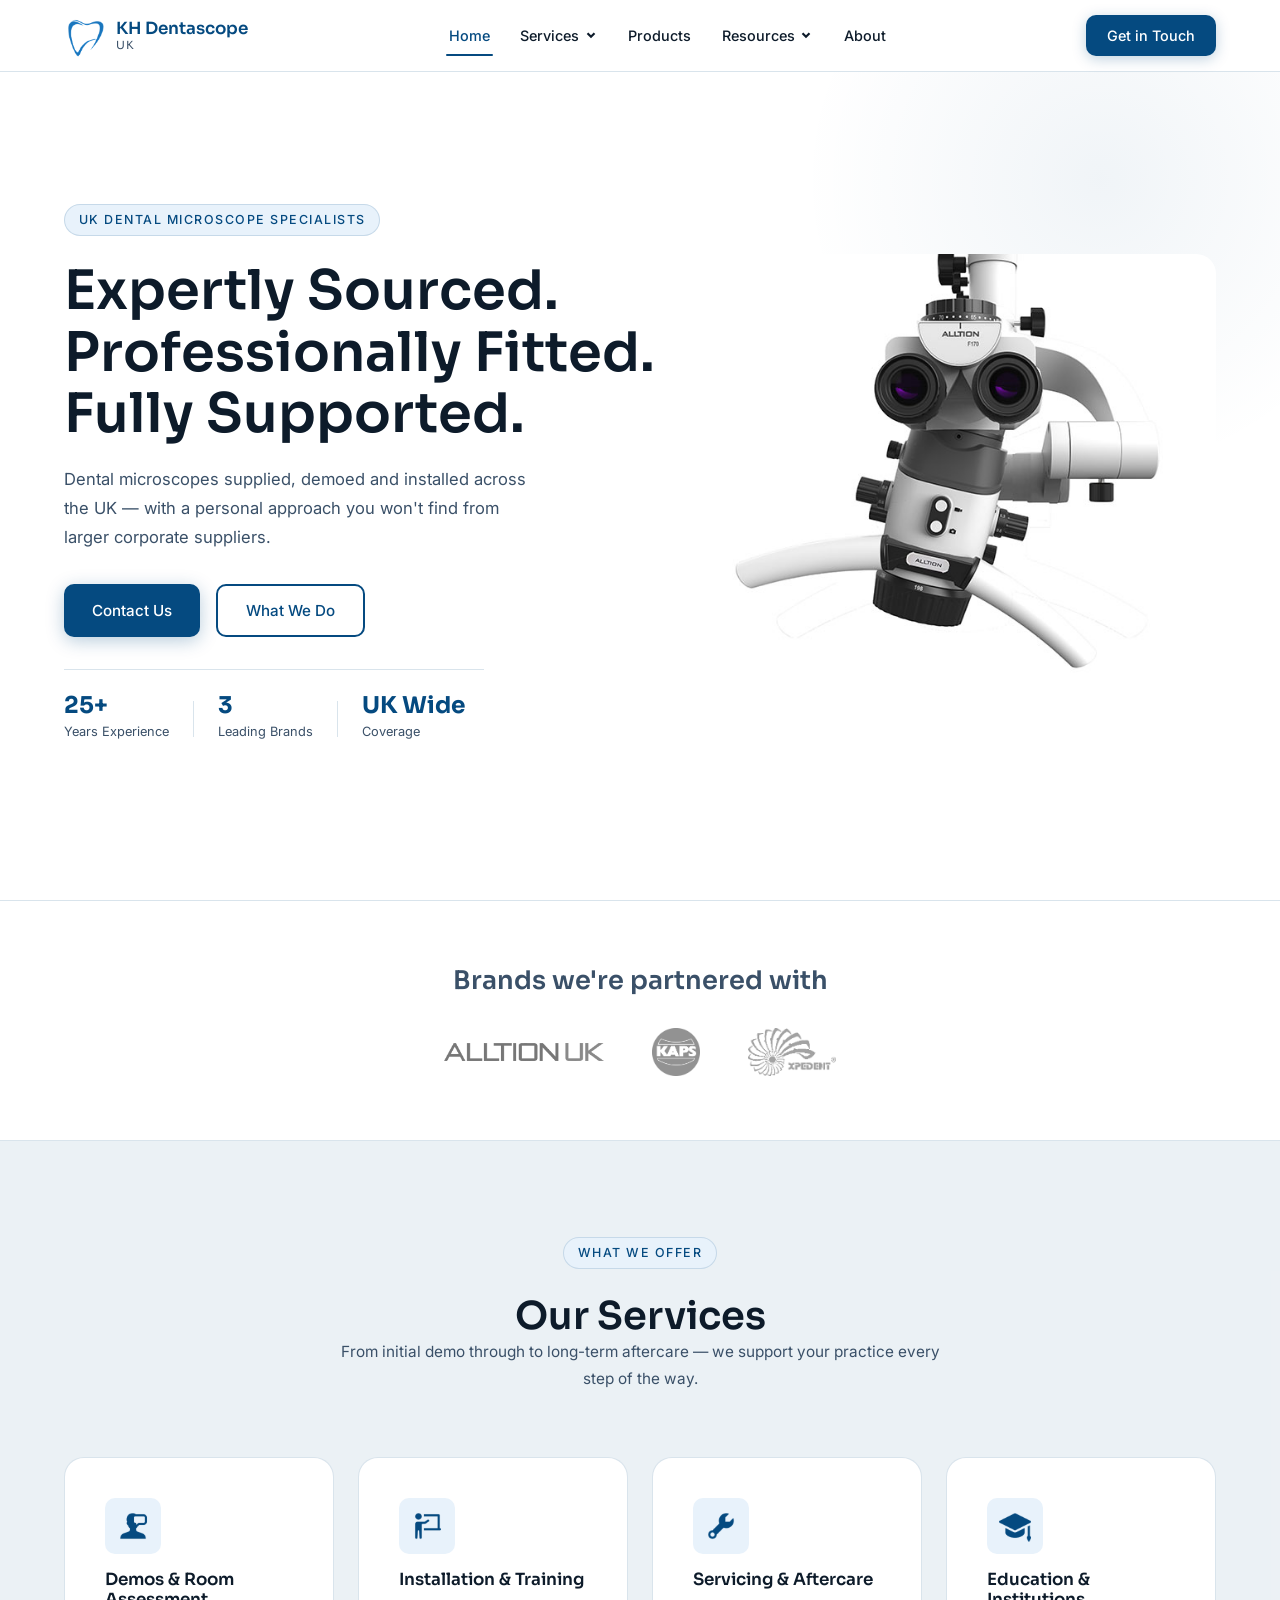
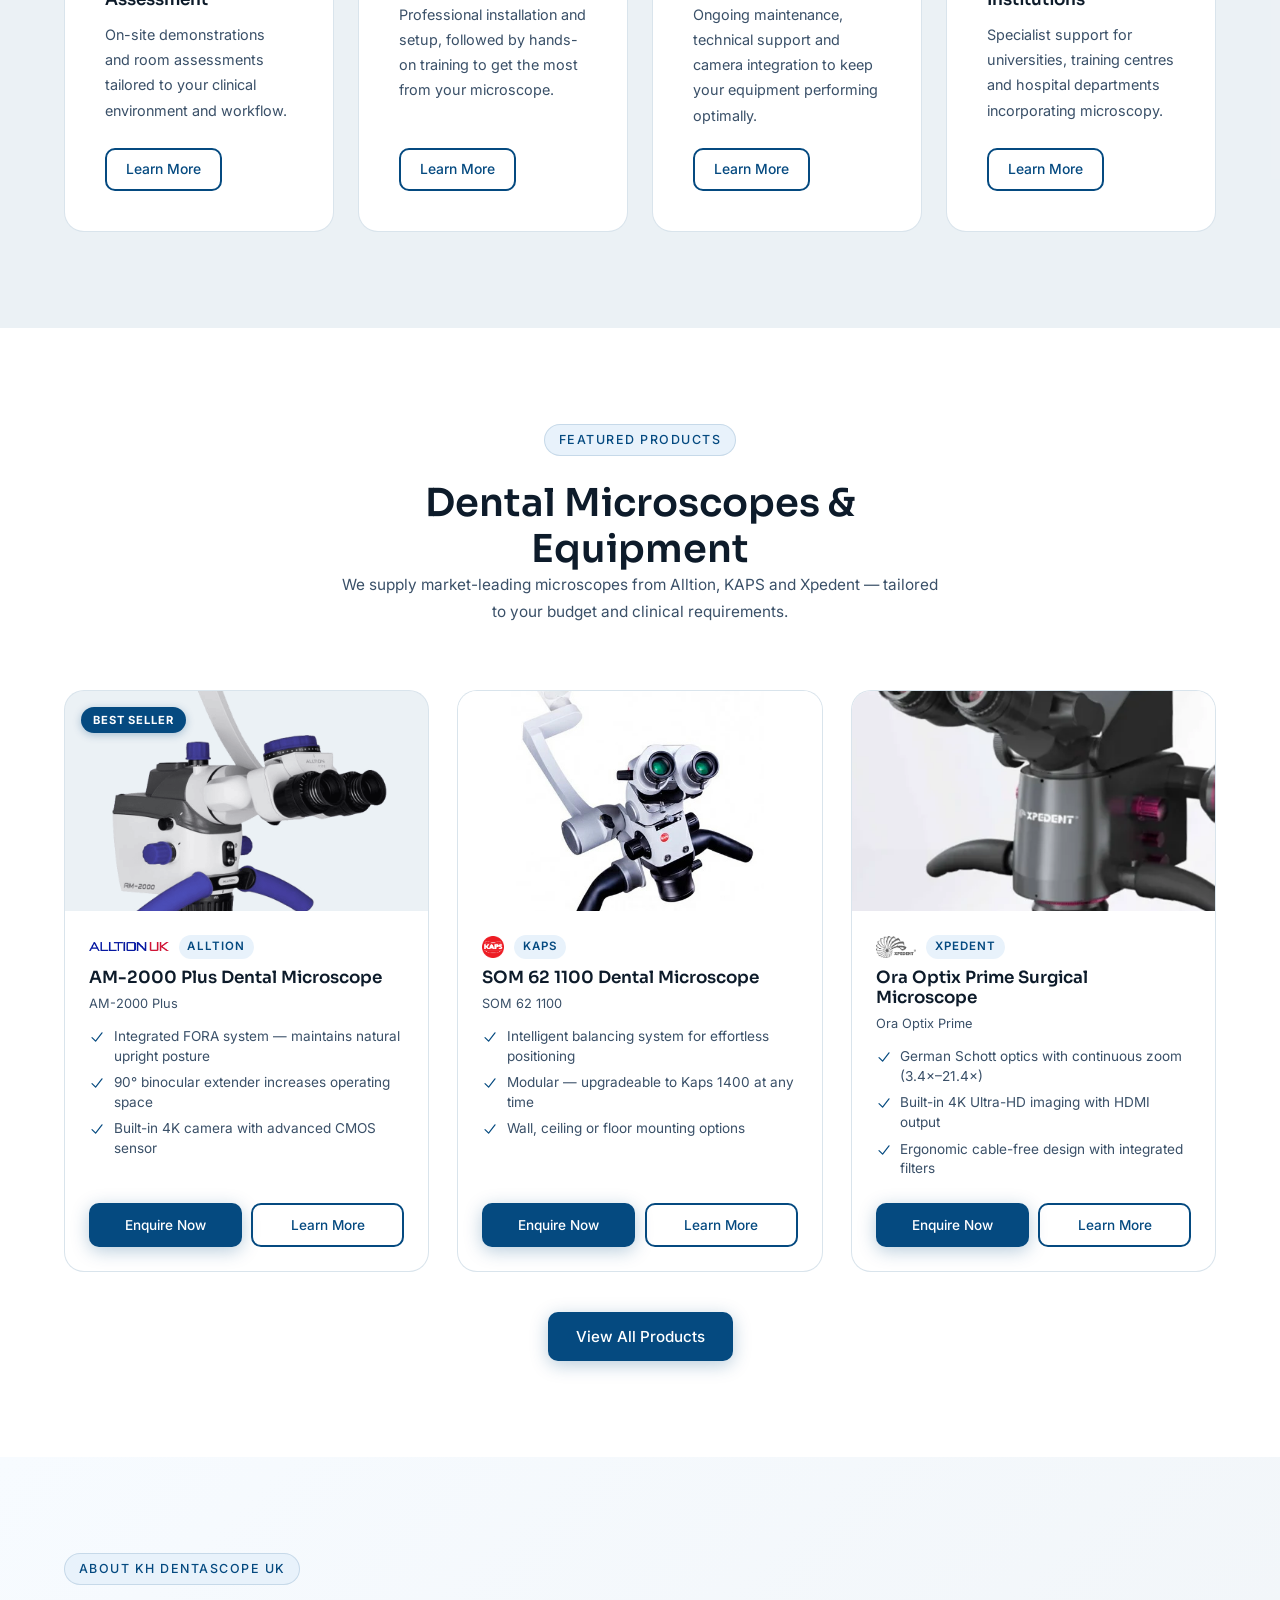
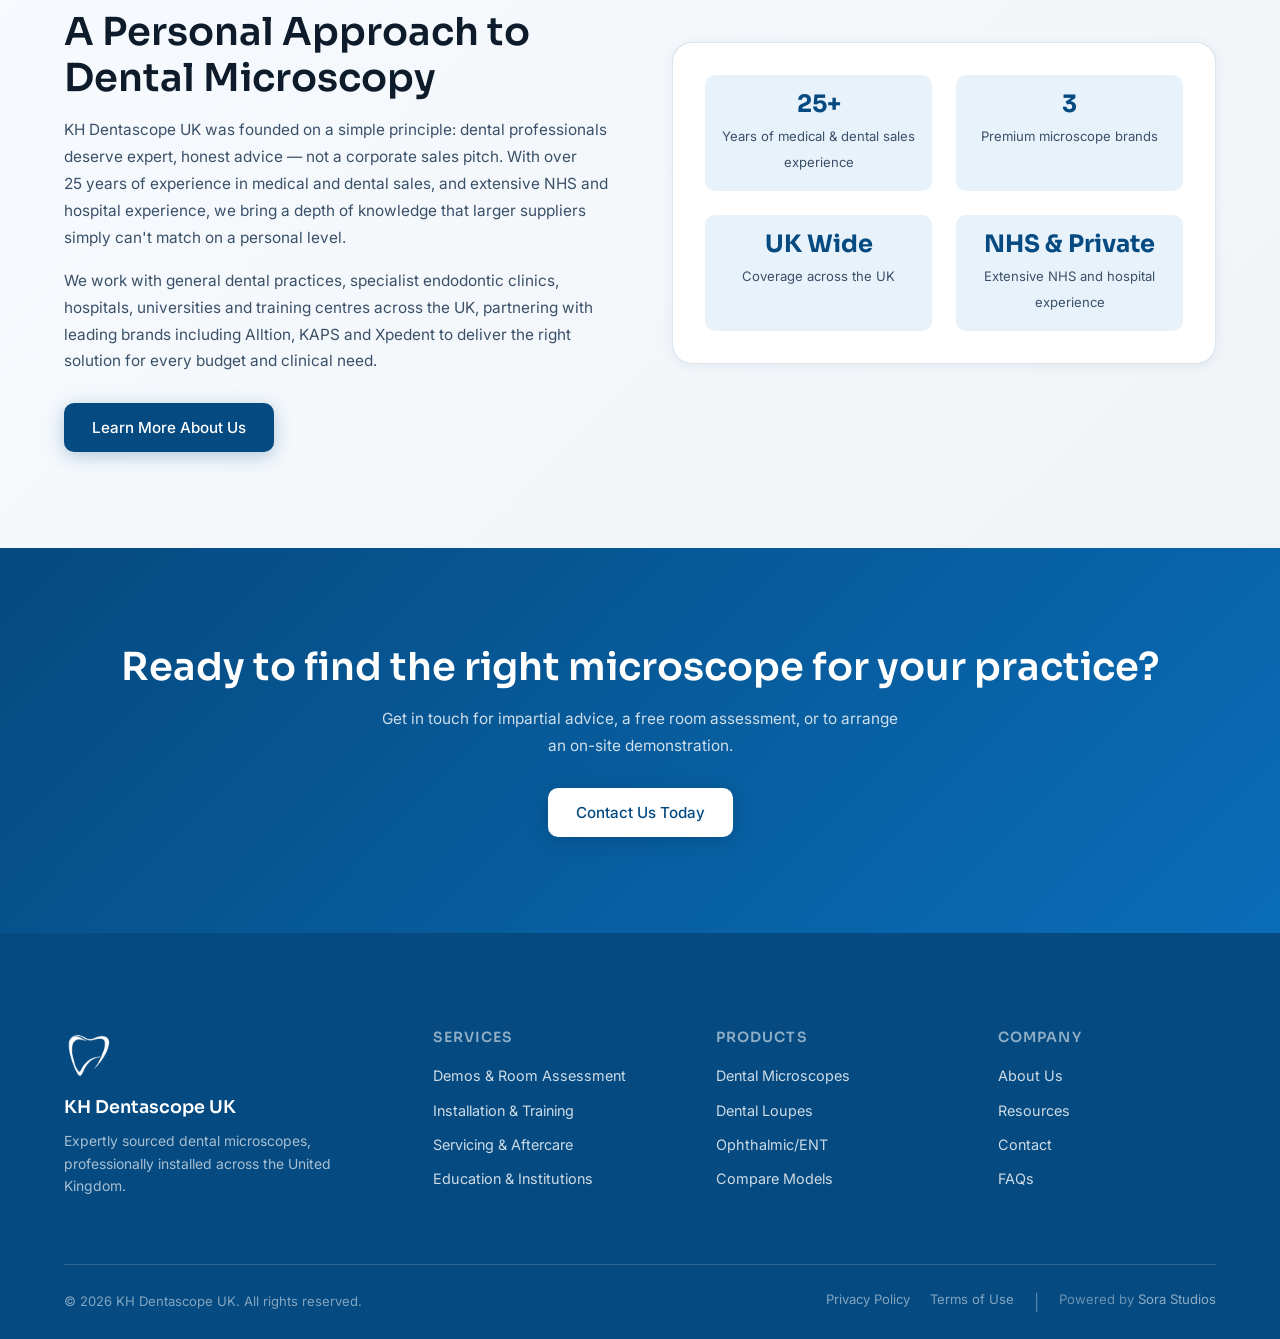
<file: index.html>
<!DOCTYPE html>
<html lang="en"><head>
  <meta charset="UTF-8">
  <meta name="viewport" content="width=device-width, initial-scale=1.0">
  <title>KH Dentascope UK — Dental Microscope Specialists</title>
  <meta name="description" content="KH Dentascope UK supplies and installs dental microscopes across the UK. Expert sales, installation, training and aftercare for dental practices, hospitals and universities. 25+ years experience.">
  <meta name="keywords" content="dental microscope UK, dental microscope installation, Alltion microscope, Kaps microscope, Xpedent microscope, endodontic microscope, dental microscope supplier">
  <meta property="og:title" content="KH Dentascope UK — Dental Microscope Specialists">
  <meta property="og:description" content="Expertly sourced dental microscopes supplied, demoed and installed across the UK — with a personal approach you won't find from larger suppliers.">
  <meta property="og:type" content="website">
  <link rel="canonical" href="https://www.khdentascopeuk.co.uk/">
  <link rel="preconnect" href="https://fonts.googleapis.com">
  <link rel="preconnect" href="https://fonts.gstatic.com" crossorigin="">
  <link rel="stylesheet" href="assets/css/global.css">
  <link rel="stylesheet" href="style.css">
  <!-- Structured Data -->
  <script type="application/ld+json">
  {
    "@context": "https://schema.org",
    "@type": "LocalBusiness",
    "name": "KH Dentascope UK",
    "description": "Dental microscope supplier and installer for dental practices, hospitals and universities across the UK.",
    "url": "https://www.khdentascopeuk.co.uk",
    "areaServed": "United Kingdom",
    "serviceType": ["Dental Equipment Sales", "Dental Microscope Installation", "Dental Equipment Training"]
  }
  </script>
</head>
<body>

  <!-- PRELOADER -->
  <div id="preloader" aria-hidden="true">
    <img src="Website Assets/tooth load screen.png" onerror="this.outerHTML='&lt;div class=\'preloader-logo-fallback\'&gt;&lt;/div&gt;'" class="preloader-logo" alt="Loading KH Dentascope UK">
    <span class="preloader-text">KH Dentascope UK</span>
  </div>

  <!-- NAV (built by JS) -->
  <header class="site-nav" id="site-nav" role="banner"></header>

  <main>

    <!-- ══ HERO ══════════════════════════════════════════════ -->
    <section class="hero" id="hero" aria-label="Hero">
      <div class="container hero-inner">

        <!-- Left: copy -->
        <div class="hero-copy fade-in">
          <span class="eyebrow" data-edit="home.hero.eyebrow" data-edit-label="Hero eyebrow">UK Dental Microscope Specialists</span>
          <h1 class="hero-h1" data-edit="home.hero.heading" data-edit-label="Hero heading">
            Expertly Sourced.<br>
            Professionally&nbsp;Fitted.<br>
            Fully Supported.
          </h1>
          <p class="hero-desc" data-edit="home.hero.desc" data-edit-label="Hero description">
            Dental microscopes supplied, demoed and installed across the UK&nbsp;—
            with a personal approach you won't find from larger corporate suppliers.</p>
          <div class="hero-ctas">
            <a href="contact/index.html" class="btn btn-primary">Contact Us</a>
            <a href="#intro" class="btn btn-outline">What We Do</a>
          </div>
          <div class="hero-divider"></div>
          <ul class="hero-stats" aria-label="Key statistics">
            <li>
              <strong>25+</strong>
              <span>Years Experience</span>
            </li>
            <li class="stat-sep" aria-hidden="true"></li>
            <li>
              <strong>3</strong>
              <span>Leading Brands</span>
            </li>
            <li class="stat-sep" aria-hidden="true"></li>
            <li>
              <strong>UK Wide</strong>
              <span>Coverage</span>
            </li>
          </ul>
        </div>

        <!-- Right: image -->
        <div class="hero-image-wrap fade-in fade-in-delay-2">
          <img src="Website Assets/Products/am5000FORA1.jpg" onerror="this.parentElement.classList.add('hero-img-placeholder')" alt="Dental microscope installed in a dental surgery" class="hero-img" loading="eager" data-edit="home.hero.image" data-edit-label="Hero image" data-edit-type="image">
        </div>

      </div>
    </section>

    <!-- ══ BRANDS ══════════════════════════════════════════════ -->
    <section class="brands-section section-pad-sm" aria-label="Brand partners">
      <div class="container text-center">
        <h2 class="brands-heading fade-in" data-edit="home.brands.heading" data-edit-label="Brands heading">Brands we're partnered with</h2>
        <div class="brands-logos fade-in fade-in-delay-1">
          <a href="https://www.alltion.uk/home" target="_blank" rel="noopener noreferrer">
            <img src="Website Assets/Brand - Alltion UK.png" onerror="this.onerror=null;this.style.display='none';this.insertAdjacentHTML('afterend','&lt;span class=\'brand-placeholder\'&gt;Alltion UK&lt;/span&gt;')" alt="Alltion UK — dental microscope brand" class="brand-logo">
          </a>
          <a href="https://kaps-international.com/en/" target="_blank" rel="noopener noreferrer">
            <img src="Website Assets/Brand - KAPS.png" onerror="this.onerror=null;this.style.display='none';this.insertAdjacentHTML('afterend','&lt;span class=\'brand-placeholder\'&gt;KAPS&lt;/span&gt;')" alt="KAPS — dental microscope brand" class="brand-logo">
          </a>
          <a href="https://www.xpedent.co.uk/" target="_blank" rel="noopener noreferrer">
            <img src="Website Assets/Brand - Xpedent.png" onerror="this.onerror=null;this.style.display='none';this.insertAdjacentHTML('afterend','&lt;span class=\'brand-placeholder\'&gt;Xpedent&lt;/span&gt;')" alt="Xpedent — dental microscope brand" class="brand-logo">
          </a>
        </div>
      </div>
    </section>

    <!-- ══ SERVICES ══════════════════════════════════════════ -->
    <section class="services-section section-pad" id="services" aria-labelledby="services-heading">
      <div class="container">
        <div class="text-center section-intro fade-in">
          <span class="eyebrow" data-edit="home.services.eyebrow" data-edit-label="Services eyebrow">What We Offer</span>
          <h2 id="services-heading" data-edit="home.services.heading" data-edit-label="Services heading">Our Services</h2>
          <p data-edit="home.services.desc" data-edit-label="Services description">From initial demo through to long-term aftercare — we support your practice every step of the way.</p>
        </div>
        <div class="services-grid">

          <div class="service-tile card fade-in fade-in-delay-1">
            <div class="service-icon-wrap">
              <img src="Website Assets/Services Icon - Demos.png" onerror="this.parentElement.innerHTML='&lt;div class=\'icon-fallback\'&gt;🔬&lt;/div&gt;'" alt="" aria-hidden="true" class="service-icon" data-edit="home.services.tile1.icon" data-edit-label="Demos icon" data-edit-type="image">
            </div>
            <h3 data-edit="home.services.tile1.title" data-edit-label="Demos title">Demos &amp; Room Assessment</h3>
            <p data-edit="home.services.tile1.desc" data-edit-label="Demos description">On-site demonstrations and room assessments tailored to your clinical environment and workflow.</p>
            <a href="services/index.html#demos" class="btn btn-outline btn-sm learn-more-link">Learn More</a>
          </div>

          <div class="service-tile card fade-in fade-in-delay-2">
            <div class="service-icon-wrap">
              <img src="Website Assets/Services Icon - Training.png" onerror="this.parentElement.innerHTML='&lt;div class=\'icon-fallback\'&gt;🎓&lt;/div&gt;'" alt="" aria-hidden="true" class="service-icon" data-edit="home.services.tile2.icon" data-edit-label="Training icon" data-edit-type="image">
            </div>
            <h3 data-edit="home.services.tile2.title" data-edit-label="Training title">Installation &amp; Training</h3>
            <p data-edit="home.services.tile2.desc" data-edit-label="Training description">Professional installation and setup, followed by hands-on training to get the most from your microscope.</p>
            <a href="services/index.html#install" class="btn btn-outline btn-sm learn-more-link">Learn More</a>
          </div>

          <div class="service-tile card fade-in fade-in-delay-3">
            <div class="service-icon-wrap">
              <img src="Website Assets/Services Icon - Servicing.png" onerror="this.parentElement.innerHTML='&lt;div class=\'icon-fallback\'&gt;🔧&lt;/div&gt;'" alt="" aria-hidden="true" class="service-icon" data-edit="home.services.tile3.icon" data-edit-label="Servicing icon" data-edit-type="image">
            </div>
            <h3 data-edit="home.services.tile3.title" data-edit-label="Servicing title">Servicing &amp; Aftercare</h3>
            <p data-edit="home.services.tile3.desc" data-edit-label="Servicing description">Ongoing maintenance, technical support and camera integration to keep your equipment performing optimally.</p>
            <a href="services/index.html#servicing" class="btn btn-outline btn-sm learn-more-link">Learn More</a>
          </div>

          <div class="service-tile card fade-in fade-in-delay-4">
            <div class="service-icon-wrap">
              <img src="Website Assets/Services Icon - Education.png" onerror="this.parentElement.innerHTML='&lt;div class=\'icon-fallback\'&gt;🏫&lt;/div&gt;'" alt="" aria-hidden="true" class="service-icon" data-edit="home.services.tile4.icon" data-edit-label="Education icon" data-edit-type="image">
            </div>
            <h3 data-edit="home.services.tile4.title" data-edit-label="Education title">Education &amp; Institutions</h3>
            <p data-edit="home.services.tile4.desc" data-edit-label="Education description">Specialist support for universities, training centres and hospital departments incorporating microscopy.</p>
            <a href="services/index.html#education" class="btn btn-outline btn-sm learn-more-link">Learn More</a>
          </div>

        </div>
      </div>
    </section>

    <!-- ══ PRODUCTS SHOWCASE ══════════════════════════════════ -->
    <section class="products-section section-pad" id="products" aria-labelledby="products-heading">
      <div class="container">
        <div class="text-center section-intro fade-in">
          <span class="eyebrow" data-edit="home.products.eyebrow" data-edit-label="Products eyebrow">Featured Products</span>
          <h2 id="products-heading" data-edit="home.products.heading" data-edit-label="Products heading">Dental Microscopes &amp; Equipment</h2>
          <p data-edit="home.products.desc" data-edit-label="Products description">We supply market-leading microscopes from Alltion, KAPS and Xpedent — tailored to your budget and clinical requirements.</p>
        </div>
        <div class="products-grid">

          <article class="product-card fade-in fade-in-delay-1">
            <span class="product-card-badge">Best Seller</span>
            <div class="product-tile-img-wrap" style="height:220px;">
              <img src="Website Assets/Products/am2000plus product image.png" onerror="this.parentElement.innerHTML='&lt;div class=\'product-tile-img-placeholder\'&gt;&lt;span&gt;Image Coming Soon&lt;/span&gt;&lt;/div&gt;'" alt="AM-2000 Plus Dental Microscope" class="product-tile-img">
            </div>
            <div class="product-card-body">
              <div class="product-card-brand-row">
                <img src="Website Assets/Brand - Alltion UK.png" onerror="this.style.display='none'" alt="Alltion UK" class="product-card-brand-logo">
                <span class="product-card-brand-badge">Alltion</span>
              </div>
              <h3>AM-2000 Plus Dental Microscope</h3>
              <span class="product-card-model">AM-2000 Plus</span>
              <ul class="product-card-features">
                <li>Integrated FORA system — maintains natural upright posture</li>
                <li>90° binocular extender increases operating space</li>
                <li>Built-in 4K camera with advanced CMOS sensor</li>
              </ul>
              <div class="product-card-ctas">
                <a href="contact/index.html?enquiry_type=product&amp;message=I would like to know more information and pricing regarding AM-2000 Plus Dental Microscope" class="btn btn-primary btn-sm" style="justify-content:center;">Enquire Now</a>
                  <a href="products/index.html?open=am2000-plus" class="btn btn-outline btn-sm" style="justify-content:center;">Learn More</a>
              </div>
            </div>
          </article>

          <article class="product-card fade-in fade-in-delay-2">
            <div class="product-tile-img-wrap" style="height:220px;">
              <img src="Website Assets/Products/KAPS SOM 621100 Product Image.jpg" onerror="this.parentElement.innerHTML='&lt;div class=\'product-tile-img-placeholder\'&gt;&lt;span&gt;Image Coming Soon&lt;/span&gt;&lt;/div&gt;'" alt="SOM 62 1100 Dental Microscope" class="product-tile-img">
            </div>
            <div class="product-card-body">
              <div class="product-card-brand-row">
                <img src="Website Assets/Brand - KAPS.png" onerror="this.style.display='none'" alt="Kaps" class="product-card-brand-logo">
                <span class="product-card-brand-badge">Kaps</span>
              </div>
              <h3>SOM 62 1100 Dental Microscope</h3>
              <span class="product-card-model">SOM 62 1100</span>
              <ul class="product-card-features">
                <li>Intelligent balancing system for effortless positioning</li>
                <li>Modular — upgradeable to Kaps 1400 at any time</li>
                <li>Wall, ceiling or floor mounting options</li>
              </ul>
              <div class="product-card-ctas">
                <a href="contact/index.html?enquiry_type=product&amp;message=I would like to know more information and pricing regarding SOM 62 1100 Dental Microscope" class="btn btn-primary btn-sm" style="justify-content:center;">Enquire Now</a>
                <a href="products/index.html?open=kaps-som62-1100" class="btn btn-outline btn-sm" style="justify-content:center;">Learn More</a>
              </div>
            </div>
          </article>

          <article class="product-card fade-in fade-in-delay-3">
            <div class="product-tile-img-wrap" style="height:220px;">
              <img src="Website Assets/Products/Ora Optix Prime prodcut Image.png" onerror="this.parentElement.innerHTML='&lt;div class=\'product-tile-img-placeholder\'&gt;&lt;span&gt;Image Coming Soon&lt;/span&gt;&lt;/div&gt;'" alt="Ora Optix Prime Surgical Microscope" class="product-tile-img">
            </div>
            <div class="product-card-body">
              <div class="product-card-brand-row">
                <img src="Website Assets/Brand - Xpedent.png" onerror="this.style.display='none'" alt="Xpedent" class="product-card-brand-logo">
                <span class="product-card-brand-badge">Xpedent</span>
              </div>
              <h3>Ora Optix Prime Surgical Microscope</h3>
              <span class="product-card-model">Ora Optix Prime</span>
              <ul class="product-card-features">
                <li>German Schott optics with continuous zoom (3.4×–21.4×)</li>
                <li>Built-in 4K Ultra-HD imaging with HDMI output</li>
                <li>Ergonomic cable-free design with integrated filters</li>
              </ul>
              <div class="product-card-ctas">
                <a href="contact/index.html?enquiry_type=product&amp;message=I would like to know more information and pricing regarding Ora Optix Prime Surgical Microscope" class="btn btn-primary btn-sm" style="justify-content:center;">Enquire Now</a>
                <a href="products/index.html?open=ora-optix-prime" class="btn btn-outline btn-sm" style="justify-content:center;">Learn More</a>
              </div>
            </div>
          </article>

        </div>
        <div class="text-center" style="margin-top:2.5rem;">
          <a href="products/index.html" class="btn btn-primary fade-in">View All Products</a>
        </div>
      </div>
    </section>

    <!-- ══ ABOUT INTRO ════════════════════════════════════════ -->
    <section class="about-section section-pad" id="intro" aria-labelledby="about-heading">
      <div class="container about-inner">
        <div class="about-copy fade-in">
          <span class="eyebrow" data-edit="home.about.eyebrow" data-edit-label="About eyebrow">About KH Dentascope UK</span>
          <h2 id="about-heading" data-edit="home.about.heading" data-edit-label="About heading">A Personal Approach to Dental Microscopy</h2>
          <p data-edit="home.about.p1" data-edit-label="About paragraph 1">
            KH Dentascope UK was founded on a simple principle: dental professionals deserve expert, honest advice — not a corporate sales pitch. With over 25&nbsp;years of experience in medical and dental sales, and extensive NHS and hospital experience, we bring a depth of knowledge that larger suppliers simply can't match on a personal level.
          </p>
          <p style="margin-top:1rem;" data-edit="home.about.p2" data-edit-label="About paragraph 2">
            We work with general dental practices, specialist endodontic clinics, hospitals, universities and training centres across the UK, partnering with leading brands including Alltion, KAPS and Xpedent to deliver the right solution for every budget and clinical need.
          </p>
          <a href="about/index.html" class="btn btn-primary" style="margin-top:1.75rem;">Learn More About Us</a>
        </div>
        <div class="about-visual fade-in fade-in-delay-2">
          <div class="about-stats-block">
            <div class="about-stat">
              <strong>25+</strong>
              <span>Years of medical &amp; dental sales experience</span>
            </div>
            <div class="about-stat">
              <strong>3</strong>
              <span>Premium microscope brands</span>
            </div>
            <div class="about-stat">
              <strong>UK Wide</strong>
              <span>Coverage across the UK</span>
            </div>
            <div class="about-stat">
              <strong>NHS &amp; Private</strong>
              <span>Extensive NHS and hospital experience</span>
            </div>
          </div>
        </div>
      </div>
    </section>

    <!-- ══ CTA BANNER ════════════════════════════════════════ -->
    <section class="cta-banner section-pad" aria-label="Call to action">
      <div class="container text-center fade-in">
        <h2 data-edit="home.cta.heading" data-edit-label="CTA heading">Ready to find the right microscope for your practice?</h2>
        <p style="margin:1rem auto;max-width:520px;color:rgba(255,255,255,0.8);" data-edit="home.cta.desc" data-edit-label="CTA description">
          Get in touch for impartial advice, a free room assessment, or to arrange an on-site demonstration.
        </p>
        <a href="contact/index.html" class="btn" style="background:#fff;color:var(--colour-primary);margin-top:0.75rem;box-shadow:0 4px 20px rgba(0,0,0,0.15);">
          Contact Us Today
        </a>
      </div>
    </section>

  </main>

  <!-- FOOTER (built by JS) -->
  <footer class="site-footer" id="site-footer" role="contentinfo"></footer>

  <script src="assets/js/global.js"></script>
  <script src="script.js"></script>


</body></html>
</file>
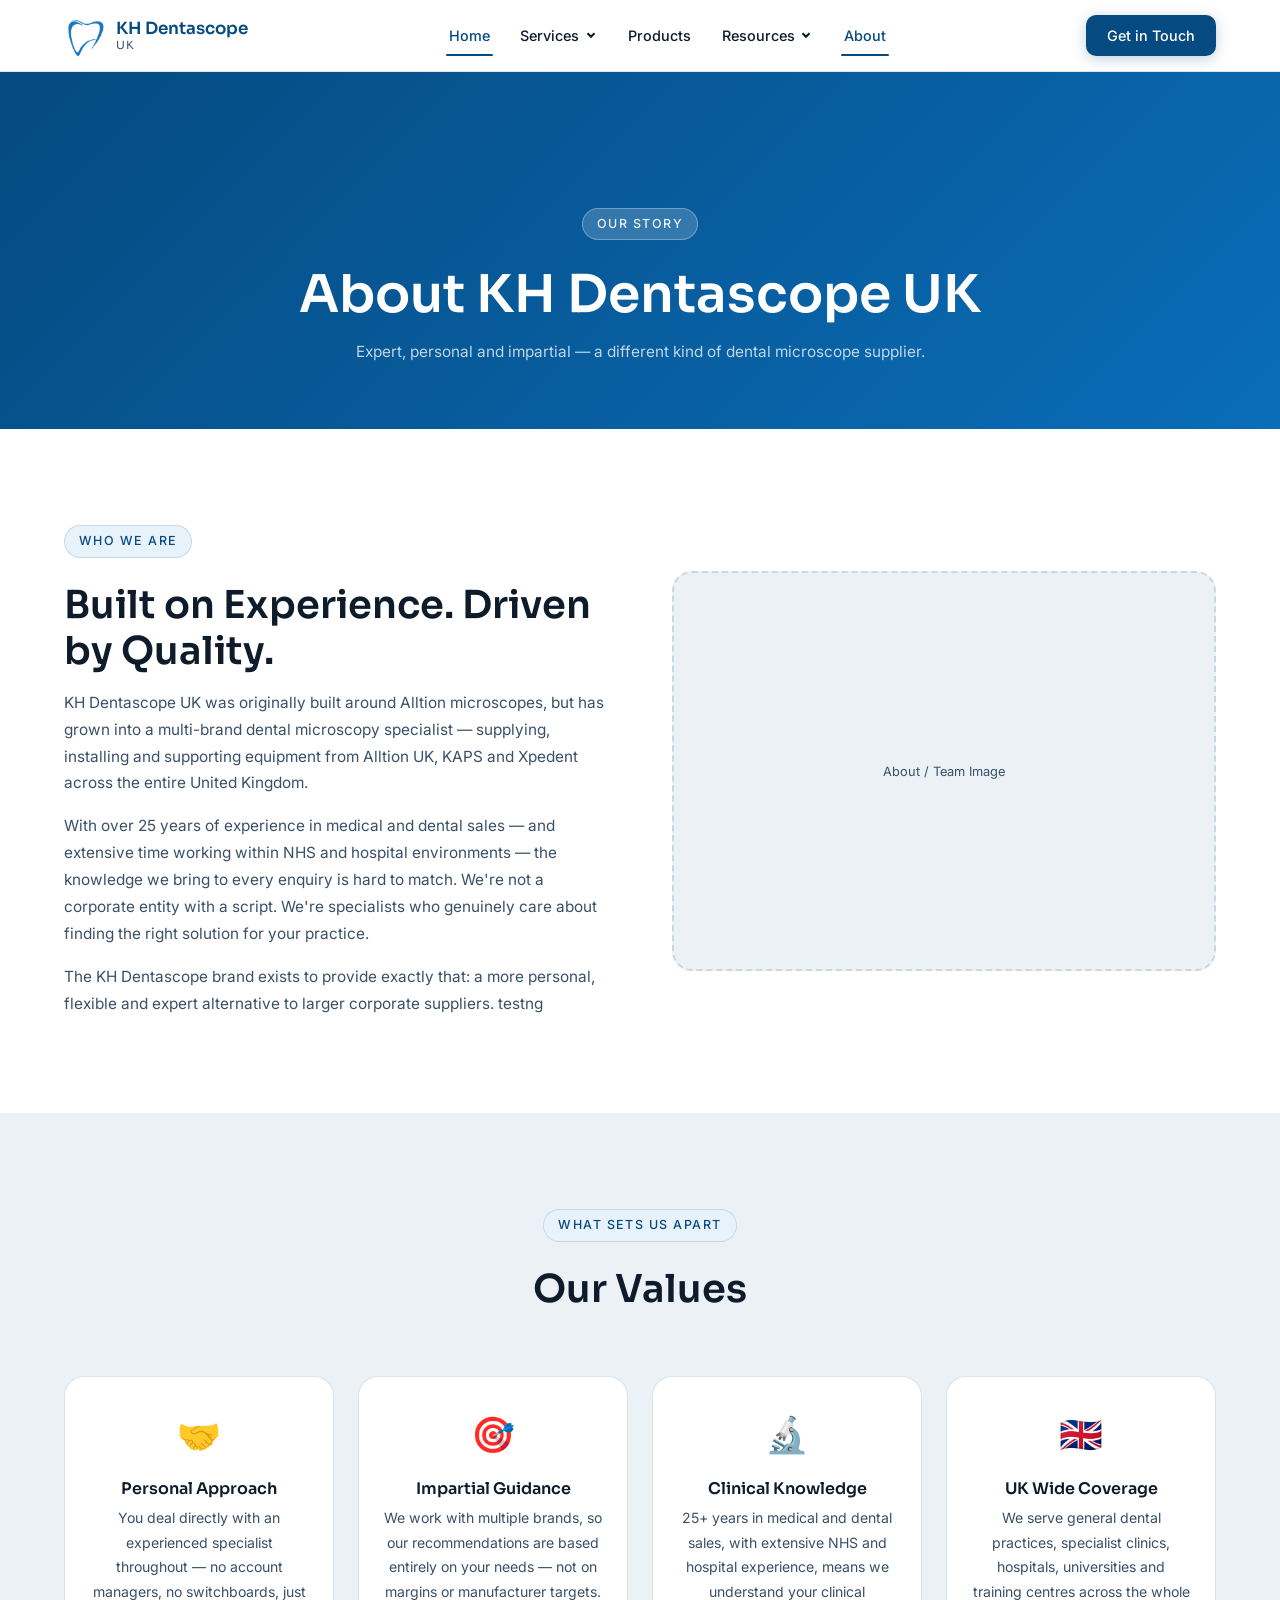
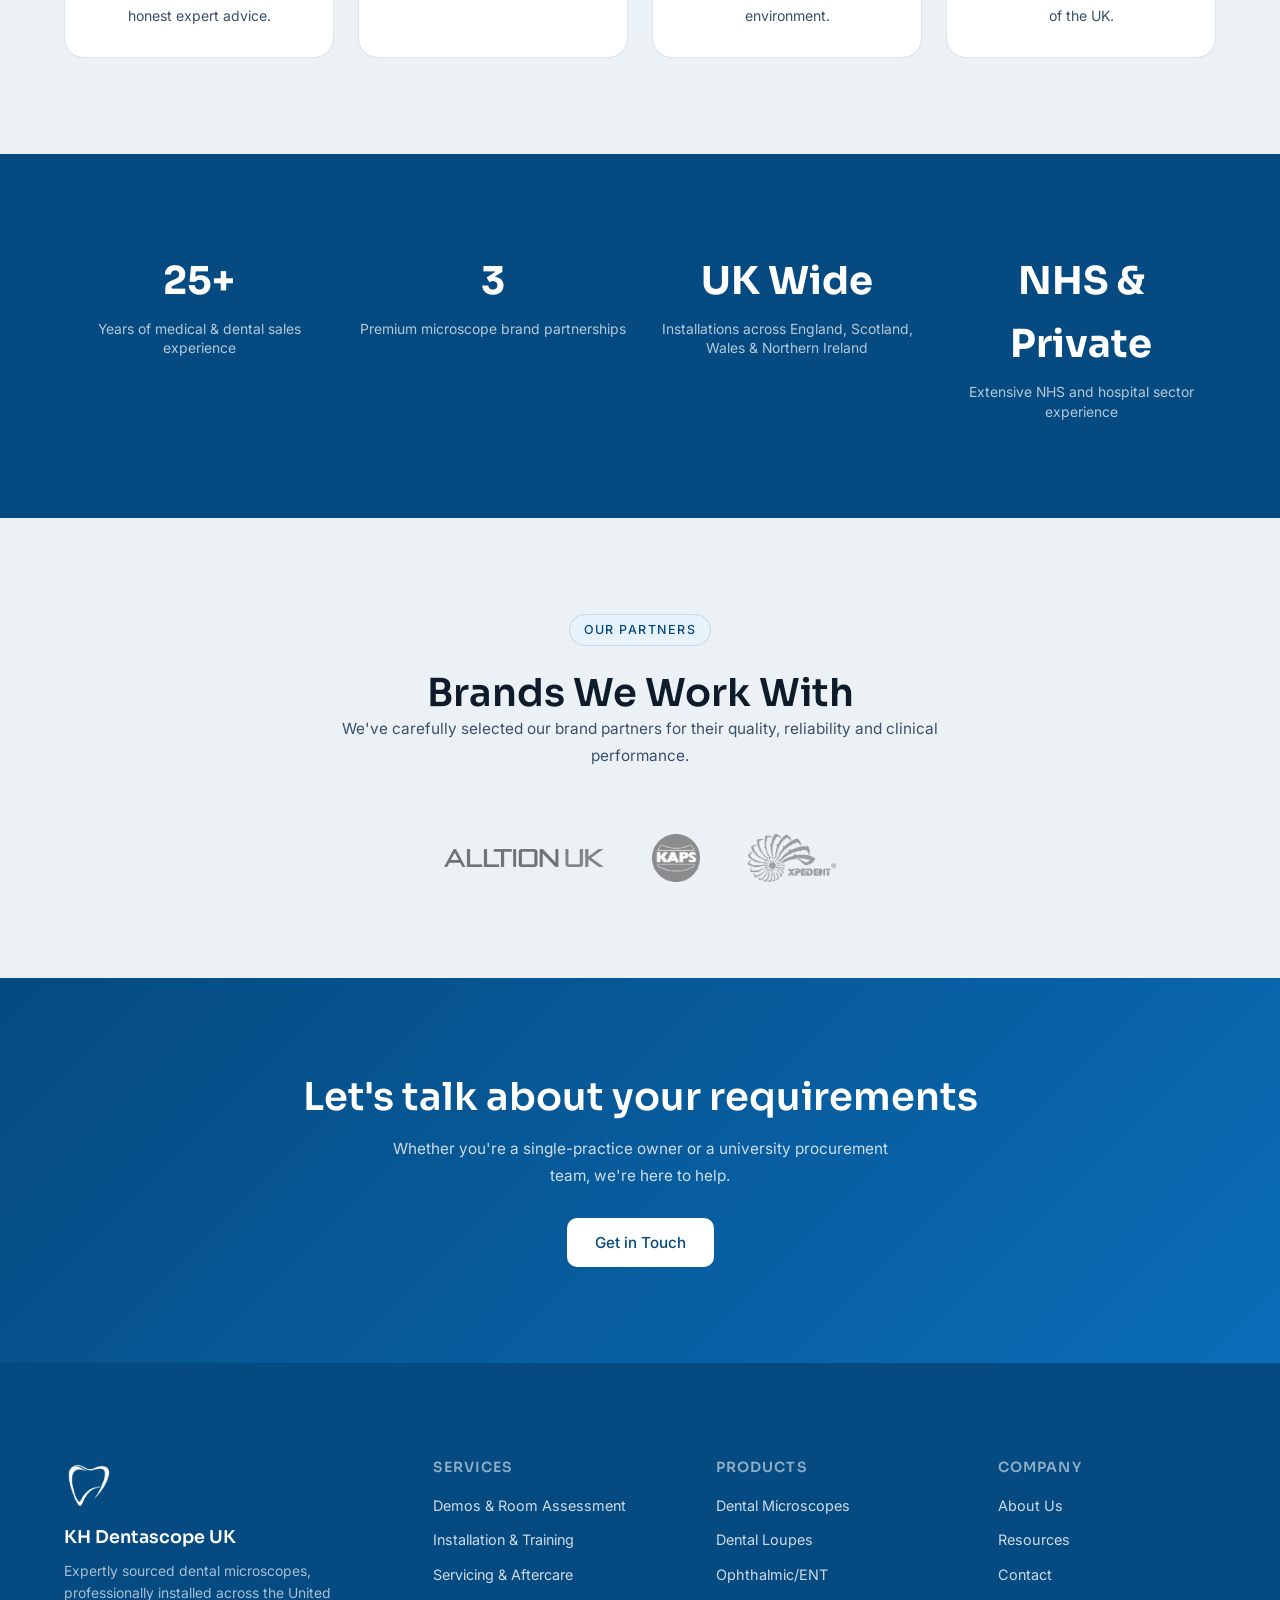
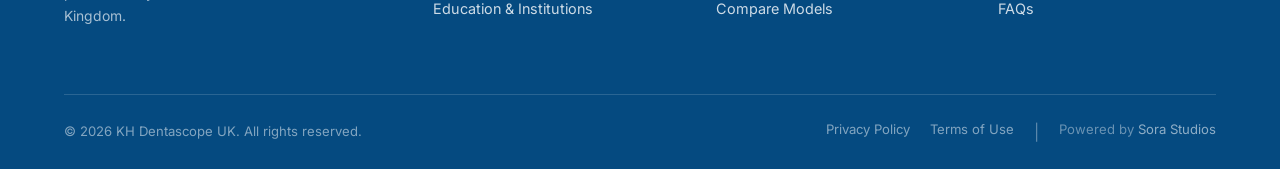
<file: about/index.html>
<!DOCTYPE html>
<html lang="en"><head>
  <meta charset="UTF-8">
  <meta name="viewport" content="width=device-width, initial-scale=1.0">
  <title>About Us — KH Dentascope UK</title>
  <meta name="description" content="Learn about KH Dentascope UK — 25+ years of medical and dental sales experience, partnered with Alltion, KAPS and Xpedent to deliver personal, expert dental microscope solutions across the UK.">
  <meta name="keywords" content="KH Dentascope UK about, dental microscope specialist UK, dental microscope expert">
  <link rel="preconnect" href="https://fonts.googleapis.com">
  <link rel="preconnect" href="https://fonts.gstatic.com" crossorigin="">
  <link rel="stylesheet" href="../assets/css/global.css">
  <link rel="stylesheet" href="style.css">
</head>
<body>

  <div id="preloader" aria-hidden="true">
    <img src="../Website Assets/tooth load screen.png" onerror="this.outerHTML='&lt;div&gt;&lt;/div&gt;'" class="preloader-logo" alt="">
    <span class="preloader-text">KH Dentascope UK</span>
  </div>

  <header class="site-nav" id="site-nav" role="banner"></header>

  <main class="page-content">

    <div class="page-header">
      <div class="container">
        <span class="eyebrow" data-edit="about.header.eyebrow" data-edit-label="Header eyebrow">Our Story</span>
        <h1 data-edit="about.header.heading" data-edit-label="Header heading">About KH Dentascope UK</h1>
        <p data-edit="about.header.desc" data-edit-label="Header description">Expert, personal and impartial — a different kind of dental microscope supplier.</p>
      </div>
    </div>

    <!-- ══ INTRO ════════════════════════════════════════════ -->
    <section class="section-pad" aria-label="About us introduction">
      <div class="container about-story">
        <div class="about-story-copy fade-in">
          <span class="eyebrow" data-edit="about.intro.eyebrow" data-edit-label="Intro eyebrow">Who We Are</span>
          <h2 data-edit="about.intro.heading" data-edit-label="Intro heading">Built on Experience. Driven by Quality.</h2>
          <p data-edit="about.intro.p1" data-edit-label="Intro paragraph 1">
            KH Dentascope UK was originally built around Alltion microscopes, but has grown into a multi-brand dental microscopy specialist — supplying, installing and supporting equipment from Alltion UK, KAPS and Xpedent across the entire United Kingdom.
          </p>
          <p style="margin-top:1rem;" data-edit="about.intro.p2" data-edit-label="Intro paragraph 2">
            With over 25 years of experience in medical and dental sales — and extensive time working within NHS and hospital environments — the knowledge we bring to every enquiry is hard to match. We're not a corporate entity with a script. We're specialists who genuinely care about finding the right solution for your practice.
          </p>
          <p style="margin-top:1rem;" data-edit="about.intro.p3" data-edit-label="Intro paragraph 3">
            The KH Dentascope brand exists to provide exactly that: a more personal, flexible and expert alternative to larger corporate suppliers. testng</p>
        </div>
        <div class="about-story-visual fade-in fade-in-delay-2">
          <div class="img-placeholder" style="height:400px;border-radius:var(--border-radius-lg);" data-edit="about.intro.image" data-edit-label="About visual" data-edit-type="image-placeholder">
            <span>About / Team Image</span>
          </div>
        </div>
      </div>
    </section>

    <!-- ══ VALUES ════════════════════════════════════════════ -->
    <section class="section-pad alt-bg" aria-labelledby="values-heading">
      <div class="container">
        <div class="text-center section-intro fade-in">
          <span class="eyebrow" data-edit="about.values.eyebrow" data-edit-label="Values eyebrow">What Sets Us Apart</span>
          <h2 id="values-heading" data-edit="about.values.heading" data-edit-label="Values heading">Our Values</h2>
        </div>
        <div class="values-grid">
          <div class="value-card fade-in fade-in-delay-1">
            <div class="value-icon">🤝</div>
            <h3 data-edit="about.values.card1.title" data-edit-label="Value 1 title">Personal Approach</h3>
            <p data-edit="about.values.card1.desc" data-edit-label="Value 1 description">You deal directly with an experienced specialist throughout — no account managers, no switchboards, just honest expert advice.</p>
          </div>
          <div class="value-card fade-in fade-in-delay-2">
            <div class="value-icon">🎯</div>
            <h3 data-edit="about.values.card2.title" data-edit-label="Value 2 title">Impartial Guidance</h3>
            <p data-edit="about.values.card2.desc" data-edit-label="Value 2 description">We work with multiple brands, so our recommendations are based entirely on your needs — not on margins or manufacturer targets.</p>
          </div>
          <div class="value-card fade-in fade-in-delay-3">
            <div class="value-icon">🔬</div>
            <h3 data-edit="about.values.card3.title" data-edit-label="Value 3 title">Clinical Knowledge</h3>
            <p data-edit="about.values.card3.desc" data-edit-label="Value 3 description">25+ years in medical and dental sales, with extensive NHS and hospital experience, means we understand your clinical environment.</p>
          </div>
          <div class="value-card fade-in fade-in-delay-4">
            <div class="value-icon">🇬🇧</div>
            <h3 data-edit="about.values.card4.title" data-edit-label="Value 4 title">UK Wide Coverage</h3>
            <p data-edit="about.values.card4.desc" data-edit-label="Value 4 description">We serve general dental practices, specialist clinics, hospitals, universities and training centres across the whole of the UK.</p>
          </div>
        </div>
      </div>
    </section>

    <!-- ══ STATS ══════════════════════════════════════════════ -->
    <section class="section-pad stats-section" aria-label="Key statistics">
      <div class="container">
        <div class="stats-row fade-in">
          <div class="stat-item">
            <strong>25+</strong>
            <span>Years of medical &amp; dental sales experience</span>
          </div>
          <div class="stat-item">
            <strong>3</strong>
            <span>Premium microscope brand partnerships</span>
          </div>
          <div class="stat-item">
            <strong>UK Wide</strong>
            <span>Installations across England, Scotland, Wales &amp; Northern Ireland</span>
          </div>
          <div class="stat-item">
            <strong>NHS &amp; Private</strong>
            <span>Extensive NHS and hospital sector experience</span>
          </div>
        </div>
      </div>
    </section>

    <!-- ══ BRANDS ════════════════════════════════════════════ -->
    <section class="section-pad alt-bg" aria-labelledby="brands-heading">
      <div class="container text-center">
        <div class="section-intro fade-in">
          <span class="eyebrow" data-edit="about.brands.eyebrow" data-edit-label="Brands eyebrow">Our Partners</span>
          <h2 id="brands-heading" data-edit="about.brands.heading" data-edit-label="Brands heading">Brands We Work With</h2>
          <p data-edit="about.brands.desc" data-edit-label="Brands description">We've carefully selected our brand partners for their quality, reliability and clinical performance.</p>
        </div>
        <div class="brands-logos fade-in fade-in-delay-1">
          <img src="../Website Assets/Brand - Alltion UK.png" onerror="this.onerror=null;this.style.display='none';this.insertAdjacentHTML('afterend','&lt;span class=\'brand-placeholder\'&gt;Alltion UK&lt;/span&gt;')" alt="Alltion UK" class="brand-logo">
          <img src="../Website Assets/Brand - KAPS.png" onerror="this.onerror=null;this.style.display='none';this.insertAdjacentHTML('afterend','&lt;span class=\'brand-placeholder\'&gt;KAPS&lt;/span&gt;')" alt="KAPS Microscopes" class="brand-logo">
          <img src="../Website Assets/Brand - Xpedent.png" onerror="this.onerror=null;this.style.display='none';this.insertAdjacentHTML('afterend','&lt;span class=\'brand-placeholder\'&gt;Xpedent&lt;/span&gt;')" alt="Xpedent" class="brand-logo">
        </div>
      </div>
    </section>

    <!-- CTA -->
    <section class="cta-banner section-pad" aria-label="Get in touch">
      <div class="container text-center fade-in">
        <h2 data-edit="about.cta.heading" data-edit-label="CTA heading">Let's talk about your requirements</h2>
        <p style="margin:1rem auto;max-width:500px;color:rgba(255,255,255,0.8);" data-edit="about.cta.desc" data-edit-label="CTA description">Whether you're a single-practice owner or a university procurement team, we're here to help.</p>
        <a href="../contact/index.html" class="btn" style="background:#fff;color:var(--colour-primary);margin-top:0.75rem;">Get in Touch</a>
      </div>
    </section>

  </main>

  <footer class="site-footer" id="site-footer" role="contentinfo"></footer>
  <script src="../assets/js/global.js"></script>
  <script src="script.js"></script>


</body></html>
</file>
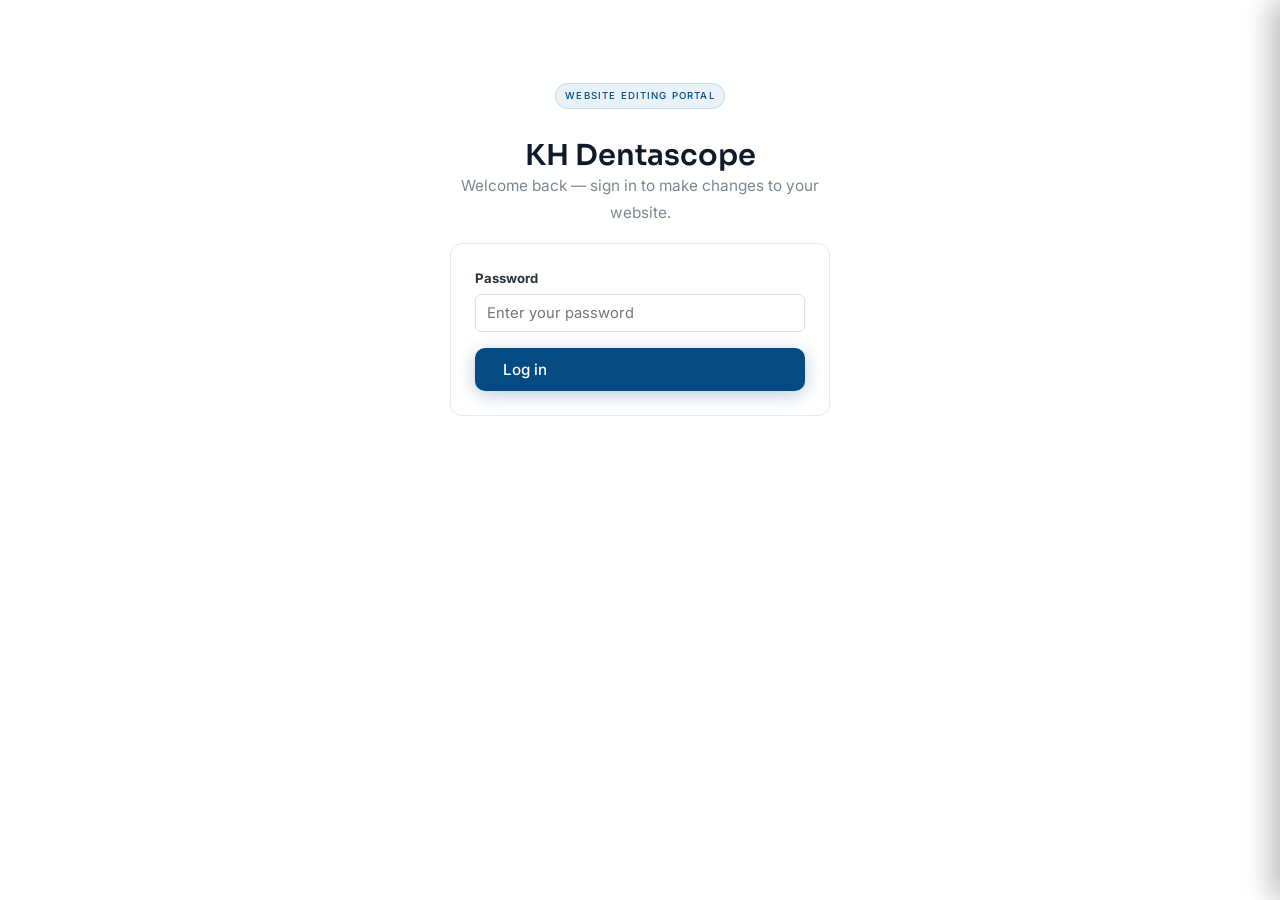
<file: edit/index.html>
<!DOCTYPE html>
<html lang="en">
<head>
<meta charset="UTF-8">
<meta name="viewport" content="width=device-width, initial-scale=1.0">
<title>Edit Products — KH Dentascope UK</title>
<meta name="robots" content="noindex, nofollow">
<link rel="preconnect" href="https://fonts.googleapis.com">
<link rel="preconnect" href="https://fonts.gstatic.com" crossorigin>
<!-- Reuses the real site stylesheets so this looks exactly like the live page -->
<link rel="stylesheet" href="../assets/css/global.css">
<link rel="stylesheet" href="../products/style.css">

<style>
  /* ===== Styles specific to the EDIT TOOL only (not on the live site) ===== */
  .edit-topbar{
    position:sticky;top:0;z-index:40;
    background:#fff;border-bottom:1px solid rgba(0,0,0,.08);
    padding:.9rem 1.5rem;display:flex;align-items:center;justify-content:space-between;
    box-shadow:0 2px 10px rgba(0,0,0,.04);
  }
  .edit-topbar-title{display:flex;align-items:center;gap:.6rem;}
  .edit-topbar-title strong{font-size:1.05rem;}
  .edit-topbar-title span.tag{
    background:#fdf1e3;color:#a05a00;font-size:.7rem;font-weight:700;
    padding:.2rem .55rem;border-radius:5px;letter-spacing:.02em;
  }
  .edit-topbar-actions{display:flex;gap:.6rem;align-items:center;}
  .edit-toolbtn{
    border:1px solid rgba(0,0,0,.12);background:#fff;color:var(--colour-primary,#054A80);
    padding:.5rem 1rem;border-radius:7px;font-size:.85rem;font-weight:600;cursor:pointer;
  }
  .edit-toolbtn:hover{background:#f6f8fa;}

  .mode-tab{
    border:none;background:none;color:#7a8894;font-weight:700;font-size:.85rem;
    padding:.5rem .9rem;border-radius:7px;cursor:pointer;
  }
  .mode-tab.active{background:rgba(5,74,128,.08);color:var(--colour-primary,#054A80);}
  .mode-tab:hover{background:rgba(5,74,128,.06);}

  .pages-picker{display:flex;gap:.5rem;flex-wrap:wrap;padding:1rem 1.5rem 0;}
  .page-pick-btn{
    border:1px solid #d8dee3;background:#fff;padding:.5rem 1rem;border-radius:20px;
    font-size:.85rem;font-weight:600;cursor:pointer;color:#28323c;
  }
  .page-pick-btn.active{background:var(--colour-primary,#054A80);color:#fff;border-color:var(--colour-primary,#054A80);}
  .page-pick-btn:disabled{color:#b7c0c8;cursor:not-allowed;}
  .page-pick-btn .soon{font-size:.65rem;font-weight:700;margin-left:.3rem;color:#b7c0c8;}
  .pages-hint{padding:.6rem 1.5rem 0;font-size:.85rem;color:#7a8894;}
  .page-frame-wrap{padding:1rem 1.5rem 3rem;}
  #page-frame{
    width:100%;height:82vh;border:1px solid #e0e5e9;border-radius:10px;background:#fff;
  }

  .save-toast{
    position:fixed;left:1.5rem;bottom:1.5rem;z-index:70;font-size:.88rem;font-weight:600;
    padding:.7rem 1.1rem;border-radius:8px;box-shadow:0 8px 24px rgba(0,0,0,.18);
    display:none;
  }
  .save-toast.show{display:block;}
  .save-toast.success{background:#e8f6ee;color:#1c8a4c;}
  .save-toast.error{background:#fdecea;color:#c0392b;}
  .save-toast.loading{background:#eef1f4;color:#28323c;}

  .edit-tile-wrap{position:relative;cursor:pointer;transition:transform .15s ease;}
  .edit-tile-wrap:hover{transform:translateY(-3px);}
  .edit-tile-wrap:hover .product-tile{box-shadow:0 10px 30px rgba(5,74,128,.18);outline:2px solid var(--colour-primary,#054A80);outline-offset:2px;}
  .edit-tile-pill{
    position:absolute;top:.6rem;right:.6rem;z-index:5;
    background:var(--colour-primary,#054A80);color:#fff;font-size:.72rem;font-weight:700;
    padding:.3rem .65rem;border-radius:20px;opacity:0;transition:opacity .15s ease;
    pointer-events:none;
  }
  .edit-tile-wrap:hover .edit-tile-pill{opacity:1;}

  .add-tile{
    border:2px dashed rgba(5,74,128,.35);border-radius:14px;
    display:flex;flex-direction:column;align-items:center;justify-content:center;
    min-height:340px;color:var(--colour-primary,#054A80);cursor:pointer;
    background:rgba(5,74,128,.03);transition:background .15s ease;
  }
  .add-tile:hover{background:rgba(5,74,128,.07);}
  .add-tile .plus{font-size:2.4rem;line-height:1;margin-bottom:.4rem;font-weight:300;}
  .add-tile span{font-weight:600;}

  /* Slide-over drawer */
  .drawer-backdrop{
    position:fixed;inset:0;background:rgba(10,20,30,.45);z-index:60;
    display:none;
  }
  .drawer-backdrop.open{display:block;}

  /* Apply Changes button + review lightbox */
  .apply-changes-btn{
    display:inline-flex;align-items:center;gap:.45rem;
    background:#1c8a4c;color:#fff;border:none;
    padding:.55rem 1.1rem;border-radius:7px;font-size:.85rem;font-weight:700;cursor:pointer;
  }
  .apply-changes-btn:hover{background:#166e3c;}
  .apply-changes-btn svg{width:15px;height:15px;}
  .apply-changes-btn .count-badge{
    background:rgba(255,255,255,.25);border-radius:20px;padding:.1rem .55rem;font-size:.78rem;
  }
  .lightbox-backdrop{
    position:fixed;inset:0;background:rgba(10,20,30,.55);z-index:80;
    display:none;align-items:center;justify-content:center;padding:1.5rem;
  }
  .lightbox-backdrop.open{display:flex;}
  .lightbox{
    background:#fff;border-radius:12px;max-width:560px;width:100%;
    max-height:80vh;display:flex;flex-direction:column;box-shadow:0 20px 60px rgba(0,0,0,.3);
  }
  .lightbox-header{padding:1.5rem 1.5rem 0.5rem;flex-shrink:0;}
  .lightbox-header h2{margin:0 0 .3rem;font-size:1.2rem;}
  .lightbox-header p{margin:0;color:#7a8894;font-size:.88rem;}
  .lightbox-body{padding:0.5rem 1.5rem;overflow-y:auto;flex:1;}
  .lightbox-body ul{list-style:none;padding:0;margin:0;}
  .lightbox-body li{
    display:flex;align-items:center;gap:.6rem;padding:.65rem 0;border-bottom:1px solid #eee;font-size:.9rem;
  }
  .lightbox-body li:last-child{border-bottom:none;}
  .lightbox-body li .kind-dot{width:8px;height:8px;border-radius:50%;flex-shrink:0;}
  .lightbox-body li .kind-dot.text{background:#054A80;}
  .lightbox-body li .kind-dot.image{background:#a05a00;}
  .lightbox-body li .kind-dot.product{background:#1c8a4c;}
  .lightbox-empty{color:#8a97a3;font-size:.9rem;padding:1rem 0;}
  .lightbox-footer{
    padding:1rem 1.5rem;border-top:1px solid #eee;display:flex;justify-content:space-between;gap:.6rem;flex-shrink:0;
  }
  .drawer{
    position:fixed;top:0;right:0;bottom:0;width:520px;max-width:100%;
    background:#fff;z-index:61;box-shadow:-8px 0 30px rgba(0,0,0,.15);
    transform:translateX(100%);transition:transform .25s ease;
    display:flex;flex-direction:column;
  }
  .drawer.open{transform:translateX(0);}
  .drawer-header{
    padding:1.25rem 1.5rem;border-bottom:1px solid rgba(0,0,0,.08);
    display:flex;justify-content:space-between;align-items:center;flex-shrink:0;
  }
  .drawer-header h2{margin:0;font-size:1.15rem;}
  .drawer-close{background:none;border:none;font-size:1.4rem;cursor:pointer;color:#777;line-height:1;}
  .drawer-body{padding:1.25rem 1.5rem;overflow-y:auto;flex:1;}
  .drawer-footer{
    padding:1rem 1.5rem;border-top:1px solid rgba(0,0,0,.08);
    display:flex;justify-content:space-between;align-items:center;flex-shrink:0;
    background:#fafbfc;
  }

  .field-label{display:block;font-size:.82rem;font-weight:700;margin:1.1rem 0 .3rem;color:#28323c;}
  .field-label:first-child{margin-top:0;}
  .field-hint{font-size:.75rem;color:#7a8894;margin-top:.2rem;}
  .edit-input, .edit-select, .edit-textarea{
    width:100%;padding:.55rem .7rem;border:1px solid #d8dee3;border-radius:6px;
    font-size:.92rem;font-family:inherit;background:#fff;
  }
  .edit-textarea{resize:vertical;min-height:90px;}
  .two-col{display:grid;grid-template-columns:1fr 1fr;gap:0 1rem;}
  .checkbox-row{display:flex;align-items:center;gap:.5rem;margin-top:1rem;}
  .checkbox-row input{width:auto;}

  .mini-preview{
    border:1px solid #e5e9ec;border-radius:10px;padding:1rem;background:#fafbfc;
    margin-bottom:1.25rem;
  }
  .mini-preview-label{font-size:.72rem;text-transform:uppercase;letter-spacing:.04em;color:#8a97a3;font-weight:700;margin-bottom:.6rem;}

  .upload-row{display:flex;gap:.5rem;align-items:center;}
  .upload-row .edit-input{flex:1;}
  .upload-btn{
    flex-shrink:0;background:#eef1f4;border:1px solid #d8dee3;color:#28323c;
    padding:.55rem .8rem;border-radius:6px;font-size:.82rem;font-weight:600;cursor:pointer;
    white-space:nowrap;
  }
  .upload-btn:hover{background:#e3e8ec;}
  .thumb-preview{width:44px;height:44px;object-fit:cover;border-radius:6px;border:1px solid #d8dee3;flex-shrink:0;}

  .repeat-row{
    border:1px solid #e5e9ec;border-radius:8px;padding:.75rem;margin-bottom:.6rem;background:#fff;
  }
  .repeat-row-top{display:flex;gap:.5rem;margin-bottom:.5rem;}
  .repeat-remove{
    background:none;border:none;color:#c0392b;font-size:.78rem;font-weight:600;cursor:pointer;
    margin-top:.4rem;
  }
  .add-row-btn{
    background:none;border:1px dashed #aeb8c0;color:var(--colour-primary,#054A80);
    width:100%;padding:.5rem;border-radius:6px;font-size:.85rem;font-weight:600;cursor:pointer;
    margin-top:.3rem;
  }
  .add-row-btn:hover{background:#f6f8fa;}

  .btn-block{width:100%;text-align:center;}
  .status-msg{font-size:.85rem;margin-top:.6rem;}
  .status-msg.error{color:#c0392b;}
  .status-msg.success{color:#1c8a4c;}

  #login-screen{max-width:380px;margin:5rem auto;text-align:center;}
  .login-eyebrow{font-size:.6rem !important;padding:.25rem .6rem !important;}
  #login-screen .card{
    text-align:left;background:#fff;border:1px solid #e5e9ec;border-radius:12px;
    padding:1.5rem;margin-top:1rem;
  }

  .history-item{display:flex;justify-content:space-between;align-items:center;padding:.7rem 0;border-bottom:1px solid #eee;font-size:.88rem;}
  .history-item:last-child{border-bottom:none;}
  .history-item .meta{color:#8a97a3;font-size:.76rem;margin-top:.15rem;}
  .loading-text{color:#8a97a3;font-size:.9rem;padding:1rem 0;}

  .hidden{display:none !important;}
  .edit-page-content .products-grid{margin-top:1.5rem;}
</style>
</head>
<body>

<!-- ============ LOGIN SCREEN ============ -->
<div id="login-screen">
  <div style="text-align:center;">
    <span class="eyebrow login-eyebrow">Website Editing Portal</span>
    <h1 style="margin:.35rem 0 0;white-space:nowrap;font-size:1.8rem;">KH Dentascope</h1>
    <p style="color:#7a8894;">Welcome back — sign in to make changes to your website.</p>
  </div>
  <div class="card">
    <label class="field-label" for="password-input">Password</label>
    <input type="password" id="password-input" class="edit-input" placeholder="Enter your password">
    <button class="btn btn-primary btn-block" id="login-btn" style="margin-top:1rem;">Log in</button>
    <div id="login-error" class="status-msg error hidden"></div>
  </div>
</div>

<!-- ============ MAIN EDIT SCREEN ============ -->
<div id="main-screen" class="hidden edit-page-content">

  <div class="edit-topbar">
    <div class="edit-topbar-title">
      <strong>KH Dentascope</strong>
      <span class="tag">EDIT MODE</span>
    </div>
    <div class="edit-topbar-actions">
      <button class="edit-toolbtn hidden" id="add-product-btn-topbar" onclick="openDrawer(null)">+ Add Product</button>
      <button class="edit-toolbtn" id="toggle-history-btn">Past Changes</button>
      <button class="apply-changes-btn hidden" id="apply-changes-btn" onclick="openApplyLightbox()">
        Apply Changes
        <span class="count-badge" id="apply-count-badge">0</span>
        <svg viewBox="0 0 24 24" fill="none" stroke="currentColor" stroke-width="2.5"><line x1="12" y1="19" x2="12" y2="5"/><polyline points="5 12 12 5 19 12"/></svg>
      </button>
    </div>
  </div>

  <p class="pages-hint">Use the real navigation menu below to move between pages. Click any heading, paragraph or image to edit it directly — or click a product tile to edit it. Nothing is published until you press Apply Changes.</p>

  <!-- ---- PAGES VIEW (every page, including Products, loads here) ---- -->
  <div id="pages-view">
    <div class="page-frame-wrap">
      <iframe id="page-frame" src="../index.html" title="Page editor"></iframe>
    </div>
  </div>

  <div id="save-status" class="save-toast"></div>
</div>

<!-- ============ APPLY CHANGES REVIEW LIGHTBOX ============ -->
<div class="lightbox-backdrop" id="apply-lightbox-backdrop">
  <div class="lightbox">
    <div class="lightbox-header">
      <h2>Review Changes</h2>
      <p>Here's everything that will be published to your live website.</p>
    </div>
    <div class="lightbox-body">
      <ul id="apply-changes-list"></ul>
    </div>
    <div class="lightbox-footer">
      <button class="edit-toolbtn" id="apply-cancel-btn">Cancel</button>
      <button class="apply-changes-btn" id="apply-confirm-btn">
        <span id="apply-confirm-label">Apply Changes</span>
        <svg viewBox="0 0 24 24" fill="none" stroke="currentColor" stroke-width="2.5"><line x1="12" y1="19" x2="12" y2="5"/><polyline points="5 12 12 5 19 12"/></svg>
      </button>
    </div>
  </div>
</div>

<!-- ============ HISTORY DRAWER ============ -->
<div class="drawer-backdrop" id="history-backdrop"></div>
<div class="drawer" id="history-drawer">
  <div class="drawer-header">
    <h2>Past Changes</h2>
    <button class="drawer-close" id="history-close-btn">×</button>
  </div>
  <div class="drawer-body" id="history-list">
    <div class="loading-text">Loading history…</div>
  </div>
</div>

<!-- ============ PRODUCT EDIT DRAWER ============ -->
<div class="drawer-backdrop" id="product-backdrop"></div>
<div class="drawer" id="product-drawer">
  <div class="drawer-header">
    <h2 id="drawer-title">Edit Product</h2>
    <button class="drawer-close" id="drawer-close-btn">×</button>
  </div>

  <div class="drawer-body">

    <div class="mini-preview">
      <div class="mini-preview-label">Live Preview</div>
      <div id="mini-preview-tile"></div>
    </div>

    <label class="field-label">Product Name</label>
    <input type="text" id="f-name" class="edit-input">

    <div class="two-col">
      <div>
        <label class="field-label">Model</label>
        <input type="text" id="f-model" class="edit-input">
      </div>
      <div>
        <label class="field-label">Brand</label>
        <select id="f-brand" class="edit-select">
          <option>Alltion</option><option>Xpedent</option><option>Kaps</option>
        </select>
      </div>
    </div>

    <label class="field-label">Category</label>
    <select id="f-category" class="edit-select">
      <option>Dental Microscope</option><option>Dental Loupes</option><option>Ophthalmic/ENT</option>
    </select>

    <div class="checkbox-row">
      <input type="checkbox" id="f-bestseller">
      <label for="f-bestseller" style="margin:0;font-size:.88rem;">Show "Best Seller" badge</label>
    </div>

    <label class="field-label">Main Product Image</label>
    <div class="upload-row">
      <img id="f-image-thumb" class="thumb-preview hidden">
      <input type="text" id="f-image" class="edit-input" placeholder="No image uploaded yet" readonly>
      <button class="upload-btn" id="f-image-upload-btn">Upload</button>
      <input type="file" id="f-image-file" accept="image/*" class="hidden">
    </div>

    <label class="field-label">Brand Logo</label>
    <div class="upload-row">
      <img id="f-brandLogo-thumb" class="thumb-preview hidden">
      <input type="text" id="f-brandLogo" class="edit-input" placeholder="No logo uploaded yet" readonly>
      <button class="upload-btn" id="f-brandLogo-upload-btn">Upload</button>
      <input type="file" id="f-brandLogo-file" accept="image/*" class="hidden">
    </div>

    <label class="field-label">Tile Highlights <span class="field-hint">(3 short bullet points shown on the product card)</span></label>
    <input type="text" id="f-feature1" class="edit-input" placeholder="Highlight 1" style="margin-bottom:.5rem;">
    <input type="text" id="f-feature2" class="edit-input" placeholder="Highlight 2" style="margin-bottom:.5rem;">
    <input type="text" id="f-feature3" class="edit-input" placeholder="Highlight 3">

    <label class="field-label">PDF Brochure <span class="field-hint">(optional)</span></label>
    <div class="upload-row">
      <input type="text" id="f-pdfDownload" class="edit-input" placeholder="No PDF uploaded" readonly>
      <button class="upload-btn" id="f-pdf-upload-btn">Upload</button>
      <input type="file" id="f-pdf-file" accept="application/pdf" class="hidden">
    </div>

    <label class="field-label">Full Description</label>
    <textarea id="f-description" class="edit-textarea" style="min-height:130px;"></textarea>
    <div class="field-hint">Leave a blank line between paragraphs.</div>

    <label class="field-label">Specifications</label>
    <div id="specs-rows"></div>
    <button class="add-row-btn" id="add-spec-btn">+ Add Spec</button>

    <label class="field-label">Gallery Images</label>
    <div id="images-rows"></div>
    <button class="add-row-btn" id="add-image-btn">+ Add Gallery Image</button>

  </div>

  <div class="drawer-footer">
    <button class="btn btn-outline" id="delete-product-btn" style="border-color:#c0392b;color:#c0392b;">Delete</button>
    <div style="display:flex;gap:.6rem;">
      <button class="edit-toolbtn" id="cancel-drawer-btn">Cancel</button>
      <button class="btn btn-primary" id="save-product-btn">Save Changes</button>
    </div>
  </div>
  <div id="drawer-status" class="status-msg" style="padding:0 1.5rem 1rem;"></div>
</div>

<script>
/* ===================================================================
   CONFIG
   =================================================================== */
const WORKER_URL = "https://kh-dentascope-edit.jackwbrady99.workers.dev";

/* ===================================================================
   STATE
   =================================================================== */
let PASSWORD = null;
let PRODUCTS = [];
let CURRENT_SHA = null;
let FILE_HEADER = "";
let editingIndex = null;
let draftSpecs = [];
let draftImages = [];

function $(id){ return document.getElementById(id); }

/* ===================================================================
   API HELPER
   =================================================================== */
async function api(path, opts = {}) {
  const res = await fetch(WORKER_URL + path, {
    ...opts,
    headers: { "Content-Type": "application/json", ...(opts.headers || {}) },
  });
  const data = await res.json();
  if (!data.ok) throw new Error(data.error || "Something went wrong");
  return data;
}

/* ===================================================================
   CATALOGUE FILE PARSING
   =================================================================== */
function parseCatalogue(rawText) {
  const marker = "const PRODUCTS";
  const idx = rawText.indexOf(marker);
  FILE_HEADER = rawText.slice(0, idx);
  const afterEquals = rawText.slice(rawText.indexOf("=", idx) + 1);
  const arrayText = afterEquals.slice(0, afterEquals.lastIndexOf("];") + 1).trim();
  return new Function("return " + arrayText)();
}
function serialiseCatalogue(products) {
  return FILE_HEADER + "const PRODUCTS = " + JSON.stringify(products, null, 2) + ";\n";
}

function slugify(name) {
  return name.toLowerCase().trim().replace(/[^a-z0-9]+/g, "-").replace(/(^-|-$)/g, "");
}
function ensureUniqueId(base, excludeIndex) {
  let id = base || "product";
  let n = 2;
  const taken = i => PRODUCTS.some((p, idx) => p.id === i && idx !== excludeIndex);
  while (taken(id)) { id = `${base}-${n}`; n++; }
  return id;
}

/* ===================================================================
   LOGIN
   =================================================================== */
$("login-btn").addEventListener("click", async () => {
  const pw = $("password-input").value;
  $("login-error").classList.add("hidden");
  try {
    await api("/login", { method: "POST", body: JSON.stringify({ password: pw }) });
    PASSWORD = pw;
    $("login-screen").classList.add("hidden");
    $("main-screen").classList.remove("hidden");
    loadProducts(); // loads in the background so Products is ready when clicked
  } catch (err) {
    $("login-error").textContent = err.message;
    $("login-error").classList.remove("hidden");
  }
});
$("password-input").addEventListener("keydown", e => { if (e.key === "Enter") $("login-btn").click(); });

/* ===================================================================
   LOAD PRODUCT DATA (real tiles now render on the live page in the iframe)
   =================================================================== */
async function loadProducts() {
  try {
    const data = await api("/products");
    CURRENT_SHA = data.sha;
    PRODUCTS = parseCatalogue(data.content);
  } catch (err) {
    console.error("Couldn't load products:", err.message);
  }
}

function tileMarkup(p) {
  const imgHTML = p.image
    ? `<img src="${p.image}" onerror="this.parentElement.innerHTML='<div class=\\'product-tile-img-placeholder\\'><span>Image Coming Soon</span></div>'" class="product-tile-img" alt="${p.name || ''}" loading="lazy">`
    : `<div class="product-tile-img-placeholder"><span>Image Coming Soon</span></div>`;
  const brandLogoHTML = p.brandLogo
    ? `<img src="${p.brandLogo}" onerror="this.style.display='none'" alt="${p.brand || ''}" class="product-tile-brand-logo">`
    : '';
  const featuresHTML = (p.features || []).map(f => `<li>${f}</li>`).join('');
  return `
    ${p.bestseller ? '<span class="product-badge">Best Seller</span>' : ''}
    <div class="product-tile-img-wrap">${imgHTML}</div>
    <div class="product-tile-body">
      <div class="product-tile-brand-row">
        ${brandLogoHTML}
        <span class="product-tile-brand-name">${p.brand || ''}</span>
      </div>
      <h3 class="product-tile-name">${p.name || 'Untitled product'}</h3>
      <span class="product-tile-model">${p.model || ''}</span>
      <ul class="product-tile-features">${featuresHTML}</ul>
    </div>`;
}

/* ===================================================================
   DRAWER — OPEN / CLOSE
   =================================================================== */
function openDrawer(index) {
  editingIndex = index;
  const isNew = index === null;
  const p = isNew ? {
    name: "", model: "", brand: "Alltion", category: "Dental Microscope",
    bestseller: false, image: "", brandLogo: "", features: ["", "", ""],
    pdfDownload: "", lightbox: { description: "", specs: [], images: [] }
  } : PRODUCTS[index];

  $("drawer-title").textContent = isNew ? "Add Product" : "Edit Product";
  $("f-name").value = p.name;
  $("f-model").value = p.model;
  $("f-brand").value = p.brand;
  $("f-category").value = p.category;
  $("f-bestseller").checked = !!p.bestseller;
  $("f-image").value = p.image || "";
  $("f-brandLogo").value = p.brandLogo || "";
  $("f-feature1").value = p.features?.[0] || "";
  $("f-feature2").value = p.features?.[1] || "";
  $("f-feature3").value = p.features?.[2] || "";
  $("f-pdfDownload").value = p.pdfDownload || "";
  $("f-description").value = p.lightbox?.description || "";
  updateThumb("f-image");
  updateThumb("f-brandLogo");

  draftSpecs = JSON.parse(JSON.stringify(p.lightbox?.specs || []));
  draftImages = JSON.parse(JSON.stringify(p.lightbox?.images || []));
  renderSpecRows();
  renderImageRows();

  $("delete-product-btn").classList.toggle("hidden", isNew);
  $("drawer-status").textContent = "";
  updatePreview();

  $("product-backdrop").classList.add("open");
  $("product-drawer").classList.add("open");
}
function closeDrawer() {
  $("product-backdrop").classList.remove("open");
  $("product-drawer").classList.remove("open");
}
$("drawer-close-btn").addEventListener("click", closeDrawer);
$("cancel-drawer-btn").addEventListener("click", closeDrawer);
$("product-backdrop").addEventListener("click", closeDrawer);

/* Live preview inside the drawer, updates as you type */
function collectDraft() {
  return {
    name: $("f-name").value.trim() || "Untitled product",
    model: $("f-model").value.trim(),
    brand: $("f-brand").value,
    category: $("f-category").value,
    bestseller: $("f-bestseller").checked,
    image: $("f-image").value.trim(),
    brandLogo: $("f-brandLogo").value.trim(),
    features: [$("f-feature1").value.trim(), $("f-feature2").value.trim(), $("f-feature3").value.trim()].filter(Boolean),
  };
}
function updatePreview() {
  $("mini-preview-tile").innerHTML = `<article class="product-tile" style="max-width:280px;">${tileMarkup(collectDraft())}</article>`;
}
["f-name","f-model","f-brand","f-category","f-bestseller","f-image","f-brandLogo","f-feature1","f-feature2","f-feature3"]
  .forEach(id => $(id).addEventListener("input", updatePreview));
["f-brand","f-category","f-bestseller"].forEach(id => $(id).addEventListener("change", updatePreview));

function updateThumb(fieldId) {
  const val = $(fieldId).value.trim();
  const thumb = $(fieldId + "-thumb");
  if (val) { thumb.src = val; thumb.classList.remove("hidden"); }
  else { thumb.classList.add("hidden"); }
}

/* ===================================================================
   IMAGE / PDF UPLOADS
   =================================================================== */
function fileToBase64(file) {
  return new Promise((resolve, reject) => {
    const reader = new FileReader();
    reader.onload = () => resolve(reader.result.split(",")[1]);
    reader.onerror = reject;
    reader.readAsDataURL(file);
  });
}

async function uploadFile(file, targetFieldId) {
  $("drawer-status").textContent = "Uploading…";
  $("drawer-status").className = "status-msg";
  try {
    const base64Data = await fileToBase64(file);
    const result = await api("/upload-image", {
      method: "POST",
      body: JSON.stringify({ password: PASSWORD, filename: file.name, base64Data })
    });
    $(targetFieldId).value = result.path;
    if ($(targetFieldId + "-thumb")) updateThumb(targetFieldId);
    updatePreview();
    $("drawer-status").textContent = "Uploaded.";
    $("drawer-status").className = "status-msg success";
  } catch (err) {
    $("drawer-status").textContent = "Upload failed: " + err.message;
    $("drawer-status").className = "status-msg error";
  }
}

$("f-image-upload-btn").addEventListener("click", () => $("f-image-file").click());
$("f-image-file").addEventListener("change", e => { if (e.target.files[0]) uploadFile(e.target.files[0], "f-image"); });

$("f-brandLogo-upload-btn").addEventListener("click", () => $("f-brandLogo-file").click());
$("f-brandLogo-file").addEventListener("change", e => { if (e.target.files[0]) uploadFile(e.target.files[0], "f-brandLogo"); });

$("f-pdf-upload-btn").addEventListener("click", () => $("f-pdf-file").click());
$("f-pdf-file").addEventListener("change", e => { if (e.target.files[0]) uploadFile(e.target.files[0], "f-pdfDownload"); });

/* ===================================================================
   DYNAMIC SPEC ROWS
   =================================================================== */
function renderSpecRows() {
  $("specs-rows").innerHTML = draftSpecs.map((s, i) => `
    <div class="repeat-row">
      <div class="repeat-row-top">
        <input type="text" class="edit-input" placeholder="Label (e.g. Magnification)" value="${s.label || ''}" onchange="draftSpecs[${i}].label=this.value">
        <input type="text" class="edit-input" placeholder="Value" value="${s.value || ''}" onchange="draftSpecs[${i}].value=this.value">
      </div>
      <button class="repeat-remove" onclick="removeSpecRow(${i})">Remove</button>
    </div>
  `).join("");
}
function addSpecRow() { draftSpecs.push({ label: "", value: "" }); renderSpecRows(); }
function removeSpecRow(i) { draftSpecs.splice(i, 1); renderSpecRows(); }
$("add-spec-btn").addEventListener("click", addSpecRow);

/* ===================================================================
   DYNAMIC GALLERY IMAGE ROWS
   =================================================================== */
function renderImageRows() {
  $("images-rows").innerHTML = draftImages.map((img, i) => `
    <div class="repeat-row">
      <div class="repeat-row-top" style="align-items:center;">
        <img class="thumb-preview" src="${img.src || ''}" onerror="this.style.visibility='hidden'">
        <input type="text" class="edit-input" placeholder="Caption" value="${img.caption || ''}" onchange="draftImages[${i}].caption=this.value">
        <button class="upload-btn" onclick="document.getElementById('gallery-file-${i}').click()">Upload</button>
        <input type="file" id="gallery-file-${i}" accept="image/*" class="hidden" onchange="uploadGalleryImage(${i}, this.files[0])">
      </div>
      <button class="repeat-remove" onclick="removeImageRow(${i})">Remove</button>
    </div>
  `).join("");
}
function addImageRow() { draftImages.push({ src: "", caption: "" }); renderImageRows(); }
function removeImageRow(i) { draftImages.splice(i, 1); renderImageRows(); }
$("add-image-btn").addEventListener("click", addImageRow);

async function uploadGalleryImage(i, file) {
  if (!file) return;
  $("drawer-status").textContent = "Uploading…";
  $("drawer-status").className = "status-msg";
  try {
    const base64Data = await fileToBase64(file);
    const result = await api("/upload-image", {
      method: "POST",
      body: JSON.stringify({ password: PASSWORD, filename: file.name, base64Data })
    });
    draftImages[i].src = result.path;
    renderImageRows();
    $("drawer-status").textContent = "Uploaded.";
    $("drawer-status").className = "status-msg success";
  } catch (err) {
    $("drawer-status").textContent = "Upload failed: " + err.message;
    $("drawer-status").className = "status-msg error";
  }
}

/* ===================================================================
   SAVE / DELETE
   =================================================================== */
$("save-product-btn").addEventListener("click", async () => {
  const draft = collectDraft();
  if (!draft.name || draft.name === "Untitled product" && !$("f-name").value.trim()) {
    $("drawer-status").textContent = "Product name is required.";
    $("drawer-status").className = "status-msg error";
    return;
  }

  const existing = editingIndex === null ? null : PRODUCTS[editingIndex];
  const id = existing ? existing.id : ensureUniqueId(slugify($("f-name").value.trim()), editingIndex);

  const product = {
    id,
    name: $("f-name").value.trim(),
    model: $("f-model").value.trim(),
    brand: $("f-brand").value,
    category: $("f-category").value,
    bestseller: $("f-bestseller").checked,
    image: $("f-image").value.trim(),
    brandLogo: $("f-brandLogo").value.trim(),
    features: [$("f-feature1").value.trim(), $("f-feature2").value.trim(), $("f-feature3").value.trim()],
    pdfDownload: $("f-pdfDownload").value.trim(),
    lightbox: {
      description: $("f-description").value,
      specs: draftSpecs.filter(s => s.label || s.value),
      images: draftImages.filter(i => i.src),
    }
  };

  if (editingIndex === null) PRODUCTS.push(product);
  else PRODUCTS[editingIndex] = product;

  productsDirty = true;
  stageChange(`product:${id}`, "product", `${editingIndex === null ? "Add" : "Update"} product: ${product.name}`);
  closeDrawer();
  showToast("Staged — click Apply Changes to publish.", "loading");
});

$("delete-product-btn").addEventListener("click", async () => {
  if (editingIndex === null) return;
  const delProduct = PRODUCTS[editingIndex];
  if (!confirm(`Delete "${delProduct.name}"? You can restore it later from Past Changes once applied.`)) return;
  PRODUCTS.splice(editingIndex, 1);
  productsDirty = true;
  // A pending add/update for this same product no longer makes sense — replace it with the delete.
  pendingChanges = pendingChanges.filter(c => c.id !== `product:${delProduct.id}`);
  stageChange(`product:${delProduct.id}:deleted`, "product", `Delete product: ${delProduct.name}`);
  closeDrawer();
  showToast("Staged — click Apply Changes to publish.", "loading");
});

function showToast(text, type) {
  const el = $("save-status");
  el.textContent = text;
  el.className = `save-toast show ${type}`;
  clearTimeout(showToast._t);
  showToast._t = setTimeout(() => el.classList.remove("show"), 3500);
}

async function commitCatalogue(message) {
  const content = serialiseCatalogue(PRODUCTS);
  await api("/save", {
    method: "POST",
    body: JSON.stringify({ password: PASSWORD, content, sha: CURRENT_SHA, message })
  });
  await loadProducts();
  // If we're currently looking at the Products page, refresh it so the
  // real tiles reflect the change immediately.
  if (loadedPageKey === "products") {
    loadedPageKey = null; // force loadPageIntoFrame to actually reload
    loadPageIntoFrame("products");
  }
}

/* ===================================================================
   SECTION SWITCHING (Home / Products / other pages)
   =================================================================== */
let currentSection = "home";

function selectSection(key) {
  currentSection = key;
  $("add-product-btn-topbar").classList.toggle("hidden", key !== "products");
  loadPageIntoFrame(key);
}

/* ===================================================================
   VISUAL PAGE EDITOR
   =================================================================== */
// depth 0 = sits at the site root (Home); depth 1 = sits one folder in
// (About, Services, Contact, Resources, Products) — this affects how
// uploaded image paths need adjusting, since the Worker always returns
// a path assuming a depth-1 caller.
const PAGES = {
  home:      { path: "index.html",           src: "../index.html",           depth: 0 },
  about:     { path: "about/index.html",      src: "../about/index.html",      depth: 1 },
  services:  { path: "services/index.html",   src: "../services/index.html",   depth: 1 },
  contact:   { path: "contact/index.html",    src: "../contact/index.html",    depth: 1 },
  resources: { path: "resources/index.html",  src: "../resources/index.html",  depth: 1 },
  products:  { path: "products/index.html",   src: "../products/index.html",   depth: 1 },
};

let currentPagePath = "index.html";
let currentPageDepth = 0;
let loadedPageKey = null;
let pendingPageChanges = {}; // { "home.hero.heading": { type: "text", value: "..." } }

// Attach the load listener immediately (not lazily) — the iframe starts
// loading as soon as the HTML parses, so waiting until the user clicks
// a tab to attach this would miss the very first load event.
$("page-frame").addEventListener("load", onPageFrameLoad);

function loadPageIntoFrame(key) {
  if (key === loadedPageKey) return; // already showing this page, don't wipe edits
  if (Object.keys(pendingPageChanges).length > 0) {
    if (!confirm("You have edits on this page that haven't been applied yet. Leave and discard them?")) return;
    unstageByPrefix(`page:${loadedPageKey}:`);
    pendingPageChanges = {};
  }
  const page = PAGES[key];
  if (!page) return;
  loadedPageKey = key;
  currentPagePath = page.path;
  currentPageDepth = page.depth;
  $("page-frame").src = page.src;
}

function onPageFrameLoad() {
  const frame = $("page-frame");
  let doc;
  try { doc = frame.contentDocument; } catch (e) {
    console.error("Can't access page frame (must be same-origin as the edit tool)", e);
    return;
  }
  // Give the page's own scripts (nav build, fade-ins) a moment to finish.
  setTimeout(() => {
    injectEditableBehaviour(doc);
    interceptNavLinks(doc);
    attachProductTileHandlers(doc);
  }, 400);
}

// On the real Products page, clicking a tile opens the same structured
// edit drawer used everywhere else — real tiles carry data-id already.
function attachProductTileHandlers(doc) {
  if (loadedPageKey !== "products") return;
  const style = doc.createElement("style");
  style.textContent = `.product-tile{cursor:pointer;transition:outline .1s ease;outline-offset:3px;}
    .product-tile:hover{outline:2px dashed #054A80;}`;
  doc.head.appendChild(style);

  doc.querySelectorAll(".product-tile[data-id]").forEach(tile => {
    tile.addEventListener("click", (e) => {
      e.preventDefault();
      e.stopPropagation();
      const index = PRODUCTS.findIndex(p => p.id === tile.dataset.id);
      if (index === -1) {
        alert("Couldn't match this product to the catalogue data — try refreshing the page.");
        return;
      }
      openDrawer(index);
    }, true); // capture phase — fires before the tile's own "Learn More"/"Enquire" links
  });
}

// Classify a nav link's href into one of our page keys, regardless of
// the leading "../" noise that varies with how deep the current page sits.
function classifyNavHref(href) {
  if (!href) return null;
  const clean = href.replace(/^(\.\.\/)+/, "").split("#")[0].split("?")[0];
  if (clean === "index.html" || clean === "" || clean === "/") return "home";
  if (clean.startsWith("products/")) return "products";
  if (clean.startsWith("about/")) return "about";
  if (clean.startsWith("services/")) return "services";
  if (clean.startsWith("contact/")) return "contact";
  if (clean.startsWith("resources/")) return "resources";
  return null;
}

function interceptNavLinks(doc) {
  const nav = doc.getElementById("site-nav");
  if (!nav || nav.dataset.khIntercepted) return;
  nav.dataset.khIntercepted = "true";
  nav.addEventListener("click", (e) => {
    const link = e.target.closest("a");
    if (!link) return; // hamburger button etc. — let it behave normally
    const key = classifyNavHref(link.getAttribute("href"));
    if (!key) return; // unrecognised link, don't hijack it
    e.preventDefault();
    selectSection(key);
  });
}

function injectEditableBehaviour(doc) {
  // Visual affordance for anything tagged data-edit
  const style = doc.createElement("style");
  style.textContent = `
    [data-edit]{outline-offset:3px;transition:outline .1s ease;cursor:pointer;}
    [data-edit]:hover{outline:2px dashed #054A80;}
    [data-edit].kh-editing{outline:2px solid #054A80 !important;background:rgba(5,74,128,.05);}
    [data-edit].kh-changed{outline:2px solid #1c8a4c !important;}
    [data-edit-type="image"]:hover{outline:2px dashed #054A80;filter:brightness(.9);}
    [data-edit-type="image-placeholder"]:hover{outline:2px dashed #054A80;background:rgba(5,74,128,.08);}
  `;
  doc.head.appendChild(style);

  doc.querySelectorAll("[data-edit]").forEach(el => {
    const id = el.getAttribute("data-edit");
    const editType = el.getAttribute("data-edit-type");
    const isImage = editType === "image" || editType === "image-placeholder";

    if (isImage) {
      el.addEventListener("click", (e) => {
        e.preventDefault();
        window.pageImageUploadTarget = el;
        $("page-image-file-input").click();
      });
    } else {
      el.addEventListener("click", (e) => {
        if (el.isContentEditable) return; // already editing
        e.preventDefault();
        el._khSnapshot = el.innerHTML; // remember what it looked like before this edit session
        el.setAttribute("contenteditable", "true");
        el.classList.add("kh-editing");
        el.focus();
      });
      el.addEventListener("blur", () => {
        el.removeAttribute("contenteditable");
        el.classList.remove("kh-editing");
        if (el.innerHTML === el._khSnapshot) return; // nothing actually changed — don't stage
        el.classList.add("kh-changed");
        pendingPageChanges[id] = { type: "html", value: el.innerHTML };
        stageChange(`page:${loadedPageKey}:${id}`, "page-text", el.getAttribute("data-edit-label") || id);
      });
    }
  });
}

// Hidden file input (in the parent doc) used for image edits inside the iframe
const pageImageFileInput = document.createElement("input");
pageImageFileInput.type = "file";
pageImageFileInput.accept = "image/*";
pageImageFileInput.id = "page-image-file-input";
pageImageFileInput.className = "hidden";
document.body.appendChild(pageImageFileInput);

pageImageFileInput.addEventListener("change", async (e) => {
  const file = e.target.files[0];
  const target = window.pageImageUploadTarget;
  if (!file || !target) return;
  try {
    const base64Data = await fileToBase64(file);
    const result = await api("/upload-image", {
      method: "POST",
      body: JSON.stringify({ password: PASSWORD, filename: file.name, base64Data })
    });
    // The Worker returns a path assuming a depth-1 caller (e.g. products/,
    // about/); Home sits at depth 0, so it needs the leading "../" stripped.
    const pathForRoot = currentPageDepth === 0 ? result.path.replace(/^\.\.\//, "") : result.path;
    const id = target.getAttribute("data-edit");

    if (target.getAttribute("data-edit-type") === "image-placeholder") {
      // This is a placeholder <div>, not a real <img> — fill it with one.
      target.innerHTML = `<img src="${pathForRoot}" alt="" style="width:100%;height:100%;object-fit:cover;border-radius:inherit;display:block;">`;
      pendingPageChanges[id] = { type: "html", value: target.innerHTML };
    } else {
      target.src = pathForRoot;
      pendingPageChanges[id] = { type: "image", value: pathForRoot };
    }
    target.classList.add("kh-changed");
    stageChange(`page:${loadedPageKey}:${id}`, "page-image", target.getAttribute("data-edit-label") || id);
  } catch (err) {
    alert("Image upload failed: " + err.message);
  }
  pageImageFileInput.value = "";
});

/* ===================================================================
   UNIFIED "APPLY CHANGES" STAGING + REVIEW LIGHTBOX
   =================================================================== */
let pendingChanges = []; // [{ id, kind: 'page-text'|'page-image'|'product', label }]
let productsDirty = false;

function stageChange(id, kind, label) {
  const existing = pendingChanges.find(c => c.id === id);
  if (existing) { existing.kind = kind; existing.label = label; }
  else { pendingChanges.push({ id, kind, label }); }
  updateApplyButton();
}

function unstageByPrefix(prefix) {
  pendingChanges = pendingChanges.filter(c => !c.id.startsWith(prefix));
  updateApplyButton();
}

function updateApplyButton() {
  const count = pendingChanges.length;
  $("apply-changes-btn").classList.toggle("hidden", count === 0);
  $("apply-count-badge").textContent = count;
}

function openApplyLightbox() {
  const list = $("apply-changes-list");
  if (!pendingChanges.length) {
    list.innerHTML = '<li class="lightbox-empty">No changes to review yet.</li>';
  } else {
    list.innerHTML = pendingChanges.map(c => `
      <li><span class="kind-dot ${c.kind === 'product' ? 'product' : (c.kind === 'page-image' ? 'image' : 'text')}"></span>${c.label}</li>
    `).join("");
  }
  $("apply-lightbox-backdrop").classList.add("open");
}
$("apply-cancel-btn").addEventListener("click", () => $("apply-lightbox-backdrop").classList.remove("open"));
$("apply-lightbox-backdrop").addEventListener("click", (e) => {
  if (e.target.id === "apply-lightbox-backdrop") $("apply-lightbox-backdrop").classList.remove("open");
});

async function savePageChanges() {
  const data = await api(`/page?path=${encodeURIComponent(currentPagePath)}`);
  const parser = new DOMParser();
  const parsedDoc = parser.parseFromString(data.content, "text/html");

  for (const [id, change] of Object.entries(pendingPageChanges)) {
    const el = parsedDoc.querySelector(`[data-edit="${id}"]`);
    if (!el) continue;
    if (change.type === "image") el.setAttribute("src", change.value);
    else el.innerHTML = change.value;
  }

  const newHtml = "<!DOCTYPE html>\n" + parsedDoc.documentElement.outerHTML;
  await api("/save-page", {
    method: "POST",
    body: JSON.stringify({
      password: PASSWORD,
      path: currentPagePath,
      content: newHtml,
      sha: data.sha,
      message: `Update ${currentPagePath} via edit tool (${Object.keys(pendingPageChanges).length} change(s))`
    })
  });

  pendingPageChanges = {};
  $("page-frame").src = $("page-frame").src; // reload to show the committed version
}

$("apply-confirm-btn").addEventListener("click", async () => {
  $("apply-confirm-btn").disabled = true;
  const label = $("apply-confirm-label");
  label.textContent = "Applying…";
  try {
    if (Object.keys(pendingPageChanges).length) {
      await savePageChanges();
    }
    if (productsDirty) {
      const summary = pendingChanges.filter(c => c.kind === "product").map(c => c.label).join("; ") || "Update products";
      await commitCatalogue(summary);
      productsDirty = false;
    }
    pendingChanges = [];
    updateApplyButton();
    $("apply-lightbox-backdrop").classList.remove("open");
    showToast("Changes published successfully.", "success");
  } catch (err) {
    showToast("Apply failed: " + err.message, "error");
  }
  label.textContent = "Apply Changes";
  $("apply-confirm-btn").disabled = false;
});

/* ===================================================================
   VERSION HISTORY
   =================================================================== */
$("toggle-history-btn").addEventListener("click", () => {
  $("history-backdrop").classList.add("open");
  $("history-drawer").classList.add("open");
  loadHistory();
});
$("history-close-btn").addEventListener("click", () => {
  $("history-backdrop").classList.remove("open");
  $("history-drawer").classList.remove("open");
});
$("history-backdrop").addEventListener("click", () => {
  $("history-backdrop").classList.remove("open");
  $("history-drawer").classList.remove("open");
});

async function loadHistory() {
  $("history-list").innerHTML = '<div class="loading-text">Loading history…</div>';
  try {
    const data = await api("/history");
    if (!data.history.length) {
      $("history-list").innerHTML = '<p class="field-hint">No history yet.</p>';
      return;
    }
    $("history-list").innerHTML = data.history.map(h => `
      <div class="history-item">
        <div>
          <div>${h.message}</div>
          <div class="meta">${new Date(h.date).toLocaleString()} · ${h.author}</div>
        </div>
        <button class="edit-toolbtn" onclick="restoreVersion('${h.sha}')">Restore</button>
      </div>
    `).join("");
  } catch (err) {
    $("history-list").innerHTML = `<div class="status-msg error">Couldn't load history: ${err.message}</div>`;
  }
}

async function restoreVersion(sha) {
  if (!confirm("Restore this earlier version? Your current version stays in history too.")) return;
  showToast("Restoring…", "loading");
  try {
    await api("/restore", { method: "POST", body: JSON.stringify({ password: PASSWORD, sha }) });
    showToast("Restored successfully.", "success");
    await loadProducts();
    loadHistory();
    if (loadedPageKey === "products") {
      loadedPageKey = null;
      loadPageIntoFrame("products");
    }
  } catch (err) {
    showToast("Restore failed: " + err.message, "error");
  }
}
</script>

</body>
</html>
</file>
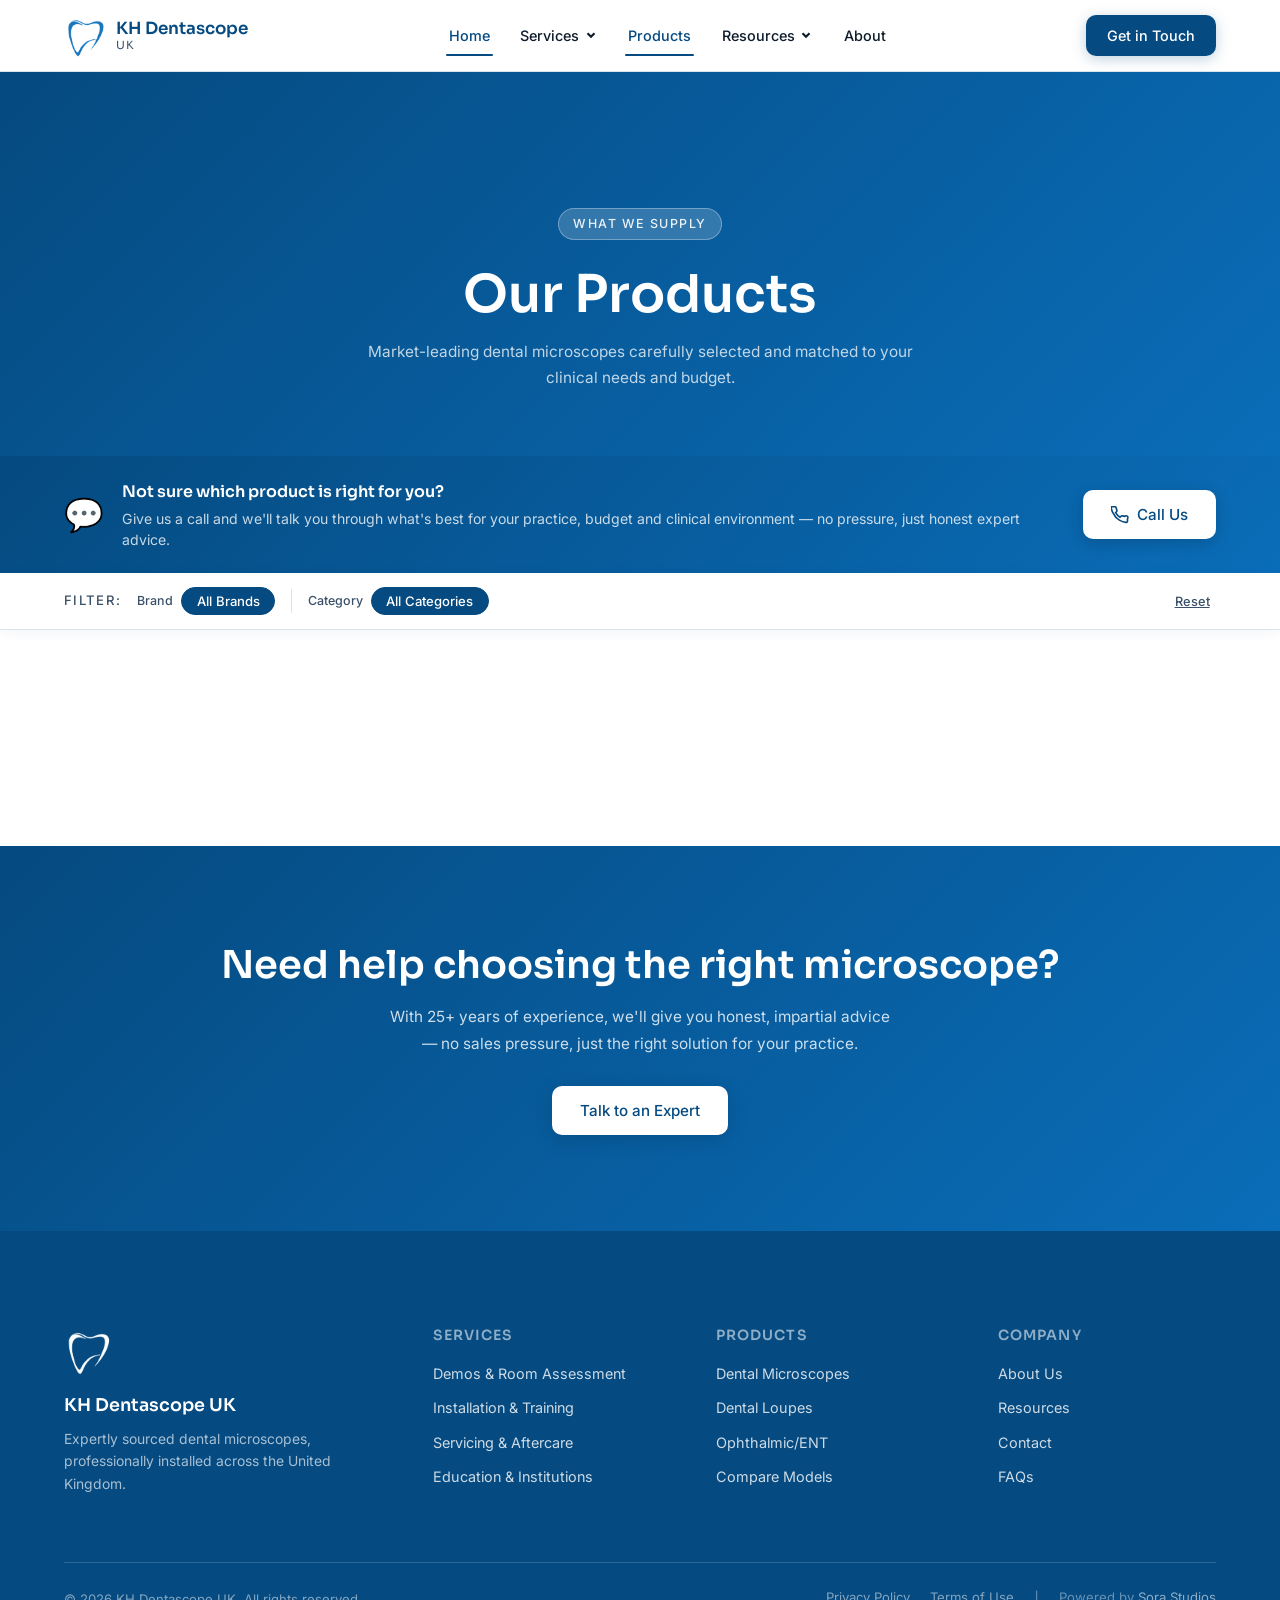
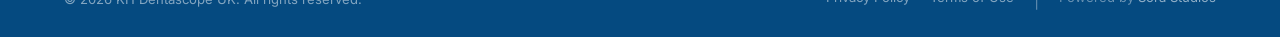
<file: products/index.html>
<!DOCTYPE html>
<html lang="en">
<head>
  <meta charset="UTF-8">
  <meta name="viewport" content="width=device-width, initial-scale=1.0">
  <title>Products — KH Dentascope UK</title>
  <meta name="description" content="Browse dental microscopes from Alltion, KAPS and Xpedent. KH Dentascope UK supplies dental microscopes, loupes and ophthalmic/ENT microscopes across the UK.">
  <meta name="keywords" content="buy dental microscope UK, Alltion microscope, KAPS microscope, Xpedent microscope, dental loupes UK, endodontic microscope">
  <link rel="preconnect" href="https://fonts.googleapis.com">
  <link rel="preconnect" href="https://fonts.gstatic.com" crossorigin>
  <link rel="stylesheet" href="../assets/css/global.css">
  <link rel="stylesheet" href="style.css">
</head>
<body>

  <!-- PRELOADER -->
  <div id="preloader" aria-hidden="true">
    <img src="../Website Assets/tooth load screen.png"
         onerror="this.outerHTML='<div></div>'"
         class="preloader-logo" alt="">
    <span class="preloader-text">KH Dentascope UK</span>
  </div>

  <!-- NAV (built by global.js) -->
  <header class="site-nav" id="site-nav" role="banner"></header>

  <main class="page-content">

    <!-- ══ PAGE HEADER ══════════════════════════════════════ -->
    <div class="page-header" id="page-top">
      <div class="container">
        <span class="eyebrow">What We Supply</span>
        <h1>Our Products</h1>
        <p>Market-leading dental microscopes carefully selected and matched to your clinical needs and budget.</p>
      </div>
    </div>

    <!-- ══ SUB-HERO ADVICE BANNER ════════════════════════════ -->
    <div class="advice-banner" aria-label="Need advice?">
      <div class="container advice-banner-inner">
        <div class="advice-banner-copy">
          <span class="advice-banner-icon" aria-hidden="true">💬</span>
          <div>
            <strong>Not sure which product is right for you?</strong>
            <p>Give us a call and we'll talk you through what's best for your practice, budget and clinical environment — no pressure, just honest expert advice.</p>
          </div>
        </div>
        <a href="tel:+441234567890" class="btn btn-primary advice-cta">
          <svg width="18" height="18" viewBox="0 0 24 24" fill="none" stroke="currentColor" stroke-width="2.2" aria-hidden="true"><path d="M22 16.92v3a2 2 0 01-2.18 2 19.79 19.79 0 01-8.63-3.07A19.5 19.5 0 013.07 9.81a19.79 19.79 0 01-3-8.57A2 2 0 012.06 1h3a2 2 0 012 1.72c.127.96.361 1.903.7 2.81a2 2 0 01-.45 2.11L6.09 8.91a16 16 0 006 6l1.27-1.27a2 2 0 012.11-.45c.907.339 1.85.573 2.81.7A2 2 0 0122 16.92z"/></svg>
          Call Us
        </a>
      </div>
    </div>

    <!-- ══ FILTERS ═══════════════════════════════════════════ -->
    <div class="filters-bar" id="filters" aria-label="Filter products">
      <div class="container filters-inner">
        <span class="filters-label">Filter:</span>

        <div class="filter-group" role="group" aria-label="Filter by brand">
          <span class="filter-group-label">Brand</span>
          <div class="filter-chips" id="brand-filters">
            <button class="filter-chip active" data-filter="brand" data-value="all">All Brands</button>
            <!-- Populated by JS from BRANDS -->
          </div>
        </div>

        <div class="filter-divider" aria-hidden="true"></div>

        <div class="filter-group" role="group" aria-label="Filter by category">
          <span class="filter-group-label">Category</span>
          <div class="filter-chips" id="category-filters">
            <button class="filter-chip active" data-filter="category" data-value="all">All Categories</button>
            <!-- Populated by JS from CATEGORIES -->
          </div>
        </div>

        <button class="filter-reset" id="filter-reset" aria-label="Reset all filters">Reset</button>
      </div>
    </div>

    <!-- ══ PRODUCTS GRID ══════════════════════════════════════ -->
    <section class="products-section section-pad" id="microscopes" aria-labelledby="products-grid-heading">
      <div class="container">
        <p class="products-count fade-in" id="products-count" aria-live="polite"></p>
        <div class="products-grid" id="products-grid" role="list">
          <!-- Populated by script.js -->
        </div>
        <div class="products-empty" id="products-empty" hidden aria-live="polite">
          <span>🔍</span>
          <h3>No products match your filters</h3>
          <p>Try selecting a different brand or category, or <a href="../contact/index.html">contact us</a> for a personal recommendation.</p>
          <button class="btn btn-outline" id="empty-reset">Reset Filters</button>
        </div>
      </div>
    </section>

    <!-- ══ LIGHTBOX ══════════════════════════════════════════ -->
    <div class="lightbox-overlay" id="lightbox" role="dialog" aria-modal="true" aria-label="Product details">
      <div class="lightbox-panel" id="lightbox-panel">

        <button class="lightbox-close" id="lightbox-close" aria-label="Close product details">
          <svg width="22" height="22" viewBox="0 0 24 24" fill="none" stroke="currentColor" stroke-width="2.5"><line x1="18" y1="6" x2="6" y2="18"/><line x1="6" y1="6" x2="18" y2="18"/></svg>
        </button>

        <!-- Header: image left, title right -->
        <div class="lightbox-header" id="lightbox-header">
          <!-- Populated by JS -->
        </div>

        <!-- Body: description + specs + gallery -->
        <div class="lightbox-body" id="lightbox-body">
          <!-- Populated by JS -->
        </div>

        <!-- Sticky footer CTA -->
        <div class="lightbox-footer">
          <p class="lightbox-footer-text">Interested in this product?</p>
          <a href="#" class="btn btn-primary lightbox-enquire-btn" id="lightbox-enquire-btn">
            Enquire Now
          </a>
          <a href="#" class="lightbox-pdf-btn btn btn-outline" id="lightbox-pdf-btn" target="_blank" rel="noopener noreferrer" hidden>
            <svg width="16" height="16" viewBox="0 0 24 24" fill="none" stroke="currentColor" stroke-width="2"><path d="M14 2H6a2 2 0 00-2 2v16a2 2 0 002 2h12a2 2 0 002-2V8z"/><polyline points="14 2 14 8 20 8"/></svg>
            Download PDF
          </a>
        </div>

      </div>
    </div>
    <div class="lightbox-backdrop" id="lightbox-backdrop"></div>

    <!-- ══ CTA BANNER ════════════════════════════════════════ -->
    <section class="cta-banner section-pad" aria-label="Get in touch">
      <div class="container text-center fade-in">
        <h2>Need help choosing the right microscope?</h2>
        <p style="margin:1rem auto;max-width:500px;color:rgba(255,255,255,0.8);">
          With 25+ years of experience, we'll give you honest, impartial advice — no sales pressure, just the right solution for your practice.
        </p>
        <a href="../contact/index.html" class="btn" style="background:#fff;color:var(--colour-primary);margin-top:0.75rem;box-shadow:0 4px 20px rgba(0,0,0,0.15);">
          Talk to an Expert
        </a>
      </div>
    </section>

  </main>

  <!-- FOOTER (built by global.js) -->
  <footer class="site-footer" id="site-footer" role="contentinfo"></footer>

  <!-- Load catalogue BEFORE script.js -->
  <script src="products-catalogue.js"></script>
  <script src="../assets/js/global.js"></script>
  <script src="script.js"></script>
</body>
</html>
</file>
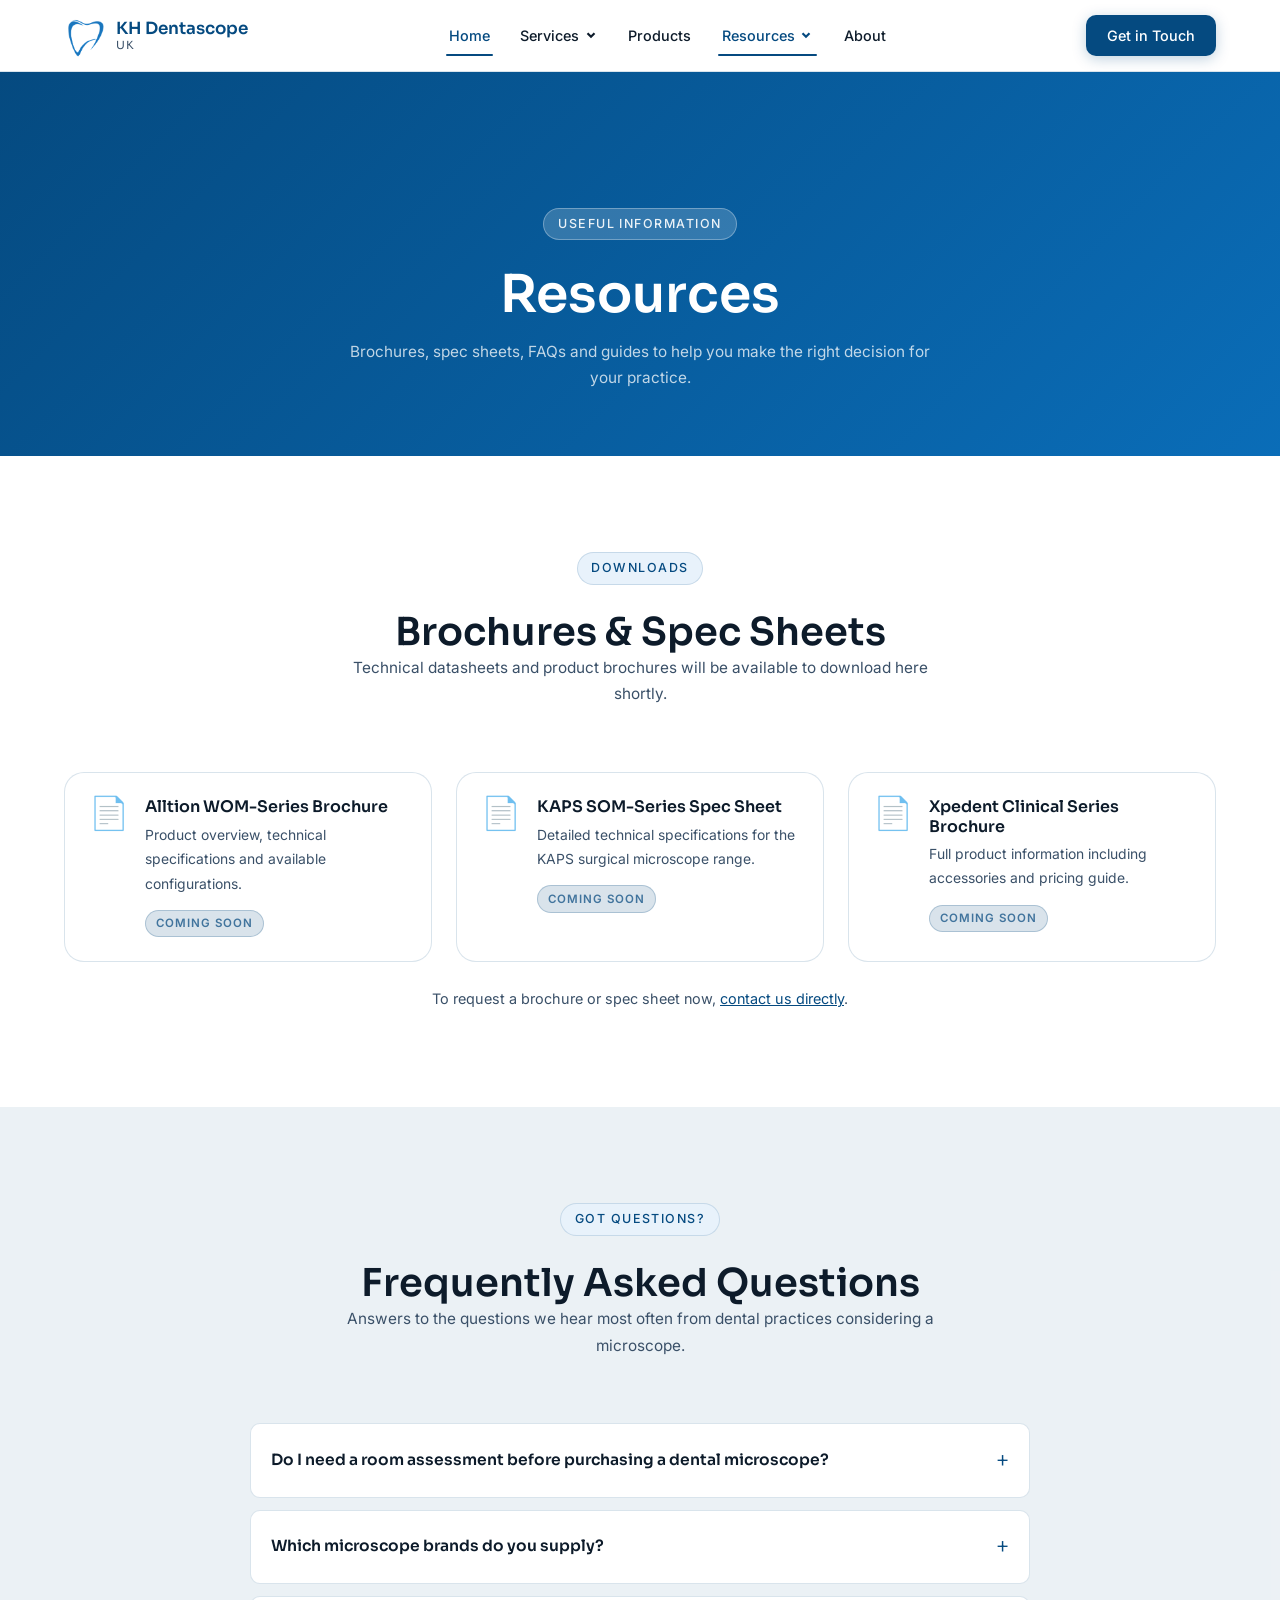
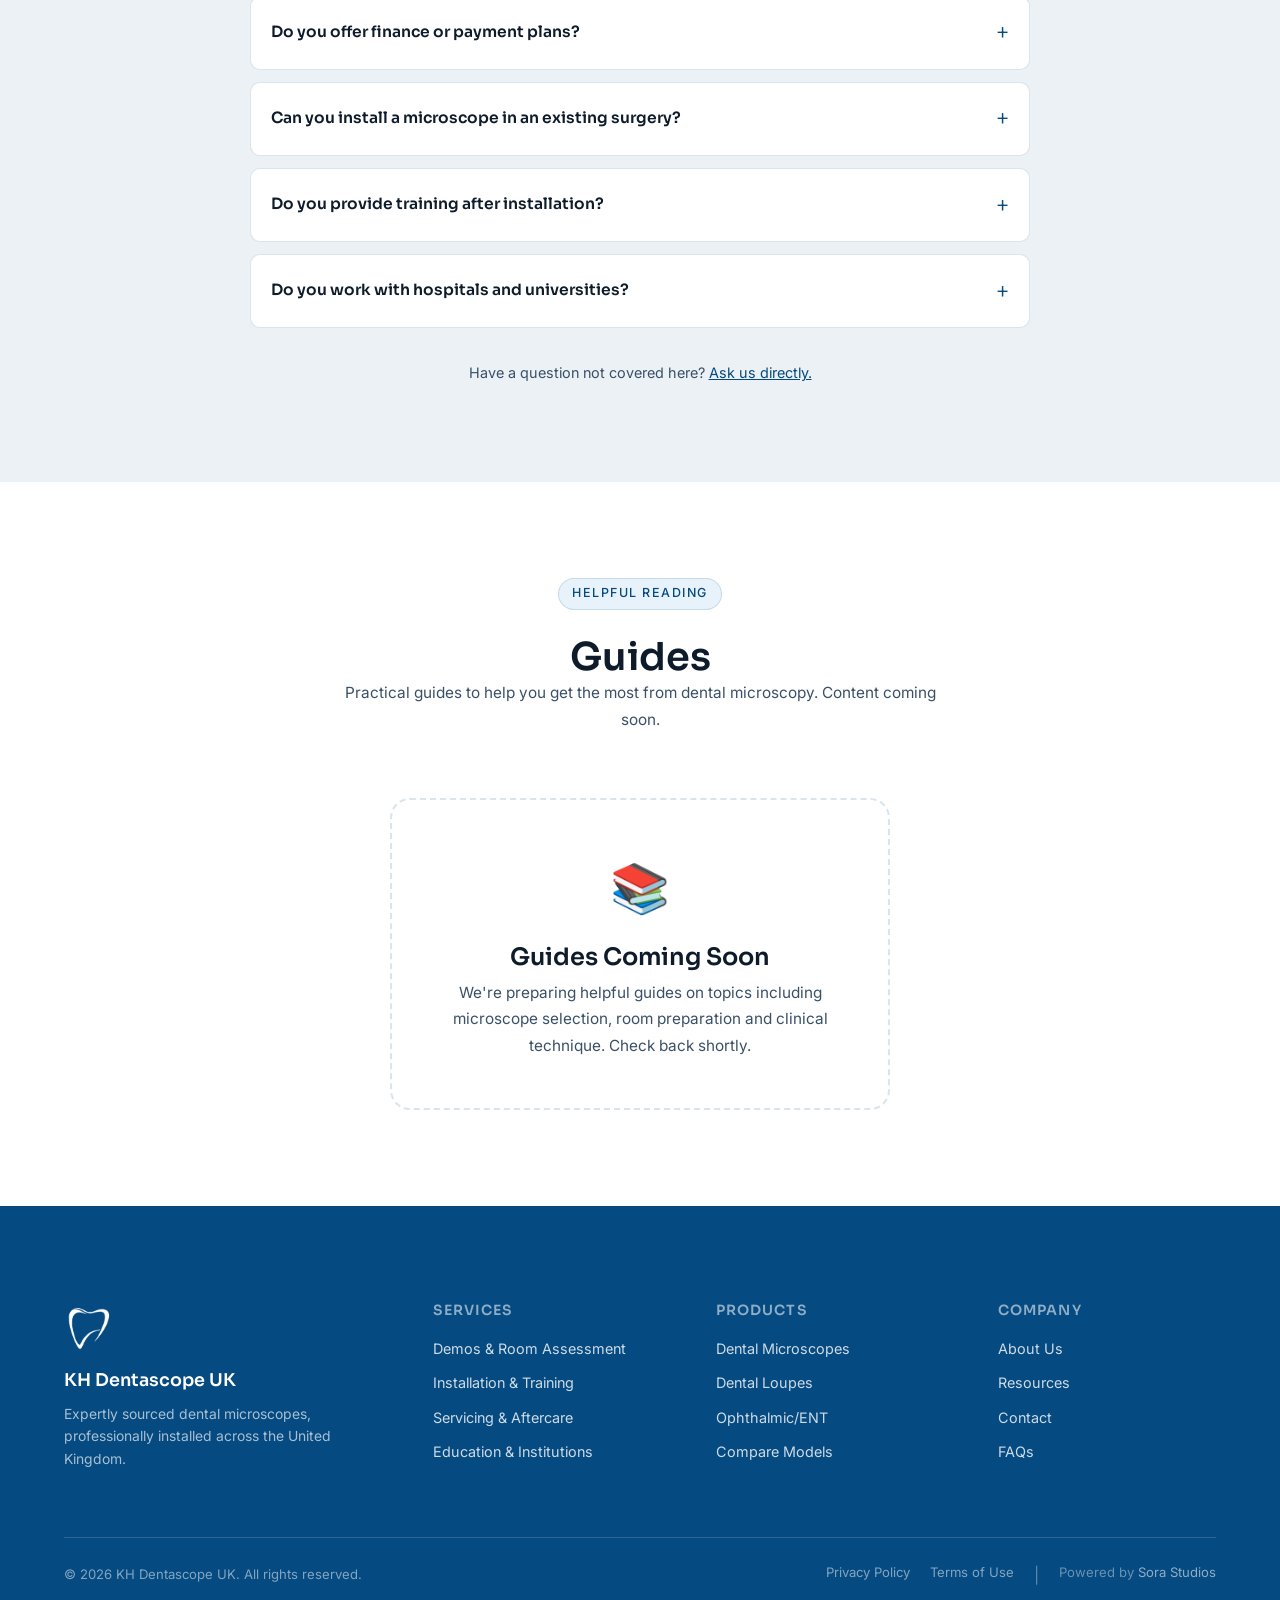
<file: resources/index.html>
<!DOCTYPE html>
<html lang="en">
<head>
  <meta charset="UTF-8">
  <meta name="viewport" content="width=device-width, initial-scale=1.0">
  <title>Resources — KH Dentascope UK</title>
  <meta name="description" content="Download dental microscope brochures and spec sheets, read FAQs and find guides from KH Dentascope UK.">
  <link rel="preconnect" href="https://fonts.googleapis.com">
  <link rel="preconnect" href="https://fonts.gstatic.com" crossorigin>
  <link rel="stylesheet" href="../assets/css/global.css">
  <link rel="stylesheet" href="style.css">
</head>
<body>

  <div id="preloader" aria-hidden="true">
    <img src="../Website Assets/tooth load screen.png" onerror="this.outerHTML='<div></div>'" class="preloader-logo" alt="">
    <span class="preloader-text">KH Dentascope UK</span>
  </div>

  <header class="site-nav" id="site-nav" role="banner"></header>

  <main class="page-content">

    <div class="page-header">
      <div class="container">
        <span class="eyebrow" data-edit="resources.header.eyebrow" data-edit-label="Header eyebrow">Useful Information</span>
        <h1 data-edit="resources.header.heading" data-edit-label="Header heading">Resources</h1>
        <p data-edit="resources.header.desc" data-edit-label="Header description">Brochures, spec sheets, FAQs and guides to help you make the right decision for your practice.</p>
      </div>
    </div>

    <!-- ══ BROCHURES ═════════════════════════════════════════ -->
    <section class="section-pad" id="brochures" aria-labelledby="brochures-heading">
      <div class="container">
        <div class="text-center section-intro fade-in">
          <span class="eyebrow" data-edit="resources.brochures.eyebrow" data-edit-label="Brochures eyebrow">Downloads</span>
          <h2 id="brochures-heading" data-edit="resources.brochures.heading" data-edit-label="Brochures heading">Brochures &amp; Spec Sheets</h2>
          <p data-edit="resources.brochures.desc" data-edit-label="Brochures description">Technical datasheets and product brochures will be available to download here shortly.</p>
        </div>
        <div class="resources-grid fade-in fade-in-delay-1">
          <div class="resource-card">
            <div class="resource-icon">📄</div>
            <div class="resource-body">
              <h3 data-edit="resources.brochures.card1.title" data-edit-label="Brochure 1 title">Alltion WOM-Series Brochure</h3>
              <p data-edit="resources.brochures.card1.desc" data-edit-label="Brochure 1 description">Product overview, technical specifications and available configurations.</p>
              <span class="resource-badge">Coming Soon</span>
            </div>
          </div>
          <div class="resource-card">
            <div class="resource-icon">📄</div>
            <div class="resource-body">
              <h3 data-edit="resources.brochures.card2.title" data-edit-label="Brochure 2 title">KAPS SOM-Series Spec Sheet</h3>
              <p data-edit="resources.brochures.card2.desc" data-edit-label="Brochure 2 description">Detailed technical specifications for the KAPS surgical microscope range.</p>
              <span class="resource-badge">Coming Soon</span>
            </div>
          </div>
          <div class="resource-card">
            <div class="resource-icon">📄</div>
            <div class="resource-body">
              <h3 data-edit="resources.brochures.card3.title" data-edit-label="Brochure 3 title">Xpedent Clinical Series Brochure</h3>
              <p data-edit="resources.brochures.card3.desc" data-edit-label="Brochure 3 description">Full product information including accessories and pricing guide.</p>
              <span class="resource-badge">Coming Soon</span>
            </div>
          </div>
        </div>
        <p class="resources-note fade-in">To request a brochure or spec sheet now, <a href="../contact/index.html">contact us directly</a>.</p>
      </div>
    </section>

    <!-- ══ FAQs ═══════════════════════════════════════════════ -->
    <section class="section-pad alt-bg" id="faqs" aria-labelledby="faqs-heading">
      <div class="container">
        <div class="text-center section-intro fade-in">
          <span class="eyebrow" data-edit="resources.faqs.eyebrow" data-edit-label="FAQs eyebrow">Got Questions?</span>
          <h2 id="faqs-heading" data-edit="resources.faqs.heading" data-edit-label="FAQs heading">Frequently Asked Questions</h2>
          <p data-edit="resources.faqs.desc" data-edit-label="FAQs description">Answers to the questions we hear most often from dental practices considering a microscope.</p>
        </div>
        <div class="faqs-list fade-in fade-in-delay-1">

          <details class="faq-item">
            <summary class="faq-question" data-edit="resources.faq1.question" data-edit-label="FAQ 1 question">Do I need a room assessment before purchasing a dental microscope?</summary>
            <div class="faq-answer">
              <p data-edit="resources.faq1.answer" data-edit-label="FAQ 1 answer">A room assessment is highly recommended. Ceiling height, surgery layout and your preferred working position all affect which mount type and model will work best for your environment. We carry out assessments as part of our free, no-obligation service.</p>
            </div>
          </details>

          <details class="faq-item">
            <summary class="faq-question" data-edit="resources.faq2.question" data-edit-label="FAQ 2 question">Which microscope brands do you supply?</summary>
            <div class="faq-answer">
              <p data-edit="resources.faq2.answer" data-edit-label="FAQ 2 answer">We currently supply Alltion UK, KAPS and Xpedent — three of the most respected names in dental and surgical microscopy. We can advise on the strengths of each brand relative to your clinical requirements and budget.</p>
            </div>
          </details>

          <details class="faq-item">
            <summary class="faq-question" data-edit="resources.faq3.question" data-edit-label="FAQ 3 question">Do you offer finance or payment plans?</summary>
            <div class="faq-answer">
              <p data-edit="resources.faq3.answer" data-edit-label="FAQ 3 answer">Please get in touch to discuss financing options. We'll do our best to find a solution that works for your practice.</p>
            </div>
          </details>

          <details class="faq-item">
            <summary class="faq-question" data-edit="resources.faq4.question" data-edit-label="FAQ 4 question">Can you install a microscope in an existing surgery?</summary>
            <div class="faq-answer">
              <p data-edit="resources.faq4.answer" data-edit-label="FAQ 4 answer">Yes — the majority of our installations are into existing surgeries. We assess your room in advance and advise on any preparation required. Installations are typically completed in a single day.</p>
            </div>
          </details>

          <details class="faq-item">
            <summary class="faq-question" data-edit="resources.faq5.question" data-edit-label="FAQ 5 question">Do you provide training after installation?</summary>
            <div class="faq-answer">
              <p data-edit="resources.faq5.answer" data-edit-label="FAQ 5 answer">Absolutely. Comprehensive training is included as part of our installation service, and we provide ongoing support as you develop your clinical technique with the microscope.</p>
            </div>
          </details>

          <details class="faq-item">
            <summary class="faq-question" data-edit="resources.faq6.question" data-edit-label="FAQ 6 question">Do you work with hospitals and universities?</summary>
            <div class="faq-answer">
              <p data-edit="resources.faq6.answer" data-edit-label="FAQ 6 answer">Yes — we have extensive experience working in NHS and hospital environments as well as universities and dental training centres. We're happy to assist with procurement processes and multi-unit installations.</p>
            </div>
          </details>

        </div>
        <p class="resources-note fade-in" style="margin-top:2rem;">Have a question not covered here? <a href="../contact/index.html">Ask us directly.</a></p>
      </div>
    </section>

    <!-- ══ GUIDES ══════════════════════════════════════════════ -->
    <section class="section-pad" id="guides" aria-labelledby="guides-heading">
      <div class="container">
        <div class="text-center section-intro fade-in">
          <span class="eyebrow" data-edit="resources.guides.eyebrow" data-edit-label="Guides eyebrow">Helpful Reading</span>
          <h2 id="guides-heading" data-edit="resources.guides.heading" data-edit-label="Guides heading">Guides</h2>
          <p data-edit="resources.guides.desc" data-edit-label="Guides description">Practical guides to help you get the most from dental microscopy. Content coming soon.</p>
        </div>
        <div class="guides-coming-soon fade-in">
          <span>📚</span>
          <h3 data-edit="resources.guides.comingsoon.title" data-edit-label="Guides coming soon title">Guides Coming Soon</h3>
          <p data-edit="resources.guides.comingsoon.desc" data-edit-label="Guides coming soon description">We're preparing helpful guides on topics including microscope selection, room preparation and clinical technique. Check back shortly.</p>
        </div>
      </div>
    </section>

  </main>

  <footer class="site-footer" id="site-footer" role="contentinfo"></footer>
  <script src="../assets/js/global.js"></script>
  <script src="script.js"></script>
</body>
</html>
</file>
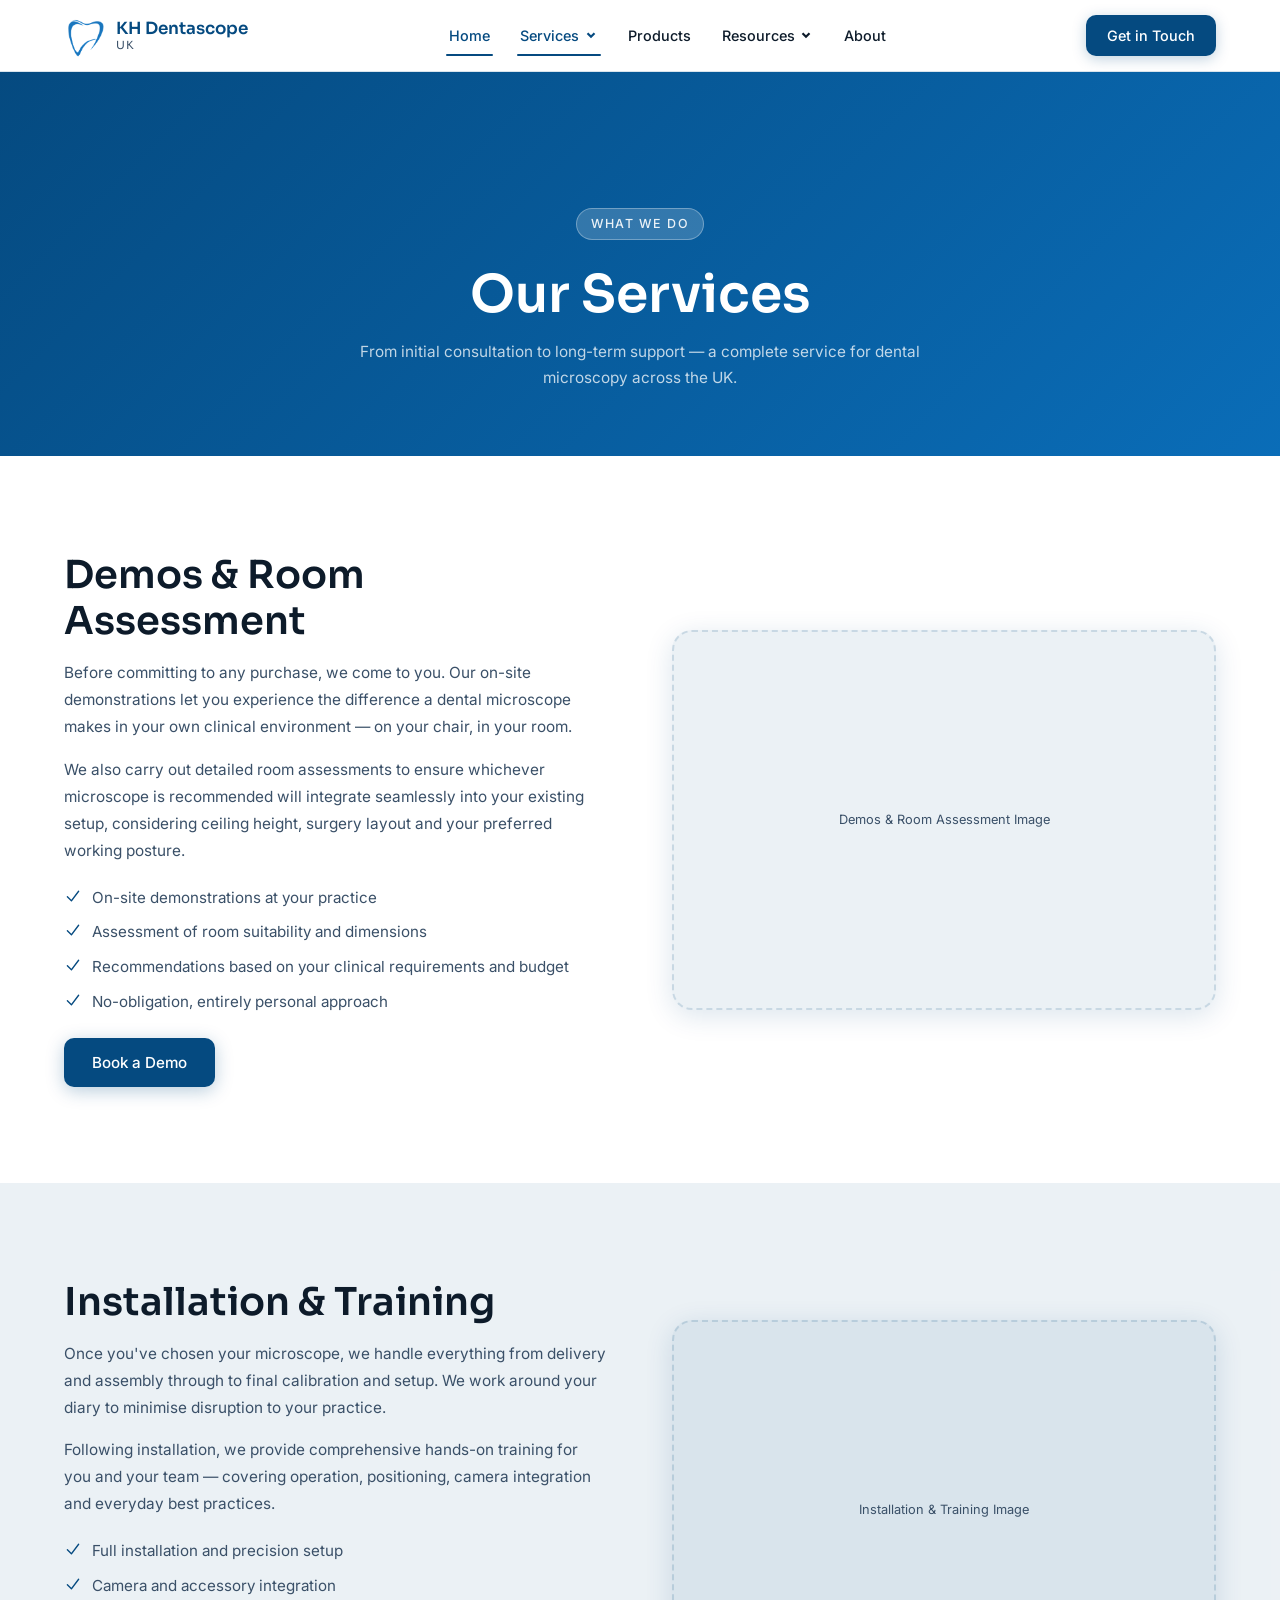
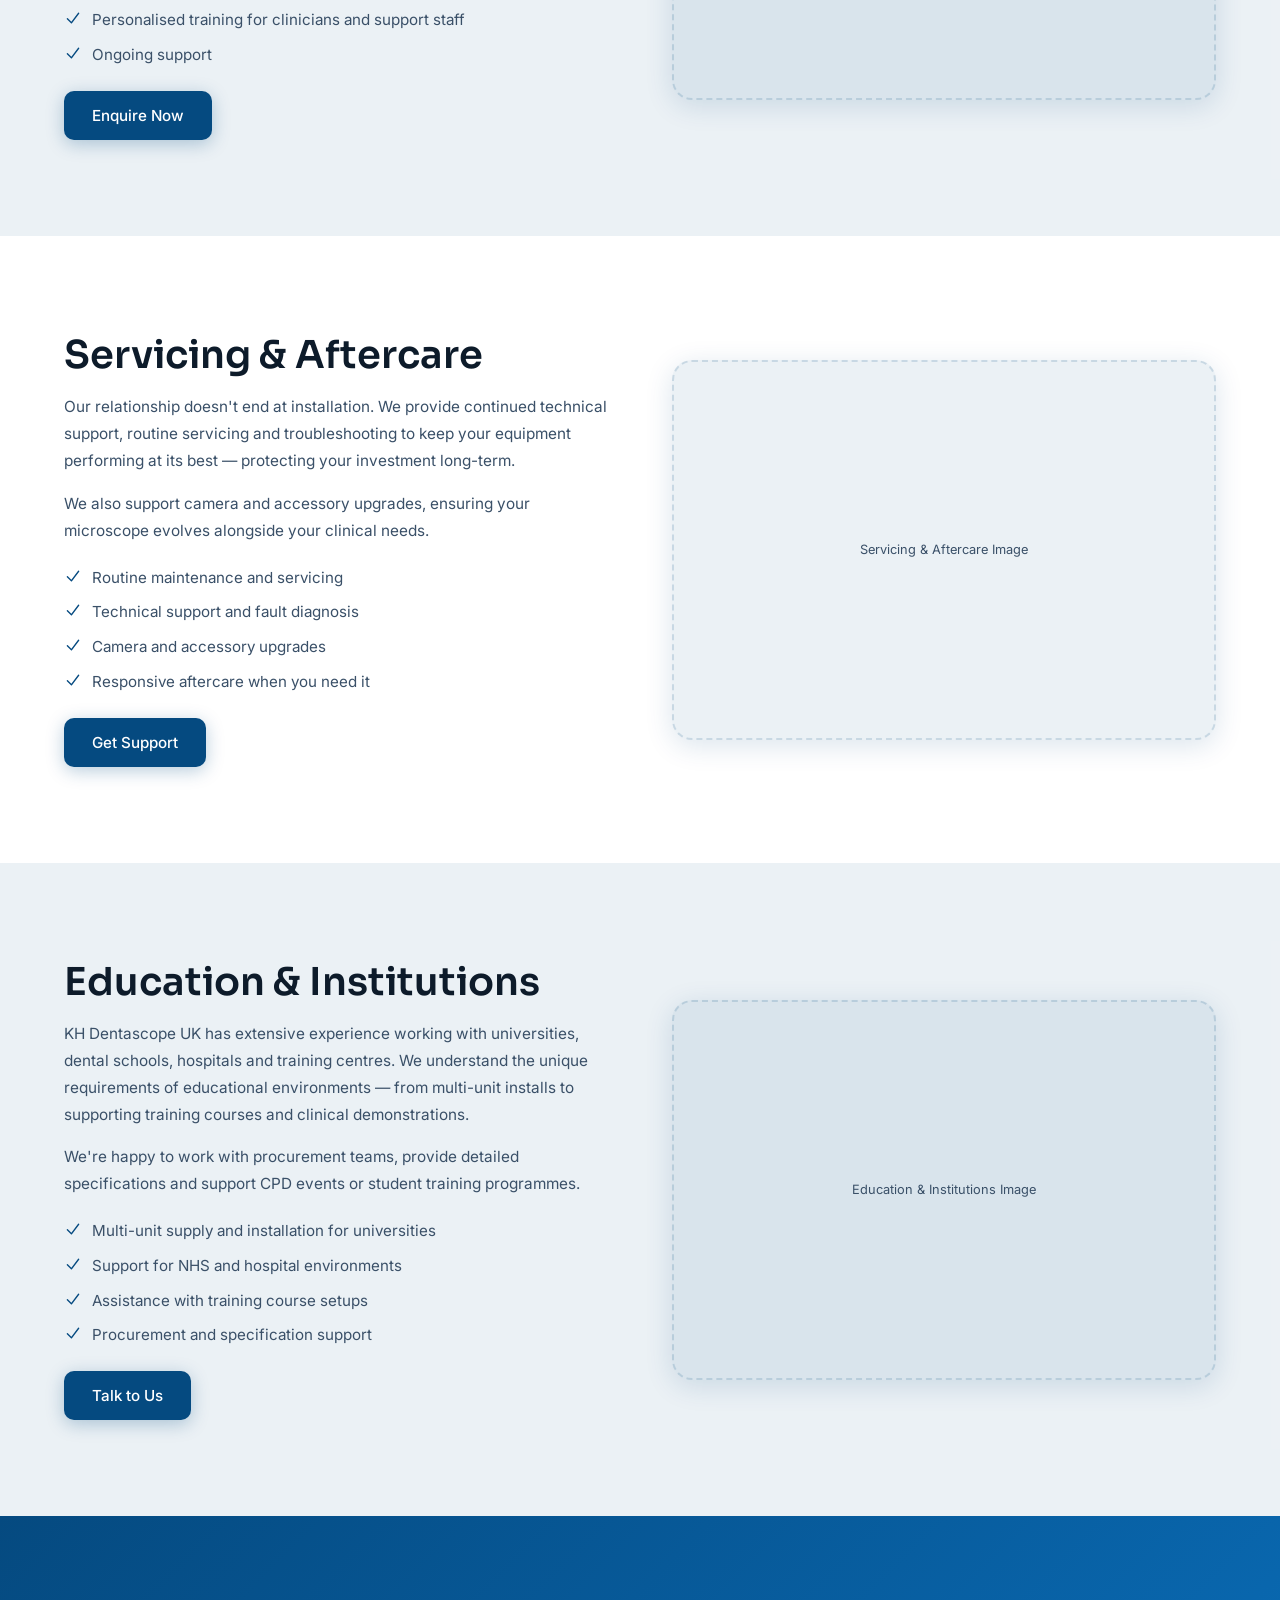
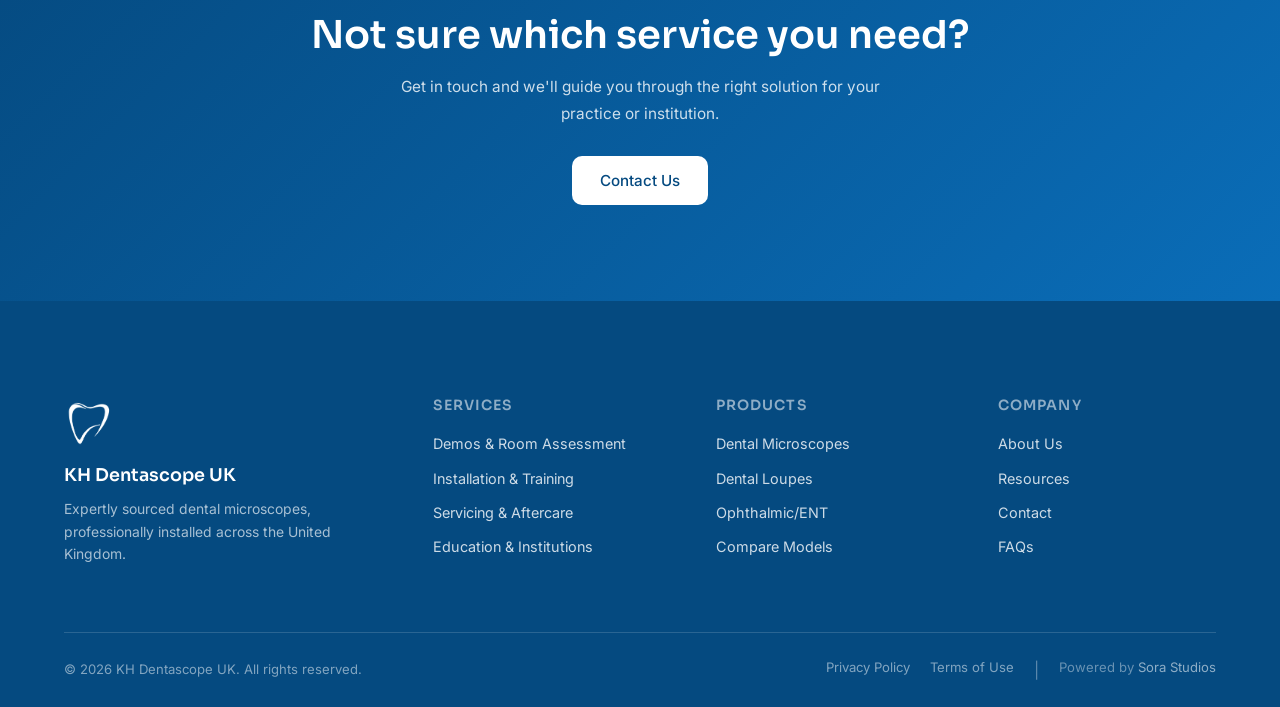
<file: services/index.html>
<!DOCTYPE html>
<html lang="en">
<head>
  <meta charset="UTF-8">
  <meta name="viewport" content="width=device-width, initial-scale=1.0">
  <title>Services — KH Dentascope UK</title>
  <meta name="description" content="KH Dentascope UK provides dental microscope demos, room assessments, professional installation, training, servicing, aftercare and support for education institutions across the UK.">
  <meta name="keywords" content="dental microscope installation UK, dental microscope demo, dental microscope training, endodontic microscope service">
  <link rel="preconnect" href="https://fonts.googleapis.com">
  <link rel="preconnect" href="https://fonts.gstatic.com" crossorigin>
  <link rel="stylesheet" href="../assets/css/global.css">
  <link rel="stylesheet" href="style.css">
</head>
<body>

  <div id="preloader" aria-hidden="true">
    <img src="../Website Assets/tooth load screen.png"
         onerror="this.outerHTML='<div></div>'"
         class="preloader-logo" alt="">
    <span class="preloader-text">KH Dentascope UK</span>
  </div>

  <header class="site-nav" id="site-nav" role="banner"></header>

  <main class="page-content">

    <!-- PAGE HEADER -->
    <div class="page-header">
      <div class="container">
        <span class="eyebrow" data-edit="services.header.eyebrow" data-edit-label="Header eyebrow">What We Do</span>
        <h1 data-edit="services.header.heading" data-edit-label="Header heading">Our Services</h1>
        <p data-edit="services.header.desc" data-edit-label="Header description">From initial consultation to long-term support — a complete service for dental microscopy across the UK.</p>
      </div>
    </div>

    <!-- ══ DEMOS & ROOM ASSESSMENT ══════════════════════════ -->
    <section class="service-section section-pad" id="demos" aria-labelledby="demos-heading">
      <div class="container service-inner">
        <div class="service-content fade-in">
          <h2 id="demos-heading" data-edit="services.demos.heading" data-edit-label="Demos heading">Demos &amp; Room Assessment</h2>
          <p data-edit="services.demos.p1" data-edit-label="Demos paragraph 1">Before committing to any purchase, we come to you. Our on-site demonstrations let you experience the difference a dental microscope makes in your own clinical environment — on your chair, in your room.</p>
          <p style="margin-top:1rem;" data-edit="services.demos.p2" data-edit-label="Demos paragraph 2">We also carry out detailed room assessments to ensure whichever microscope is recommended will integrate seamlessly into your existing setup, considering ceiling height, surgery layout and your preferred working posture.</p>
          <ul class="service-list">
            <li>On-site demonstrations at your practice</li>
            <li>Assessment of room suitability and dimensions</li>
            <li>Recommendations based on your clinical requirements and budget</li>
            <li>No-obligation, entirely personal approach</li>
          </ul>
          <a href="../contact/index.html" class="btn btn-primary" style="margin-top:1.5rem;">Book a Demo</a>
        </div>
        <div class="service-visual fade-in fade-in-delay-2">
          <div class="service-img-block img-placeholder" style="height:380px;" data-edit="services.demos.image" data-edit-label="Demos image" data-edit-type="image-placeholder">
            <span>Demos &amp; Room Assessment Image</span>
          </div>
        </div>
      </div>
    </section>

    <!-- ══ INSTALLATION & TRAINING ════════════════════════ -->
    <section class="service-section section-pad alt-bg" id="install" aria-labelledby="install-heading">
      <div class="container service-inner reverse">
        <div class="service-visual fade-in">
          <div class="service-img-block img-placeholder" style="height:380px;" data-edit="services.install.image" data-edit-label="Installation image" data-edit-type="image-placeholder">
            <span>Installation &amp; Training Image</span>
          </div>
        </div>
        <div class="service-content fade-in fade-in-delay-2">
          <h2 id="install-heading" data-edit="services.install.heading" data-edit-label="Installation heading">Installation &amp; Training</h2>
          <p data-edit="services.install.p1" data-edit-label="Installation paragraph 1">Once you've chosen your microscope, we handle everything from delivery and assembly through to final calibration and setup. We work around your diary to minimise disruption to your practice.</p>
          <p style="margin-top:1rem;" data-edit="services.install.p2" data-edit-label="Installation paragraph 2">Following installation, we provide comprehensive hands-on training for you and your team — covering operation, positioning, camera integration and everyday best practices.</p>
          <ul class="service-list">
            <li>Full installation and precision setup</li>
            <li>Camera and accessory integration</li>
            <li>Personalised training for clinicians and support staff</li>
            <li>Ongoing support</li>
          </ul>
          <a href="../contact/index.html" class="btn btn-primary" style="margin-top:1.5rem;">Enquire Now</a>
        </div>
      </div>
    </section>

    <!-- ══ SERVICING & AFTERCARE ══════════════════════════ -->
    <section class="service-section section-pad" id="servicing" aria-labelledby="servicing-heading">
      <div class="container service-inner">
        <div class="service-content fade-in">
          <h2 id="servicing-heading" data-edit="services.servicing.heading" data-edit-label="Servicing heading">Servicing &amp; Aftercare</h2>
          <p data-edit="services.servicing.p1" data-edit-label="Servicing paragraph 1">Our relationship doesn't end at installation. We provide continued technical support, routine servicing and troubleshooting to keep your equipment performing at its best — protecting your investment long-term.</p>
          <p style="margin-top:1rem;" data-edit="services.servicing.p2" data-edit-label="Servicing paragraph 2">We also support camera and accessory upgrades, ensuring your microscope evolves alongside your clinical needs.</p>
          <ul class="service-list">
            <li>Routine maintenance and servicing</li>
            <li>Technical support and fault diagnosis</li>
            <li>Camera and accessory upgrades</li>
            <li>Responsive aftercare when you need it</li>
          </ul>
          <a href="../contact/index.html" class="btn btn-primary" style="margin-top:1.5rem;">Get Support</a>
        </div>
        <div class="service-visual fade-in fade-in-delay-2">
          <div class="service-img-block img-placeholder" style="height:380px;" data-edit="services.servicing.image" data-edit-label="Servicing image" data-edit-type="image-placeholder">
            <span>Servicing &amp; Aftercare Image</span>
          </div>
        </div>
      </div>
    </section>

    <!-- ══ EDUCATION & INSTITUTIONS ═══════════════════════ -->
    <section class="service-section section-pad alt-bg" id="education" aria-labelledby="education-heading">
      <div class="container service-inner reverse">
        <div class="service-visual fade-in">
          <div class="service-img-block img-placeholder" style="height:380px;" data-edit="services.education.image" data-edit-label="Education image" data-edit-type="image-placeholder">
            <span>Education &amp; Institutions Image</span>
          </div>
        </div>
        <div class="service-content fade-in fade-in-delay-2">
          <h2 id="education-heading" data-edit="services.education.heading" data-edit-label="Education heading">Education &amp; Institutions</h2>
          <p data-edit="services.education.p1" data-edit-label="Education paragraph 1">KH Dentascope UK has extensive experience working with universities, dental schools, hospitals and training centres. We understand the unique requirements of educational environments — from multi-unit installs to supporting training courses and clinical demonstrations.</p>
          <p style="margin-top:1rem;" data-edit="services.education.p2" data-edit-label="Education paragraph 2">We're happy to work with procurement teams, provide detailed specifications and support CPD events or student training programmes.</p>
          <ul class="service-list">
            <li>Multi-unit supply and installation for universities</li>
            <li>Support for NHS and hospital environments</li>
            <li>Assistance with training course setups</li>
            <li>Procurement and specification support</li>
          </ul>
          <a href="../contact/index.html" class="btn btn-primary" style="margin-top:1.5rem;">Talk to Us</a>
        </div>
      </div>
    </section>

    <!-- CTA -->
    <section class="cta-banner section-pad" aria-label="Get in touch">
      <div class="container text-center fade-in">
        <h2 data-edit="services.cta.heading" data-edit-label="CTA heading">Not sure which service you need?</h2>
        <p style="margin:1rem auto;max-width:500px;color:rgba(255,255,255,0.8);" data-edit="services.cta.desc" data-edit-label="CTA description">
          Get in touch and we'll guide you through the right solution for your practice or institution.
        </p>
        <a href="../contact/index.html" class="btn" style="background:#fff;color:var(--colour-primary);margin-top:0.75rem;">Contact Us</a>
      </div>
    </section>

  </main>

  <footer class="site-footer" id="site-footer" role="contentinfo"></footer>
  <script src="../assets/js/global.js"></script>
  <script src="script.js"></script>
</body>
</html>
</file>
<file: assets/css/global.css>
/* ============================================================
   KH DENTASCOPE UK — GLOBAL STYLESHEET
   Edit variables here to update across ALL pages instantly
   ============================================================ */

/* ── GOOGLE FONTS ─────────────────────────────────────────── */
@import url('https://fonts.googleapis.com/css2?family=Sora:wght@400;600;700&family=Inter:wght@300;400;500;600&display=swap');

/* ── DESIGN TOKENS ────────────────────────────────────────── */
:root {
  /* Brand Colours */
  --colour-primary:        #054A80;
  --colour-primary-75:     rgba(5, 74, 128, 0.75);
  --colour-primary-20:     rgba(5, 74, 128, 0.20);
  --colour-secondary:      #41749D;
  --colour-secondary-20:   rgba(65, 116, 157, 0.20);
  --colour-bg-white:       #ffffff;
  --colour-bg-tinted:      rgba(65, 116, 157, 0.10);
  --colour-text-dark:      #0d1b2a;
  --colour-text-mid:       #3a5068;
  --colour-text-light:     #ffffff;
  --colour-border:         rgba(5, 74, 128, 0.15);
  --colour-accent:         #e8f2fb;

  /* Typography */
  --font-heading:          'Sora', sans-serif;
  --font-body:             'Inter', sans-serif;
  --fw-heading:            600;
  --fw-bold:               700;
  --fw-regular:            400;
  --fw-medium:             500;

  /* Spacing */
  --space-xs:   0.5rem;
  --space-sm:   1rem;
  --space-md:   1.5rem;
  --space-lg:   2.5rem;
  --space-xl:   4rem;
  --space-2xl:  6rem;

  /* Layout */
  --container-max:   1200px;
  --container-pad:   1.5rem;
  --nav-height:      72px;
  --border-radius:   10px;
  --border-radius-lg: 20px;
  --shadow-sm:       0 2px 12px rgba(5,74,128,0.08);
  --shadow-md:       0 6px 28px rgba(5,74,128,0.14);
  --shadow-lg:       0 16px 48px rgba(5,74,128,0.18);

  /* Transitions */
  --transition:       0.28s cubic-bezier(0.4,0,0.2,1);
  --transition-fast:  0.16s ease;

  /* ── NAV LABELS (change here → updates everywhere) ──────── */
  --nav-home:            "Home";
  --nav-services:        "Services";
  --nav-products:        "Products";
  --nav-resources:       "Resources";
  --nav-about:           "About";
  --nav-cta:             "Get in Touch";

  /* Services dropdown */
  --nav-s-demos:         "Demos & Room Assessment";
  --nav-s-install:       "Installation & Training";
  --nav-s-servicing:     "Servicing & Aftercare";
  --nav-s-education:     "Education & Institutions";

  /* Products dropdown */
  --nav-p-microscopes:   "Dental Microscopes";
  --nav-p-loupes:        "Dental Loupes";
  --nav-p-ophthalmic:    "Ophthalmic/ENT Microscopes";
  --nav-p-compare:       "Compare Models";

  /* Resources dropdown */
  --nav-r-brochures:     "Brochures & Spec Sheets";
  --nav-r-faqs:          "FAQs";
  --nav-r-guides:        "Guides";
}

/* ── RESET & BASE ─────────────────────────────────────────── */
*, *::before, *::after { box-sizing: border-box; margin: 0; padding: 0; }
html { scroll-behavior: smooth; font-size: 16px; }
body {
  font-family: var(--font-body);
  font-weight: var(--fw-regular);
  color: var(--colour-text-dark);
  background: var(--colour-bg-white);
  line-height: 1.65;
  -webkit-font-smoothing: antialiased;
}
img { max-width: 100%; height: auto; display: block; }
a { text-decoration: none; color: inherit; }
ul { list-style: none; }
button { cursor: pointer; border: none; background: none; font-family: inherit; }

/* ── TYPOGRAPHY ───────────────────────────────────────────── */
h1,h2,h3,h4,h5,h6 {
  font-family: var(--font-heading);
  font-weight: var(--fw-heading);
  line-height: 1.2;
  color: var(--colour-text-dark);
}
h1 { font-size: clamp(2rem, 4.5vw, 3.25rem); }
h2 { font-size: clamp(1.6rem, 3vw, 2.4rem); }
h3 { font-size: clamp(1.15rem, 2vw, 1.5rem); }
h4 { font-size: 1.1rem; }
p  { font-size: clamp(0.93rem, 1.2vw, 1.05rem); color: var(--colour-text-mid); line-height: 1.75; }

/* ── LAYOUT UTILS ─────────────────────────────────────────── */
.container {
  max-width: var(--container-max);
  margin: 0 auto;
  padding: 0 var(--container-pad);
}
.section-pad { padding: var(--space-2xl) 0; }
.section-pad-sm { padding: var(--space-xl) 0; }
.text-center { text-align: center; }
.eyebrow {
  display: inline-block;
  font-family: var(--font-body);
  font-weight: var(--fw-medium);
  font-size: 0.78rem;
  letter-spacing: 0.12em;
  text-transform: uppercase;
  color: var(--colour-primary);
  background: var(--colour-accent);
  border: 1px solid var(--colour-border);
  padding: 0.3rem 0.85rem;
  border-radius: 100px;
  margin-bottom: var(--space-md);
}
.section-intro {
  max-width: 600px;
  margin: 0 auto var(--space-xl);
}

/* ── BUTTONS ──────────────────────────────────────────────── */
.btn {
  display: inline-flex;
  align-items: center;
  gap: 0.5rem;
  font-family: var(--font-body);
  font-weight: var(--fw-medium);
  font-size: 0.95rem;
  padding: 0.75rem 1.75rem;
  border-radius: var(--border-radius);
  transition: var(--transition);
  text-decoration: none;
}
.btn-primary {
  background: var(--colour-primary);
  color: #fff;
  box-shadow: 0 4px 18px rgba(5,74,128,0.28);
}
.btn-primary:hover {
  background: #043d6b;
  transform: translateY(-2px);
  box-shadow: 0 8px 28px rgba(5,74,128,0.36);
}
.btn-outline {
  border: 2px solid var(--colour-primary);
  color: var(--colour-primary);
  background: transparent;
}
.btn-outline:hover {
  background: var(--colour-primary);
  color: #fff;
  transform: translateY(-2px);
}
.btn-sm {
  font-size: 0.87rem;
  padding: 0.5rem 1.2rem;
}

/* ── DIVIDER ──────────────────────────────────────────────── */
.divider {
  height: 1px;
  background: var(--colour-border);
  margin: var(--space-md) 0;
}

/* ── PRELOADER ────────────────────────────────────────────── */
#preloader {
  position: fixed;
  inset: 0;
  background: var(--colour-bg-white);
  display: flex;
  flex-direction: column;
  align-items: center;
  justify-content: center;
  z-index: 9999;
  transition: opacity 0.5s ease, visibility 0.5s ease;
}
#preloader.hidden { opacity: 0; visibility: hidden; pointer-events: none; }
.preloader-logo {
  width: 100px;
  height: 100px;
  animation: preloaderPulse 1s ease-in-out infinite alternate;
}
.preloader-text {
  margin-top: 1rem;
  font-family: var(--font-heading);
  font-weight: var(--fw-heading);
  font-size: 1.1rem;
  color: var(--colour-primary);
  letter-spacing: 0.05em;
}
@keyframes preloaderPulse {
  from { transform: scale(0.92); opacity: 0.7; }
  to   { transform: scale(1.05); opacity: 1; }
}

/* ── NAVIGATION ───────────────────────────────────────────── */
.site-nav {
  position: fixed;
  top: 0; left: 0; right: 0;
  height: var(--nav-height);
  background: rgba(255,255,255,0.97);
  backdrop-filter: blur(12px);
  border-bottom: 1px solid var(--colour-border);
  z-index: 1000;
  transition: box-shadow var(--transition);
}
.site-nav.scrolled { box-shadow: var(--shadow-md); }
.nav-inner {
  display: flex;
  align-items: center;
  justify-content: space-between;
  height: 100%;
  max-width: var(--container-max);
  margin: 0 auto;
  padding: 0 var(--container-pad);
}
.nav-logo {
  display: flex;
  align-items: center;
  gap: 0.65rem;
  text-decoration: none;
}
.nav-logo img {
  height: 42px;
  width: auto;
}
.nav-logo-text {
  font-family: var(--font-heading);
  font-weight: var(--fw-heading);
  font-size: 1.05rem;
  color: var(--colour-primary);
  line-height: 1.2;
}
.nav-logo-text span {
  display: block;
  font-size: 0.7rem;
  font-weight: var(--fw-regular);
  color: var(--colour-text-mid);
  letter-spacing: 0.08em;
  text-transform: uppercase;
}
.nav-menu {
  display: flex;
  align-items: center;
  gap: var(--space-md);
}
.nav-item {
  position: relative;
}
.nav-link {
  font-family: var(--font-body);
  font-weight: var(--fw-medium);
  font-size: 0.9rem;
  color: var(--colour-text-dark);
  padding: 0.4rem 0.2rem;
  display: flex;
  align-items: center;
  gap: 0.3rem;
  transition: color var(--transition-fast);
  cursor: pointer;
  white-space: nowrap;
}
.nav-link:hover, .nav-link.active { color: var(--colour-primary); }
.nav-link svg { width: 14px; height: 14px; transition: transform var(--transition-fast); }
.nav-item:hover .nav-link svg { transform: rotate(180deg); }
.nav-link::after {
  content: '';
  position: absolute;
  bottom: -2px; left: 0;
  height: 2px; width: 0;
  background: var(--colour-primary);
  transition: width var(--transition);
  border-radius: 2px;
}
.nav-link:hover::after, .nav-link.active::after { width: 100%; }

/* Dropdown */
.nav-dropdown {
  position: absolute;
  top: 100%;
  left: 50%;
  transform: translateX(-50%) translateY(-8px);
  background: #fff;
  border: 1px solid var(--colour-border);
  border-radius: var(--border-radius);
  box-shadow: var(--shadow-lg);
  min-width: 230px;
  padding: 0.5rem 0;
  margin-top: 8px;
  opacity: 0;
  visibility: hidden;
  transition: opacity var(--transition), transform var(--transition), visibility var(--transition);
  pointer-events: none;
}
.nav-item::after {
  content: '';
  position: absolute;
  bottom: -8px;
  left: 0;
  right: 0;
  height: 8px;
}
.nav-item:hover .nav-dropdown,
.nav-item:focus-within .nav-dropdown {
  opacity: 1;
  visibility: visible;
  transform: translateX(-50%) translateY(0);
  pointer-events: auto;
}
.nav-dropdown a {
  display: block;
  padding: 0.6rem 1.2rem;
  font-size: 0.88rem;
  color: var(--colour-text-dark);
  font-weight: var(--fw-regular);
  transition: background var(--transition-fast), color var(--transition-fast);
  white-space: nowrap;
}
.nav-dropdown a:hover {
  background: var(--colour-accent);
  color: var(--colour-primary);
}

/* Nav CTA */
.nav-cta {
  background: var(--colour-primary);
  color: #fff !important;
  padding: 0.55rem 1.3rem;
  border-radius: var(--border-radius);
  font-size: 0.9rem;
  font-weight: var(--fw-medium);
  transition: var(--transition);
  box-shadow: 0 3px 14px rgba(5,74,128,0.25);
}
.nav-cta:hover {
  background: #043d6b;
  transform: translateY(-1px);
  box-shadow: 0 6px 22px rgba(5,74,128,0.32);
  color: #fff !important;
}
.nav-cta::after { display: none !important; }

/* Hamburger */
.nav-hamburger {
  display: none;
  flex-direction: column;
  gap: 5px;
  padding: 0.4rem;
  cursor: pointer;
}
.nav-hamburger span {
  display: block;
  height: 2px;
  width: 24px;
  background: var(--colour-primary);
  border-radius: 2px;
  transition: var(--transition);
}
.nav-hamburger.open span:nth-child(1) { transform: translateY(7px) rotate(45deg); }
.nav-hamburger.open span:nth-child(2) { opacity: 0; }
.nav-hamburger.open span:nth-child(3) { transform: translateY(-7px) rotate(-45deg); }

/* Mobile nav */
.nav-mobile-overlay {
  display: none;
  position: fixed;
  top: var(--nav-height); left: 0; right: 0; bottom: 0;
  background: rgba(0,0,0,0.35);
  z-index: 998;
}
.nav-mobile-overlay.open { display: block; }
.nav-mobile-drawer {
  display: none;
  position: fixed;
  top: var(--nav-height); right: 0;
  width: min(320px, 90vw);
  height: calc(100vh - var(--nav-height));
  background: #fff;
  box-shadow: var(--shadow-lg);
  overflow-y: auto;
  z-index: 999;
  padding: 1.5rem 0 2rem;
  transform: translateX(100%);
  transition: transform 0.35s cubic-bezier(0.4,0,0.2,1);
}
.nav-mobile-drawer.open { display: block; transform: translateX(0); }
.mobile-nav-link {
  display: block;
  padding: 0.75rem 1.5rem;
  font-size: 0.95rem;
  font-weight: var(--fw-medium);
  color: var(--colour-text-dark);
  border-bottom: 1px solid rgba(5,74,128,0.08);
  transition: color var(--transition-fast), background var(--transition-fast);
}
.mobile-nav-link:hover { color: var(--colour-primary); background: var(--colour-accent); }
.mobile-nav-section { padding: 0.4rem 1.5rem 0.2rem; }
.mobile-nav-section-label {
  font-size: 0.7rem;
  font-weight: 600;
  letter-spacing: 0.12em;
  text-transform: uppercase;
  color: var(--colour-secondary);
  display: block;
  margin-bottom: 0.3rem;
}
.mobile-nav-sub a {
  display: block;
  padding: 0.5rem 1.5rem 0.5rem 2rem;
  font-size: 0.88rem;
  color: var(--colour-text-mid);
  border-bottom: 1px solid rgba(5,74,128,0.05);
  transition: color var(--transition-fast);
}
.mobile-nav-sub a:hover { color: var(--colour-primary); }
.mobile-nav-cta {
  margin: 1.25rem 1.5rem 0;
  display: block;
  text-align: center;
}

/* ── FOOTER ───────────────────────────────────────────────── */
.site-footer {
  background: var(--colour-primary);
  color: rgba(255,255,255,0.85);
  padding: var(--space-2xl) 0 var(--space-md);
}
.footer-grid {
  display: grid;
  grid-template-columns: 1.4fr 1fr 1fr 1fr;
  gap: var(--space-xl);
  padding-bottom: var(--space-xl);
  border-bottom: 1px solid rgba(255,255,255,0.15);
}
.footer-brand-logo {
  height: 48px;
  width: auto;
  margin-bottom: var(--space-sm);
  filter: brightness(0) invert(1);
}
.footer-brand-name {
  font-family: var(--font-heading);
  font-weight: var(--fw-heading);
  font-size: 1.1rem;
  color: #fff;
  margin-bottom: 0.5rem;
}
.footer-brand-tagline {
  font-size: 0.87rem;
  color: rgba(255,255,255,0.65);
  line-height: 1.6;
}
.footer-col h4 {
  font-family: var(--font-heading);
  font-weight: var(--fw-heading);
  font-size: 0.88rem;
  letter-spacing: 0.08em;
  text-transform: uppercase;
  color: rgba(255,255,255,0.55);
  margin-bottom: 1rem;
}
.footer-col ul li { margin-bottom: 0.5rem; }
.footer-col ul li a {
  font-size: 0.9rem;
  color: rgba(255,255,255,0.8);
  transition: color var(--transition-fast);
}
.footer-col ul li a:hover { color: #fff; }
.footer-bottom {
  display: flex;
  align-items: center;
  justify-content: space-between;
  padding-top: var(--space-md);
  flex-wrap: wrap;
  gap: 0.75rem;
}
.footer-copy {
  font-size: 0.82rem;
  color: rgba(255,255,255,0.5);
}
.footer-legal {
  display: flex;
  gap: 1.25rem;
}
.footer-legal a {
  font-size: 0.82rem;
  color: rgba(255,255,255,0.5);
  transition: color var(--transition-fast);
}
.footer-legal a:hover { color: rgba(255,255,255,0.85); }

/* ── PAGE HEADER ──────────────────────────────────────────── */
.page-header {
  padding: calc(var(--nav-height) + var(--space-xl)) 0 var(--space-xl);
  background: linear-gradient(135deg, var(--colour-primary) 0%, #0a6db8 100%);
  color: #fff;
  text-align: center;
}
.page-header .eyebrow {
  background: rgba(255,255,255,0.18);
  border-color: rgba(255,255,255,0.3);
  color: rgba(255,255,255,0.9);
}
.page-header h1 { color: #fff; margin-bottom: 0.75rem; }
.page-header p { color: rgba(255,255,255,0.75); max-width: 580px; margin: 0 auto; }

/* ── PAGE BODY OFFSET ─────────────────────────────────────── */
.page-content { padding-top: var(--nav-height); }

/* ── CARDS ────────────────────────────────────────────────── */
.card {
  background: #fff;
  border: 1px solid var(--colour-border);
  border-radius: var(--border-radius-lg);
  padding: var(--space-lg);
  transition: transform var(--transition), box-shadow var(--transition);
}
.card:hover {
  transform: translateY(-6px);
  box-shadow: var(--shadow-md);
}

/* ── FADE-IN ANIMATION (triggered by JS) ─────────────────── */
.fade-in { opacity: 0; transform: translateY(24px); transition: opacity 0.6s ease, transform 0.6s ease; }
.fade-in.visible { opacity: 1; transform: translateY(0); }
.fade-in-delay-1 { transition-delay: 0.1s; }
.fade-in-delay-2 { transition-delay: 0.2s; }
.fade-in-delay-3 { transition-delay: 0.3s; }
.fade-in-delay-4 { transition-delay: 0.4s; }

/* ── PLACEHOLDER IMAGES ───────────────────────────────────── */
.img-placeholder {
  background: var(--colour-bg-tinted);
  border: 2px dashed var(--colour-border);
  display: flex;
  align-items: center;
  justify-content: center;
  font-size: 0.8rem;
  font-family: var(--font-body);
  color: var(--colour-text-mid);
  border-radius: var(--border-radius);
}

/* ── RESPONSIVE ───────────────────────────────────────────── */
@media (max-width: 1024px) {
  .footer-grid { grid-template-columns: 1fr 1fr; gap: var(--space-lg); }
}
@media (max-width: 768px) {
  .nav-menu { display: none; }
  .nav-hamburger { display: flex; }
  .footer-grid { grid-template-columns: 1fr; gap: var(--space-lg); }
  .footer-bottom { flex-direction: column; text-align: center; }
}
</file>
<file: style.css>
/* ============================================================
   KH DENTASCOPE UK — HOME PAGE STYLES
   ============================================================ */

/* ── HERO ──────────────────────────────────────────────────── */
.hero {
  min-height: 100svh;
  display: flex;
  align-items: center;
  padding-top: var(--nav-height);
  background: transparent;
  overflow: hidden;
  position: relative;
}
.hero::before {
  content: '';
  position: absolute;
  top: -120px; right: -120px;
  width: 600px; height: 600px;
  background: radial-gradient(circle, rgba(5,74,128,0.06) 0%, transparent 70%);
  pointer-events: none;
}
.hero-inner {
  display: grid;
  grid-template-columns: 1fr 1fr;
  gap: var(--space-xl);
  align-items: center;
  padding-top: var(--space-lg);
  padding-bottom: var(--space-xl);
}
.hero-copy { z-index: 1; }
.hero-h1 {
  margin-bottom: 1.25rem;
  font-size: clamp(2.2rem, 4.5vw, 3.4rem);
  line-height: 1.13;
  color: var(--colour-text-dark);
}
.hero-desc {
  font-size: clamp(1rem, 1.3vw, 1.12rem);
  color: var(--colour-text-mid);
  max-width: 480px;
  margin-bottom: 2rem;
}
.hero-ctas {
  display: flex;
  gap: 1rem;
  flex-wrap: wrap;
  margin-bottom: 2rem;
}
.hero-divider {
  height: 1px;
  background: var(--colour-border);
  margin-bottom: 1.5rem;
  max-width: 420px;
}
.hero-stats {
  display: flex;
  align-items: center;
  gap: 1.5rem;
  flex-wrap: wrap;
}
.hero-stats li { text-align: left; }
.hero-stats strong {
  display: block;
  font-family: var(--font-heading);
  font-weight: var(--fw-bold);
  font-size: 1.45rem;
  color: var(--colour-primary);
  line-height: 1;
}
.hero-stats span {
  font-size: 0.8rem;
  color: var(--colour-text-mid);
}
.stat-sep {
  width: 1px;
  height: 36px;
  background: var(--colour-border);
}

/* Hero image */
.hero-image-wrap {
  position: relative;
  border-radius: var(--border-radius-lg);
  overflow: hidden;
  background: transparent;
}
.hero-img {
  width: 100%;
  height: 100%;
  object-fit: contain;
  border-radius: 0;
  display: block;
  min-height: 440px;
  mix-blend-mode: multiply;
}
.hero-img-placeholder {
  min-height: 440px;
  border-radius: var(--border-radius-lg);
  border-bottom-left-radius: 140px;
  background: var(--colour-bg-tinted);
  border: 2px dashed var(--colour-border);
  display: flex;
  align-items: center;
  justify-content: center;
}
.hero-img-placeholder::after {
  content: 'Hero Image';
  font-family: var(--font-body);
  font-size: 0.9rem;
  color: var(--colour-text-mid);
}

/* ── BRANDS ────────────────────────────────────────────────── */
.brands-section {
  background: var(--colour-bg-white);
  border-top: 1px solid var(--colour-border);
  border-bottom: 1px solid var(--colour-border);
}
.brands-heading {
  font-size: clamp(1.2rem, 2vw, 1.6rem);
  margin-bottom: 2rem;
  color: var(--colour-text-mid);
  font-weight: var(--fw-heading);
}
.brands-logos {
  display: flex;
  align-items: center;
  justify-content: center;
  gap: 3rem;
  flex-wrap: wrap;
}
.brand-logo {
  height: 48px;
  width: auto;
  max-width: 160px;
  object-fit: contain;
  filter: grayscale(1) opacity(0.6);
  transition: filter var(--transition);
}
.brand-logo:hover { filter: grayscale(0) opacity(1); }
.brand-placeholder {
  font-family: var(--font-heading);
  font-weight: var(--fw-heading);
  font-size: 1.2rem;
  color: var(--colour-primary-75);
  border: 2px dashed var(--colour-border);
  padding: 0.6rem 2rem;
  border-radius: var(--border-radius);
}

/* ── SERVICES ───────────────────────────────────────────────── */
.services-section { background: var(--colour-bg-tinted); }
.services-grid {
  display: grid;
  grid-template-columns: repeat(4, 1fr);
  gap: 1.5rem;
}
.service-tile {
  display: flex;
  flex-direction: column;
  gap: 0.75rem;
  text-align: left;
}
.service-icon-wrap {
  width: 56px; height: 56px;
  background: var(--colour-accent);
  border-radius: var(--border-radius);
  display: flex;
  align-items: center;
  justify-content: center;
  margin-bottom: 0.25rem;
}
.service-icon {
  width: 32px; height: 32px;
  object-fit: contain;
}
.icon-fallback { font-size: 1.6rem; }
.service-tile h3 { font-size: 1.05rem; }
.service-tile p { font-size: 0.9rem; flex: 1; }
.learn-more-link { margin-top: 0.5rem; align-self: flex-start; }

/* ── PRODUCTS ───────────────────────────────────────────────── */
.products-section { background: var(--colour-bg-white); }
.products-grid {
  display: grid;
  grid-template-columns: repeat(3, 1fr);
  gap: 1.75rem;
  align-items: stretch;
}
.product-card {
  border: 1px solid var(--colour-border);
  border-radius: var(--border-radius-lg);
  overflow: hidden;
  background: #fff;
  transition: transform var(--transition), box-shadow var(--transition);
  display: flex;
  flex-direction: column;
  position: relative;
}
.product-card:hover {
  transform: translateY(-5px);
  box-shadow: var(--shadow-md);
}
.product-card-badge {
  position: absolute;
  top: 1rem; left: 1rem;
  font-size: 0.7rem;
  font-weight: 700;
  letter-spacing: 0.08em;
  text-transform: uppercase;
  background: var(--colour-primary);
  color: #fff;
  padding: 0.25rem 0.75rem;
  border-radius: 100px;
  z-index: 2;
  box-shadow: 0 2px 8px rgba(5,74,128,0.3);
}
.product-tile-img-wrap {
  width: 100%;
  height: 220px;
  overflow: hidden;
  background: var(--colour-bg-tinted);
  flex-shrink: 0;
}
.product-tile-img {
  width: 100%;
  height: 100%;
  object-fit: cover;
  display: block;
}
.product-tile-img-placeholder {
  width: 100%;
  height: 220px;
  display: flex;
  align-items: center;
  justify-content: center;
  font-size: 0.82rem;
  color: var(--colour-text-mid);
  background: var(--colour-bg-tinted);
  border-bottom: 2px dashed var(--colour-border);
}
.product-card-body {
  padding: 1.5rem;
  display: flex;
  flex-direction: column;
  gap: 0.5rem;
  flex: 1;
}
.product-card-brand-row {
  display: flex;
  align-items: center;
  gap: 0.6rem;
  margin-bottom: 0.1rem;
}
.product-card-brand-row img {
  height: 22px;
  width: auto;
  max-width: 80px;
  object-fit: contain;
}
.product-card-brand-badge {
  font-size: 0.72rem;
  font-weight: 600;
  letter-spacing: 0.1em;
  text-transform: uppercase;
  color: var(--colour-primary);
  background: var(--colour-accent);
  padding: 0.15rem 0.55rem;
  border-radius: 100px;
}
.product-card h3 {
  font-size: 1.05rem;
  margin-bottom: 0;
}
.product-card-model {
  font-size: 0.8rem;
  color: var(--colour-text-mid);
  margin-top: -0.2rem;
}
.product-card-features {
  list-style: none;
  display: flex;
  flex-direction: column;
  gap: 0.42rem;
  margin: 0.3rem 0 0.5rem;
  flex: 1;
  padding: 0;
}
.product-card-features li {
  display: flex;
  align-items: flex-start;
  gap: 0.55rem;
  font-size: 0.85rem;
  color: var(--colour-text-mid);
  line-height: 1.45;
}
.product-card-features li::before {
  content: '';
  display: block;
  width: 16px;
  height: 16px;
  min-width: 16px;
  background: var(--colour-primary);
  mask-image: url("data:image/svg+xml,%3Csvg xmlns='http://www.w3.org/2000/svg' viewBox='0 0 20 20' fill='currentColor'%3E%3Cpath fill-rule='evenodd' d='M16.704 4.153a.75.75 0 01.143 1.052l-8 10.5a.75.75 0 01-1.127.075l-4.5-4.5a.75.75 0 011.06-1.06l3.894 3.893 7.48-9.817a.75.75 0 011.05-.143z' clip-rule='evenodd'/%3E%3C/svg%3E");
  mask-size: contain;
  mask-repeat: no-repeat;
  margin-top: 2px;
}
.product-card-ctas {
  display: grid;
  grid-template-columns: 1fr 1fr;
  gap: 0.6rem;
  margin-top: 0.5rem;
}
.product-card-ctas .btn {
  font-size: 0.85rem;
  padding: 0.55rem 0.75rem;
  justify-content: center;
  text-align: center;
}

/* ── ABOUT ──────────────────────────────────────────────────── */
.about-section {
  background: linear-gradient(135deg, #f7fbff 0%, rgba(65,116,157,0.08) 100%);
}
.about-inner {
  display: grid;
  grid-template-columns: 1fr 1fr;
  gap: var(--space-xl);
  align-items: center;
}
.about-copy h2 { margin-bottom: 1rem; }
.about-stats-block {
  background: #fff;
  border: 1px solid var(--colour-border);
  border-radius: var(--border-radius-lg);
  padding: 2rem;
  box-shadow: var(--shadow-sm);
  display: grid;
  grid-template-columns: 1fr 1fr;
  gap: 1.5rem;
}
.about-stat {
  padding: 1rem;
  background: var(--colour-accent);
  border-radius: var(--border-radius);
  text-align: center;
}
.about-stat strong {
  display: block;
  font-family: var(--font-heading);
  font-weight: var(--fw-bold);
  font-size: 1.5rem;
  color: var(--colour-primary);
  line-height: 1.1;
  margin-bottom: 0.3rem;
}
.about-stat span { font-size: 0.82rem; color: var(--colour-text-mid); }

/* ── CTA BANNER ─────────────────────────────────────────────── */
.cta-banner {
  background: linear-gradient(135deg, var(--colour-primary) 0%, #0a6db8 100%);
  color: #fff;
}
.cta-banner h2 { color: #fff; }

/* ── RESPONSIVE ─────────────────────────────────────────────── */
@media (max-width: 1024px) {
  .services-grid { grid-template-columns: repeat(2, 1fr); }
  .products-grid { grid-template-columns: repeat(2, 1fr); }
}
@media (max-width: 768px) {
  .hero-inner { grid-template-columns: 1fr; }
  .hero-image-wrap { order: -1; max-height: 320px; }
  .hero-img { min-height: 260px; border-bottom-left-radius: 80px; }
  .about-inner { grid-template-columns: 1fr; }
  .about-stats-block { grid-template-columns: 1fr 1fr; }
}
@media (max-width: 540px) {
  .services-grid { grid-template-columns: 1fr; }
  .products-grid { grid-template-columns: 1fr; }
  .hero-ctas { flex-direction: column; }
  .brands-logos { gap: 1.5rem; }
  .about-stats-block { grid-template-columns: 1fr; }
  .hero-stats { gap: 1rem; }
}
</file>
<file: about/style.css>
/* ============================================================
   KH DENTASCOPE UK — ABOUT PAGE STYLES
   ============================================================ */

.alt-bg { background: var(--colour-bg-tinted); }

/* Story section */
.about-story {
  display: grid;
  grid-template-columns: 1fr 1fr;
  gap: var(--space-xl);
  align-items: center;
}
.about-story-copy h2 { margin-bottom: 1rem; }
.about-story-copy p  { margin-bottom: 0; }

/* Values */
.values-grid {
  display: grid;
  grid-template-columns: repeat(4, 1fr);
  gap: 1.5rem;
}
.value-card {
  background: #fff;
  border: 1px solid var(--colour-border);
  border-radius: var(--border-radius-lg);
  padding: 1.75rem 1.5rem;
  text-align: center;
  transition: transform var(--transition), box-shadow var(--transition);
}
.value-card:hover { transform: translateY(-4px); box-shadow: var(--shadow-md); }
.value-icon { font-size: 2.2rem; margin-bottom: 1rem; display: block; }
.value-card h3 { font-size: 1rem; margin-bottom: 0.5rem; }
.value-card p  { font-size: 0.88rem; }

/* Stats */
.stats-section { background: var(--colour-primary); }
.stats-row {
  display: grid;
  grid-template-columns: repeat(4, 1fr);
  gap: 1.5rem;
  text-align: center;
}
.stat-item strong {
  display: block;
  font-family: var(--font-heading);
  font-weight: var(--fw-bold);
  font-size: clamp(1.8rem, 3vw, 2.5rem);
  color: #fff;
  margin-bottom: 0.4rem;
}
.stat-item span {
  font-size: 0.87rem;
  color: rgba(255,255,255,0.7);
  display: block;
  line-height: 1.4;
}

/* Brands */
.brands-logos {
  display: flex;
  align-items: center;
  justify-content: center;
  gap: 3rem;
  flex-wrap: wrap;
  margin-top: 1rem;
}
.brand-logo {
  height: 48px;
  width: auto;
  max-width: 160px;
  object-fit: contain;
  filter: grayscale(1) opacity(0.6);
  transition: filter var(--transition);
}
.brand-logo:hover { filter: grayscale(0) opacity(1); }
.brand-placeholder {
  font-family: var(--font-heading);
  font-weight: var(--fw-heading);
  font-size: 1.2rem;
  color: var(--colour-primary-75);
  border: 2px dashed var(--colour-border);
  padding: 0.6rem 2rem;
  border-radius: var(--border-radius);
}

.cta-banner { background: linear-gradient(135deg, var(--colour-primary) 0%, #0a6db8 100%); color: #fff; }
.cta-banner h2 { color: #fff; }

@media (max-width: 1024px) {
  .values-grid { grid-template-columns: repeat(2, 1fr); }
  .stats-row { grid-template-columns: repeat(2, 1fr); }
}
@media (max-width: 768px) {
  .about-story { grid-template-columns: 1fr; }
  .about-story-visual { order: -1; }
}
@media (max-width: 540px) {
  .values-grid { grid-template-columns: 1fr; }
  .stats-row { grid-template-columns: 1fr; }
}
</file>
<file: products/style.css>
/* ============================================================
   KH DENTASCOPE UK — PRODUCTS PAGE STYLES
   ============================================================ */

/* ── ADVICE BANNER ─────────────────────────────────────────── */
.advice-banner {
  background: linear-gradient(135deg, var(--colour-primary) 0%, #0a6db8 100%);
  padding: 1.4rem 0;
}
.advice-banner-inner {
  display: flex;
  align-items: center;
  justify-content: space-between;
  gap: 1.5rem;
  flex-wrap: wrap;
}
.advice-banner-copy {
  display: flex;
  align-items: center;
  gap: 1.1rem;
  flex: 1;
  min-width: 0;
}
.advice-banner-icon { font-size: 2rem; line-height: 1; flex-shrink: 0; }
.advice-banner-copy strong {
  display: block;
  font-family: var(--font-heading);
  font-weight: var(--fw-heading);
  font-size: 1rem;
  color: #fff;
  margin-bottom: 0.2rem;
}
.advice-banner-copy p {
  font-size: 0.88rem !important;
  color: rgba(255,255,255,0.78) !important;
  line-height: 1.5;
  margin: 0;
}
.advice-cta {
  background: #fff !important;
  color: var(--colour-primary) !important;
  white-space: nowrap;
  flex-shrink: 0;
  box-shadow: 0 4px 16px rgba(0,0,0,0.18) !important;
}
.advice-cta:hover {
  background: #f0f7ff !important;
  transform: translateY(-2px);
}

/* ── FILTERS BAR ───────────────────────────────────────────── */
.filters-bar {
  background: #fff;
  border-bottom: 1px solid var(--colour-border);
  padding: 0.9rem 0;
  position: sticky;
  top: var(--nav-height);
  z-index: 100;
  box-shadow: 0 2px 12px rgba(5,74,128,0.06);
}
.filters-inner {
  display: flex;
  align-items: center;
  gap: 1rem;
  flex-wrap: wrap;
}
.filters-label {
  font-family: var(--font-body);
  font-weight: var(--fw-medium);
  font-size: 0.82rem;
  text-transform: uppercase;
  letter-spacing: 0.1em;
  color: var(--colour-text-mid);
  white-space: nowrap;
}
.filter-group {
  display: flex;
  align-items: center;
  gap: 0.5rem;
  flex-wrap: wrap;
}
.filter-group-label {
  font-size: 0.78rem;
  font-weight: var(--fw-medium);
  color: var(--colour-text-mid);
  white-space: nowrap;
}
.filter-chips {
  display: flex;
  gap: 0.4rem;
  flex-wrap: wrap;
}
.filter-chip {
  font-family: var(--font-body);
  font-size: 0.82rem;
  font-weight: var(--fw-medium);
  color: var(--colour-text-mid);
  background: var(--colour-accent);
  border: 1.5px solid var(--colour-border);
  border-radius: 100px;
  padding: 0.3rem 0.9rem;
  cursor: pointer;
  transition: all var(--transition-fast);
  white-space: nowrap;
}
.filter-chip:hover {
  border-color: var(--colour-primary);
  color: var(--colour-primary);
}
.filter-chip.active {
  background: var(--colour-primary);
  border-color: var(--colour-primary);
  color: #fff;
}
.filter-divider {
  width: 1px;
  height: 24px;
  background: var(--colour-border);
  flex-shrink: 0;
}
.filter-reset {
  font-family: var(--font-body);
  font-size: 0.8rem;
  font-weight: var(--fw-medium);
  color: var(--colour-text-mid);
  background: none;
  border: none;
  cursor: pointer;
  padding: 0.2rem 0.4rem;
  text-decoration: underline;
  transition: color var(--transition-fast);
  margin-left: auto;
}
.filter-reset:hover { color: var(--colour-primary); }

/* ── PRODUCTS COUNT ────────────────────────────────────────── */
.products-count {
  font-size: 0.85rem !important;
  color: var(--colour-text-mid) !important;
  margin-bottom: 1.5rem;
}

/* ── PRODUCTS GRID ─────────────────────────────────────────── */
.products-section { background: var(--colour-bg-white); }
.products-grid {
  display: grid;
  grid-template-columns: repeat(3, 1fr);
  gap: 1.75rem;
}

/* ── PRODUCT TILE ──────────────────────────────────────────── */
.product-tile {
  display: flex;
  flex-direction: column;
  border: 1px solid var(--colour-border);
  border-radius: var(--border-radius-lg);
  overflow: hidden;
  background: #fff;
  transition: transform var(--transition), box-shadow var(--transition);
  position: relative;
}
.product-tile:hover {
  transform: translateY(-5px);
  box-shadow: var(--shadow-md);
}
.product-tile[data-hidden="true"] { display: none; }

/* Badge */
.product-badge {
  position: absolute;
  top: 1rem; left: 1rem;
  font-size: 0.7rem;
  font-weight: 700;
  letter-spacing: 0.08em;
  text-transform: uppercase;
  background: var(--colour-primary);
  color: #fff;
  padding: 0.25rem 0.75rem;
  border-radius: 100px;
  z-index: 2;
  box-shadow: 0 2px 8px rgba(5,74,128,0.3);
}

/* Image */
.product-tile-img-wrap {
  width: 100%;
  height: 220px;
  background: var(--colour-bg-tinted);
  display: flex;
  align-items: center;
  justify-content: center;
  overflow: hidden;
  position: relative;
  flex-shrink: 0;
}
.product-tile-img {
  width: 100%;
  height: 100%;
  object-fit: cover;
  transition: transform var(--transition);
}
.product-tile:hover .product-tile-img { transform: scale(1.03); }
.product-tile-img-placeholder {
  display: flex;
  flex-direction: column;
  align-items: center;
  justify-content: center;
  gap: 0.5rem;
  color: var(--colour-text-mid);
  font-size: 0.82rem;
  font-family: var(--font-body);
  height: 100%;
  width: 100%;
  border: 2px dashed var(--colour-border);
  background: var(--colour-bg-tinted);
}
.product-tile-img-placeholder svg { opacity: 0.3; }

/* Body */
.product-tile-body {
  padding: 1.4rem;
  display: flex;
  flex-direction: column;
  gap: 0.6rem;
  flex: 1;
}
.product-tile-brand-row {
  display: flex;
  align-items: center;
  gap: 0.6rem;
}
.product-tile-brand-logo {
  height: 22px;
  width: auto;
  max-width: 80px;
  object-fit: contain;
  filter: grayscale(0.2);
}
.product-tile-brand-name {
  font-size: 0.72rem;
  font-weight: 600;
  letter-spacing: 0.1em;
  text-transform: uppercase;
  color: var(--colour-primary);
  background: var(--colour-accent);
  padding: 0.15rem 0.55rem;
  border-radius: 100px;
}
.product-tile-name {
  font-family: var(--font-heading);
  font-weight: var(--fw-heading);
  font-size: 1.0rem;
  color: var(--colour-text-dark);
  line-height: 1.3;
  margin: 0;
}
.product-tile-model {
  font-size: 0.8rem;
  color: var(--colour-text-mid);
  margin-top: -0.3rem;
}

/* Features list */
.product-tile-features {
  list-style: none;
  display: flex;
  flex-direction: column;
  gap: 0.42rem;
  margin: 0.3rem 0;
  flex: 1;
}
.product-tile-features li {
  display: flex;
  align-items: flex-start;
  gap: 0.55rem;
  font-size: 0.85rem;
  color: var(--colour-text-mid);
  line-height: 1.45;
}
.product-tile-features li::before {
  content: '';
  display: block;
  width: 16px;
  height: 16px;
  min-width: 16px;
  background: var(--colour-primary);
  mask-image: url("data:image/svg+xml,%3Csvg xmlns='http://www.w3.org/2000/svg' viewBox='0 0 20 20' fill='currentColor'%3E%3Cpath fill-rule='evenodd' d='M16.704 4.153a.75.75 0 01.143 1.052l-8 10.5a.75.75 0 01-1.127.075l-4.5-4.5a.75.75 0 011.06-1.06l3.894 3.893 7.48-9.817a.75.75 0 011.05-.143z' clip-rule='evenodd'/%3E%3C/svg%3E");
  mask-size: contain;
  mask-repeat: no-repeat;
  margin-top: 2px;
}

/* CTAs */
.product-tile-ctas {
  display: grid;
  grid-template-columns: 1fr 1fr;
  gap: 0.6rem;
  margin-top: 0.5rem;
}
.product-tile-ctas .btn {
  font-size: 0.85rem;
  padding: 0.55rem 0.75rem;
  justify-content: center;
  text-align: center;
}

/* ── EMPTY STATE ───────────────────────────────────────────── */
.products-empty {
  text-align: center;
  padding: 3rem 1.5rem;
}
.products-empty span { font-size: 3rem; display: block; margin-bottom: 1rem; }
.products-empty h3 { margin-bottom: 0.5rem; }
.products-empty a { color: var(--colour-primary); }
.products-empty .btn { margin-top: 1.25rem; }

/* ── LIGHTBOX ──────────────────────────────────────────────── */
.lightbox-backdrop {
  position: fixed;
  inset: 0;
  background: rgba(5,24,44,0.6);
  backdrop-filter: blur(4px);
  z-index: 1100;
  animation: fadeIn 0.25s ease;
}
.lightbox-overlay {
  position: fixed;
  inset: 0;
  z-index: 1200;
  display: flex;
  align-items: flex-start;
  justify-content: center;
  padding: calc(var(--nav-height) + 1rem) 1rem 1rem;
  overflow-y: auto;
  pointer-events: none;
}
.lightbox-overlay { display: none; pointer-events: none; }
.lightbox-overlay.is-open { display: flex; pointer-events: auto; }
.lightbox-backdrop { display: none; }
.lightbox-backdrop.is-open { display: block; }
.lightbox-panel {
  background: #fff;
  border-radius: var(--border-radius-lg);
  box-shadow: var(--shadow-lg);
  width: 100%;
  max-width: 900px;
  position: relative;
  display: flex;
  flex-direction: column;
  animation: slideUp 0.3s cubic-bezier(0.4,0,0.2,1);
  overflow: hidden;
}
@keyframes slideUp {
  from { opacity: 0; transform: translateY(28px); }
  to   { opacity: 1; transform: translateY(0); }
}
@keyframes fadeIn {
  from { opacity: 0; }
  to   { opacity: 1; }
}
.lightbox-close {
  position: absolute;
  top: 1rem; right: 1rem;
  width: 38px; height: 38px;
  background: var(--colour-accent);
  border: 1px solid var(--colour-border);
  border-radius: 50%;
  display: flex; align-items: center; justify-content: center;
  cursor: pointer;
  z-index: 10;
  transition: background var(--transition-fast), transform var(--transition-fast);
}
.lightbox-close:hover { background: #fce4e4; transform: scale(1.08); }

/* Lightbox header */
.lightbox-header {
  display: grid;
  grid-template-columns: 1fr 1fr;
  gap: 0;
  min-height: 300px;
}
.lightbox-header-img-wrap {
  background: var(--colour-bg-tinted);
  display: flex; align-items: center; justify-content: center;
  overflow: hidden;
  border-radius: var(--border-radius-lg) 0 0 0;
  min-height: 260px;
}
.lightbox-header-img {
  width: 100%;
  height: 100%;
  object-fit: cover;
}
.lightbox-header-img-placeholder {
  display: flex;
  flex-direction: column;
  align-items: center;
  justify-content: center;
  gap: 0.5rem;
  color: var(--colour-text-mid);
  font-size: 0.85rem;
  font-family: var(--font-body);
  min-height: 260px;
  width: 100%;
  border-right: 1px solid var(--colour-border);
}
.lightbox-header-info {
  padding: 2.5rem 2rem 2rem;
  display: flex;
  flex-direction: column;
  justify-content: center;
  gap: 0.6rem;
}
.lightbox-header-brand-logo {
  height: 28px;
  width: auto;
  max-width: 100px;
  object-fit: contain;
  filter: grayscale(0.1);
}
.lightbox-header-name {
  font-family: var(--font-heading);
  font-weight: var(--fw-bold);
  font-size: clamp(1.3rem, 2.5vw, 1.8rem);
  color: var(--colour-text-dark);
  line-height: 1.2;
}
.lightbox-header-model {
  font-size: 0.9rem;
  color: var(--colour-text-mid);
}
.lightbox-header-brand-badge {
  display: inline-block;
  font-size: 0.72rem;
  font-weight: 700;
  letter-spacing: 0.1em;
  text-transform: uppercase;
  color: var(--colour-primary);
  background: var(--colour-accent);
  border: 1px solid var(--colour-border);
  padding: 0.22rem 0.7rem;
  border-radius: 100px;
  margin-top: 0.2rem;
}

/* Lightbox body */
.lightbox-body {
  padding: 2rem;
  overflow-y: auto;
  max-height: 50vh;
  border-top: 1px solid var(--colour-border);
}
.lightbox-description {
  font-size: 0.93rem;
  color: var(--colour-text-mid);
  line-height: 1.8;
  white-space: pre-line;
  margin-bottom: 1.75rem;
}
.lightbox-specs-title {
  font-family: var(--font-heading);
  font-weight: var(--fw-heading);
  font-size: 0.88rem;
  letter-spacing: 0.08em;
  text-transform: uppercase;
  color: var(--colour-text-mid);
  margin-bottom: 0.75rem;
}
.lightbox-specs {
  width: 100%;
  border-collapse: collapse;
  margin-bottom: 1.75rem;
}
.lightbox-specs tr { border-bottom: 1px solid var(--colour-border); }
.lightbox-specs td {
  padding: 0.65rem 0.75rem;
  font-size: 0.88rem;
}
.lightbox-specs td:first-child {
  font-weight: var(--fw-medium);
  color: var(--colour-text-dark);
  width: 40%;
  background: var(--colour-accent);
}
.lightbox-specs td:last-child { color: var(--colour-text-mid); }

/* Gallery */
.lightbox-gallery-title {
  font-family: var(--font-heading);
  font-weight: var(--fw-heading);
  font-size: 0.88rem;
  letter-spacing: 0.08em;
  text-transform: uppercase;
  color: var(--colour-text-mid);
  margin-bottom: 0.75rem;
}
.lightbox-gallery {
  display: grid;
  grid-template-columns: repeat(auto-fill, minmax(160px, 1fr));
  gap: 0.75rem;
}
.lightbox-gallery-item {
  border-radius: var(--border-radius);
  overflow: hidden;
  border: 1px solid var(--colour-border);
  cursor: pointer;
  transition: transform var(--transition-fast), box-shadow var(--transition-fast);
}
.lightbox-gallery-item:hover { transform: scale(1.03); box-shadow: var(--shadow-sm); }
.lightbox-gallery-item img {
  width: 100%;
  height: 110px;
  object-fit: cover;
  display: block;
}
.lightbox-gallery-item .gallery-caption {
  font-size: 0.72rem;
  color: var(--colour-text-mid);
  padding: 0.35rem 0.5rem;
  background: var(--colour-accent);
  line-height: 1.3;
}

/* Lightbox footer */
.lightbox-footer {
  display: flex;
  align-items: center;
  gap: 0.9rem;
  padding: 1.1rem 2rem;
  background: var(--colour-accent);
  border-top: 1px solid var(--colour-border);
  position: sticky;
  bottom: 0;
  flex-wrap: wrap;
}
.lightbox-footer-text {
  font-size: 0.9rem !important;
  color: var(--colour-text-mid) !important;
  flex: 1;
  margin: 0;
}
.lightbox-enquire-btn { font-size: 0.92rem; padding: 0.65rem 1.5rem; }
.lightbox-pdf-btn    { font-size: 0.88rem; padding: 0.6rem 1.25rem; }

/* ── CTA BANNER ────────────────────────────────────────────── */
.cta-banner {
  background: linear-gradient(135deg, var(--colour-primary) 0%, #0a6db8 100%);
  color: #fff;
}
.cta-banner h2 { color: #fff; }

/* ── RESPONSIVE ────────────────────────────────────────────── */
@media (max-width: 1024px) {
  .products-grid { grid-template-columns: repeat(2, 1fr); }
}
@media (max-width: 768px) {
  .advice-banner-inner { flex-direction: column; align-items: flex-start; }
  .advice-cta { width: 100%; justify-content: center; }
  .filters-inner { gap: 0.6rem; }
  .filter-divider { display: none; }
  .lightbox-header { grid-template-columns: 1fr; }
  .lightbox-header-img-wrap { border-radius: var(--border-radius-lg) var(--border-radius-lg) 0 0; min-height: 200px; }
  .lightbox-body { max-height: 60vh; }
  .lightbox-gallery { grid-template-columns: repeat(auto-fill, minmax(130px, 1fr)); }
}
@media (max-width: 640px) {
  .products-grid { grid-template-columns: 1fr; }
  .product-tile-ctas { grid-template-columns: 1fr; }
  .lightbox-footer { flex-direction: column; align-items: stretch; }
  .lightbox-footer-text { text-align: center; }
  .lightbox-enquire-btn,
  .lightbox-pdf-btn { text-align: center; justify-content: center; }
  .lightbox-panel { margin-bottom: 2rem; }
  .lightbox-overlay { padding-top: calc(var(--nav-height) + 0.5rem); padding-left: 0.5rem; padding-right: 0.5rem; }
}
</file>
<file: resources/style.css>
/* ============================================================
   KH DENTASCOPE UK — RESOURCES PAGE STYLES
   ============================================================ */

.alt-bg { background: var(--colour-bg-tinted); }

.resources-grid {
  display: grid;
  grid-template-columns: repeat(3, 1fr);
  gap: 1.5rem;
  margin-bottom: 1.5rem;
}
.resource-card {
  background: #fff;
  border: 1px solid var(--colour-border);
  border-radius: var(--border-radius-lg);
  padding: 1.5rem;
  display: flex;
  gap: 1rem;
  align-items: flex-start;
  transition: box-shadow var(--transition), transform var(--transition);
}
.resource-card:hover { box-shadow: var(--shadow-md); transform: translateY(-3px); }
.resource-icon { font-size: 2rem; line-height: 1; }
.resource-body h3 { font-size: 1rem; margin-bottom: 0.4rem; }
.resource-body p  { font-size: 0.87rem; margin-bottom: 0.75rem; }
.resource-badge {
  display: inline-block;
  font-size: 0.72rem;
  font-weight: 600;
  letter-spacing: 0.08em;
  text-transform: uppercase;
  color: var(--colour-secondary);
  background: var(--colour-secondary-20);
  border: 1px solid rgba(65,116,157,0.3);
  padding: 0.2rem 0.65rem;
  border-radius: 100px;
}
.resources-note {
  text-align: center;
  font-size: 0.9rem !important;
}
.resources-note a { color: var(--colour-primary); text-decoration: underline; }

/* FAQs */
.faqs-list {
  max-width: 780px;
  margin: 0 auto;
  display: flex;
  flex-direction: column;
  gap: 0.75rem;
}
.faq-item {
  background: #fff;
  border: 1px solid var(--colour-border);
  border-radius: var(--border-radius);
  overflow: hidden;
}
.faq-question {
  list-style: none;
  padding: 1.1rem 1.25rem;
  font-family: var(--font-heading);
  font-weight: var(--fw-heading);
  font-size: 0.97rem;
  color: var(--colour-text-dark);
  cursor: pointer;
  display: flex;
  align-items: center;
  justify-content: space-between;
  gap: 1rem;
  transition: background var(--transition-fast), color var(--transition-fast);
}
.faq-question::-webkit-details-marker { display: none; }
.faq-question::after {
  content: '+';
  font-size: 1.4rem;
  font-weight: 300;
  color: var(--colour-primary);
  transition: transform var(--transition);
  flex-shrink: 0;
}
details[open] .faq-question { background: var(--colour-accent); color: var(--colour-primary); }
details[open] .faq-question::after { transform: rotate(45deg); }
.faq-answer {
  padding: 0 1.25rem 1.1rem;
  background: var(--colour-accent);
}
.faq-answer p { font-size: 0.92rem; }

/* Guides coming soon */
.guides-coming-soon {
  max-width: 500px;
  margin: 0 auto;
  text-align: center;
  background: #fff;
  border: 2px dashed var(--colour-border);
  border-radius: var(--border-radius-lg);
  padding: 3rem 2rem;
}
.guides-coming-soon span { font-size: 3rem; display: block; margin-bottom: 1rem; }
.guides-coming-soon h3 { margin-bottom: 0.5rem; }

@media (max-width: 768px) { .resources-grid { grid-template-columns: 1fr; } }
@media (max-width: 480px) { .resource-card { flex-direction: column; } }
</file>
<file: services/style.css>
/* ============================================================
   KH DENTASCOPE UK — SERVICES PAGE STYLES
   ============================================================ */

.service-section { background: var(--colour-bg-white); }
.service-section.alt-bg { background: var(--colour-bg-tinted); }

.service-inner {
  display: grid;
  grid-template-columns: 1fr 1fr;
  gap: var(--space-xl);
  align-items: center;
}
.service-inner.reverse { direction: rtl; }
.service-inner.reverse > * { direction: ltr; }

.service-content h2 { margin-bottom: 1rem; }
.service-content p { margin-bottom: 0.5rem; }

.service-list {
  list-style: none;
  margin-top: 1.25rem;
  display: flex;
  flex-direction: column;
  gap: 0.6rem;
}
.service-list li {
  display: flex;
  align-items: flex-start;
  gap: 0.65rem;
  font-size: 0.95rem;
  color: var(--colour-text-mid);
}
.service-list li::before {
  content: '';
  display: block;
  width: 18px;
  height: 18px;
  min-width: 18px;
  background: var(--colour-primary);
  mask-image: url("data:image/svg+xml,%3Csvg xmlns='http://www.w3.org/2000/svg' viewBox='0 0 20 20' fill='currentColor'%3E%3Cpath fill-rule='evenodd' d='M16.704 4.153a.75.75 0 01.143 1.052l-8 10.5a.75.75 0 01-1.127.075l-4.5-4.5a.75.75 0 011.06-1.06l3.894 3.893 7.48-9.817a.75.75 0 011.05-.143z' clip-rule='evenodd'/%3E%3C/svg%3E");
  mask-size: contain;
  mask-repeat: no-repeat;
  margin-top: 2px;
}

.service-img-block {
  width: 100%;
  border-radius: var(--border-radius-lg);
  box-shadow: var(--shadow-md);
}

.cta-banner {
  background: linear-gradient(135deg, var(--colour-primary) 0%, #0a6db8 100%);
  color: #fff;
}
.cta-banner h2 { color: #fff; }

@media (max-width: 768px) {
  .service-inner,
  .service-inner.reverse { grid-template-columns: 1fr; direction: ltr; }
  .service-visual { order: -1; }
}
</file>
